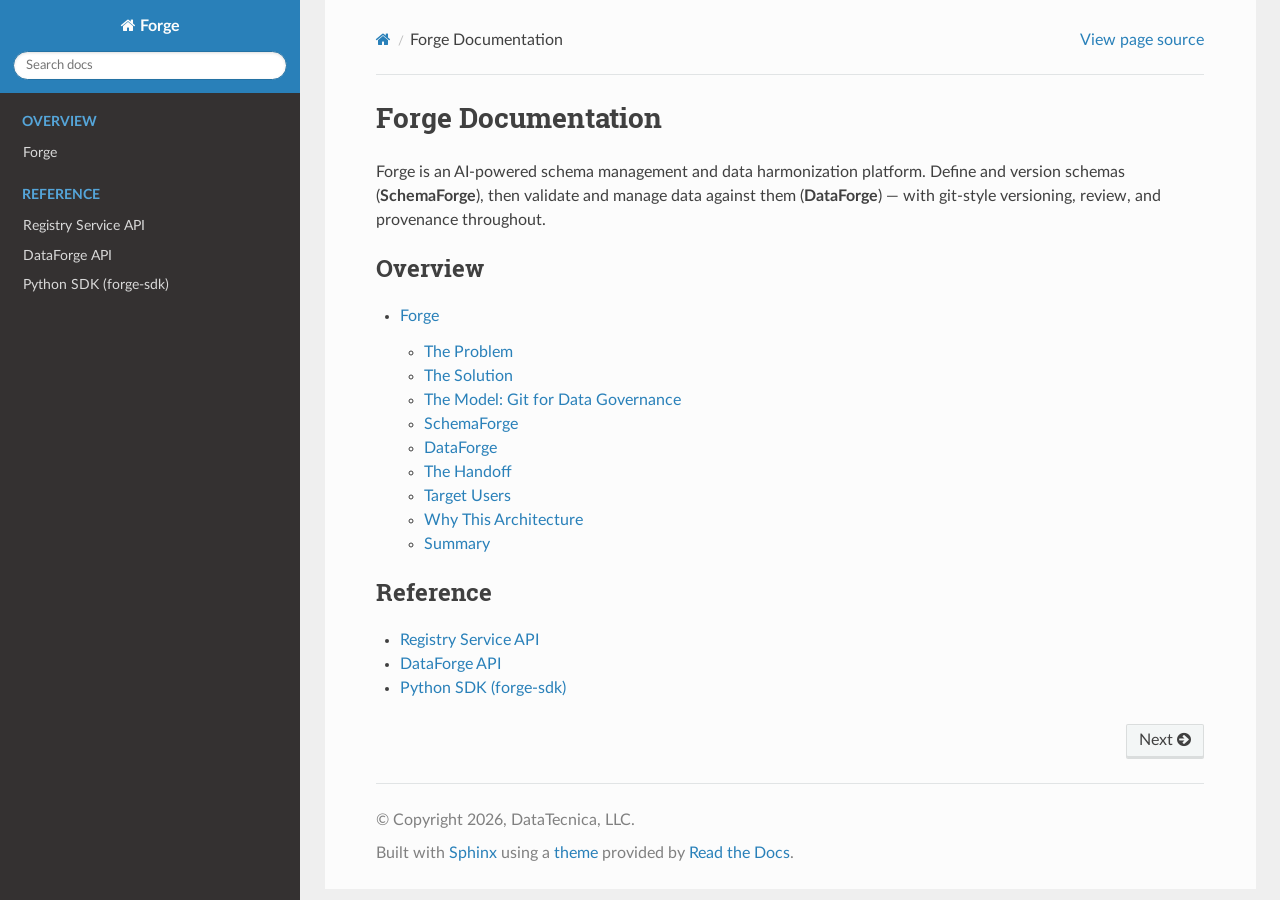
<file: index.html>
<!DOCTYPE html>
<html class="writer-html5" lang="en" data-content_root="./">
<head>
  <meta charset="utf-8" /><meta name="generator" content="Docutils 0.18.1: http://docutils.sourceforge.net/" />

  <meta name="viewport" content="width=device-width, initial-scale=1.0" />
  <title>Forge Documentation &mdash; Forge  documentation</title>
      <link rel="stylesheet" type="text/css" href="_static/pygments.css?v=b86133f3" />
      <link rel="stylesheet" type="text/css" href="_static/css/theme.css?v=9edc463e" />
      <link rel="stylesheet" type="text/css" href="_static/custom.css?v=1e2d013c" />

  
      <script src="_static/jquery.js?v=5d32c60e"></script>
      <script src="_static/_sphinx_javascript_frameworks_compat.js?v=2cd50e6c"></script>
      <script src="_static/documentation_options.js?v=5929fcd5"></script>
      <script src="_static/doctools.js?v=9a2dae69"></script>
      <script src="_static/sphinx_highlight.js?v=dc90522c"></script>
    <script src="_static/js/theme.js"></script>
    <link rel="index" title="Index" href="genindex.html" />
    <link rel="search" title="Search" href="search.html" />
    <link rel="next" title="Forge" href="platform/forge-executive-summary.html" /> 
</head>

<body class="wy-body-for-nav"> 
  <div class="wy-grid-for-nav">
    <nav data-toggle="wy-nav-shift" class="wy-nav-side">
      <div class="wy-side-scroll">
        <div class="wy-side-nav-search"  style="background: #2980B9" >

          
          
          <a href="#" class="icon icon-home">
            Forge
          </a>
<div role="search">
  <form id="rtd-search-form" class="wy-form" action="search.html" method="get">
    <input type="text" name="q" placeholder="Search docs" aria-label="Search docs" />
    <input type="hidden" name="check_keywords" value="yes" />
    <input type="hidden" name="area" value="default" />
  </form>
</div>
        </div><div class="wy-menu wy-menu-vertical" data-spy="affix" role="navigation" aria-label="Navigation menu">
              <p class="caption" role="heading"><span class="caption-text">Overview</span></p>
<ul>
<li class="toctree-l1"><a class="reference internal" href="platform/forge-executive-summary.html">Forge</a></li>
</ul>
<p class="caption" role="heading"><span class="caption-text">Reference</span></p>
<ul>
<li class="toctree-l1"><a class="reference internal" href="reference/registry-api.html">Registry Service API</a></li>
<li class="toctree-l1"><a class="reference internal" href="reference/dataforge-api.html">DataForge API</a></li>
<li class="toctree-l1"><a class="reference internal" href="reference/sdk.html">Python SDK (forge-sdk)</a></li>
</ul>

        </div>
      </div>
    </nav>

    <section data-toggle="wy-nav-shift" class="wy-nav-content-wrap"><nav class="wy-nav-top" aria-label="Mobile navigation menu"  style="background: #2980B9" >
          <i data-toggle="wy-nav-top" class="fa fa-bars"></i>
          <a href="#">Forge</a>
      </nav>

      <div class="wy-nav-content">
        <div class="rst-content">
          <div role="navigation" aria-label="Page navigation">
  <ul class="wy-breadcrumbs">
      <li><a href="#" class="icon icon-home" aria-label="Home"></a></li>
      <li class="breadcrumb-item active">Forge Documentation</li>
      <li class="wy-breadcrumbs-aside">
            <a href="_sources/index.rst.txt" rel="nofollow"> View page source</a>
      </li>
  </ul>
  <hr/>
</div>
          <div role="main" class="document" itemscope="itemscope" itemtype="http://schema.org/Article">
           <div itemprop="articleBody">
             
  <section id="forge-documentation">
<h1>Forge Documentation<a class="headerlink" href="#forge-documentation" title="Link to this heading"></a></h1>
<p>Forge is an AI-powered schema management and data harmonization platform.
Define and version schemas (<strong>SchemaForge</strong>), then validate and manage data
against them (<strong>DataForge</strong>) — with git-style versioning, review, and
provenance throughout.</p>
<div class="toctree-wrapper compound">
<p class="caption" role="heading"><span class="caption-text">Overview</span></p>
<ul>
<li class="toctree-l1"><a class="reference internal" href="platform/forge-executive-summary.html">Forge</a><ul>
<li class="toctree-l2"><a class="reference internal" href="platform/forge-executive-summary.html#the-problem">The Problem</a></li>
<li class="toctree-l2"><a class="reference internal" href="platform/forge-executive-summary.html#the-solution">The Solution</a></li>
<li class="toctree-l2"><a class="reference internal" href="platform/forge-executive-summary.html#the-model-git-for-data-governance">The Model: Git for Data Governance</a></li>
<li class="toctree-l2"><a class="reference internal" href="platform/forge-executive-summary.html#schemaforge">SchemaForge</a></li>
<li class="toctree-l2"><a class="reference internal" href="platform/forge-executive-summary.html#dataforge">DataForge</a></li>
<li class="toctree-l2"><a class="reference internal" href="platform/forge-executive-summary.html#the-handoff">The Handoff</a></li>
<li class="toctree-l2"><a class="reference internal" href="platform/forge-executive-summary.html#target-users">Target Users</a></li>
<li class="toctree-l2"><a class="reference internal" href="platform/forge-executive-summary.html#why-this-architecture">Why This Architecture</a></li>
<li class="toctree-l2"><a class="reference internal" href="platform/forge-executive-summary.html#summary">Summary</a></li>
</ul>
</li>
</ul>
</div>
<div class="toctree-wrapper compound">
<p class="caption" role="heading"><span class="caption-text">Reference</span></p>
<ul>
<li class="toctree-l1"><a class="reference internal" href="reference/registry-api.html">Registry Service API</a></li>
<li class="toctree-l1"><a class="reference internal" href="reference/dataforge-api.html">DataForge API</a></li>
<li class="toctree-l1"><a class="reference internal" href="reference/sdk.html">Python SDK (forge-sdk)</a></li>
</ul>
</div>
</section>


           </div>
          </div>
          <footer><div class="rst-footer-buttons" role="navigation" aria-label="Footer">
        <a href="platform/forge-executive-summary.html" class="btn btn-neutral float-right" title="Forge" accesskey="n" rel="next">Next <span class="fa fa-arrow-circle-right" aria-hidden="true"></span></a>
    </div>

  <hr/>

  <div role="contentinfo">
    <p>&#169; Copyright 2026, DataTecnica, LLC.</p>
  </div>

  Built with <a href="https://www.sphinx-doc.org/">Sphinx</a> using a
    <a href="https://github.com/readthedocs/sphinx_rtd_theme">theme</a>
    provided by <a href="https://readthedocs.org">Read the Docs</a>.
   

</footer>
        </div>
      </div>
    </section>
  </div>
  <script>
      jQuery(function () {
          SphinxRtdTheme.Navigation.enable(true);
      });
  </script> 

</body>
</html>
</file>
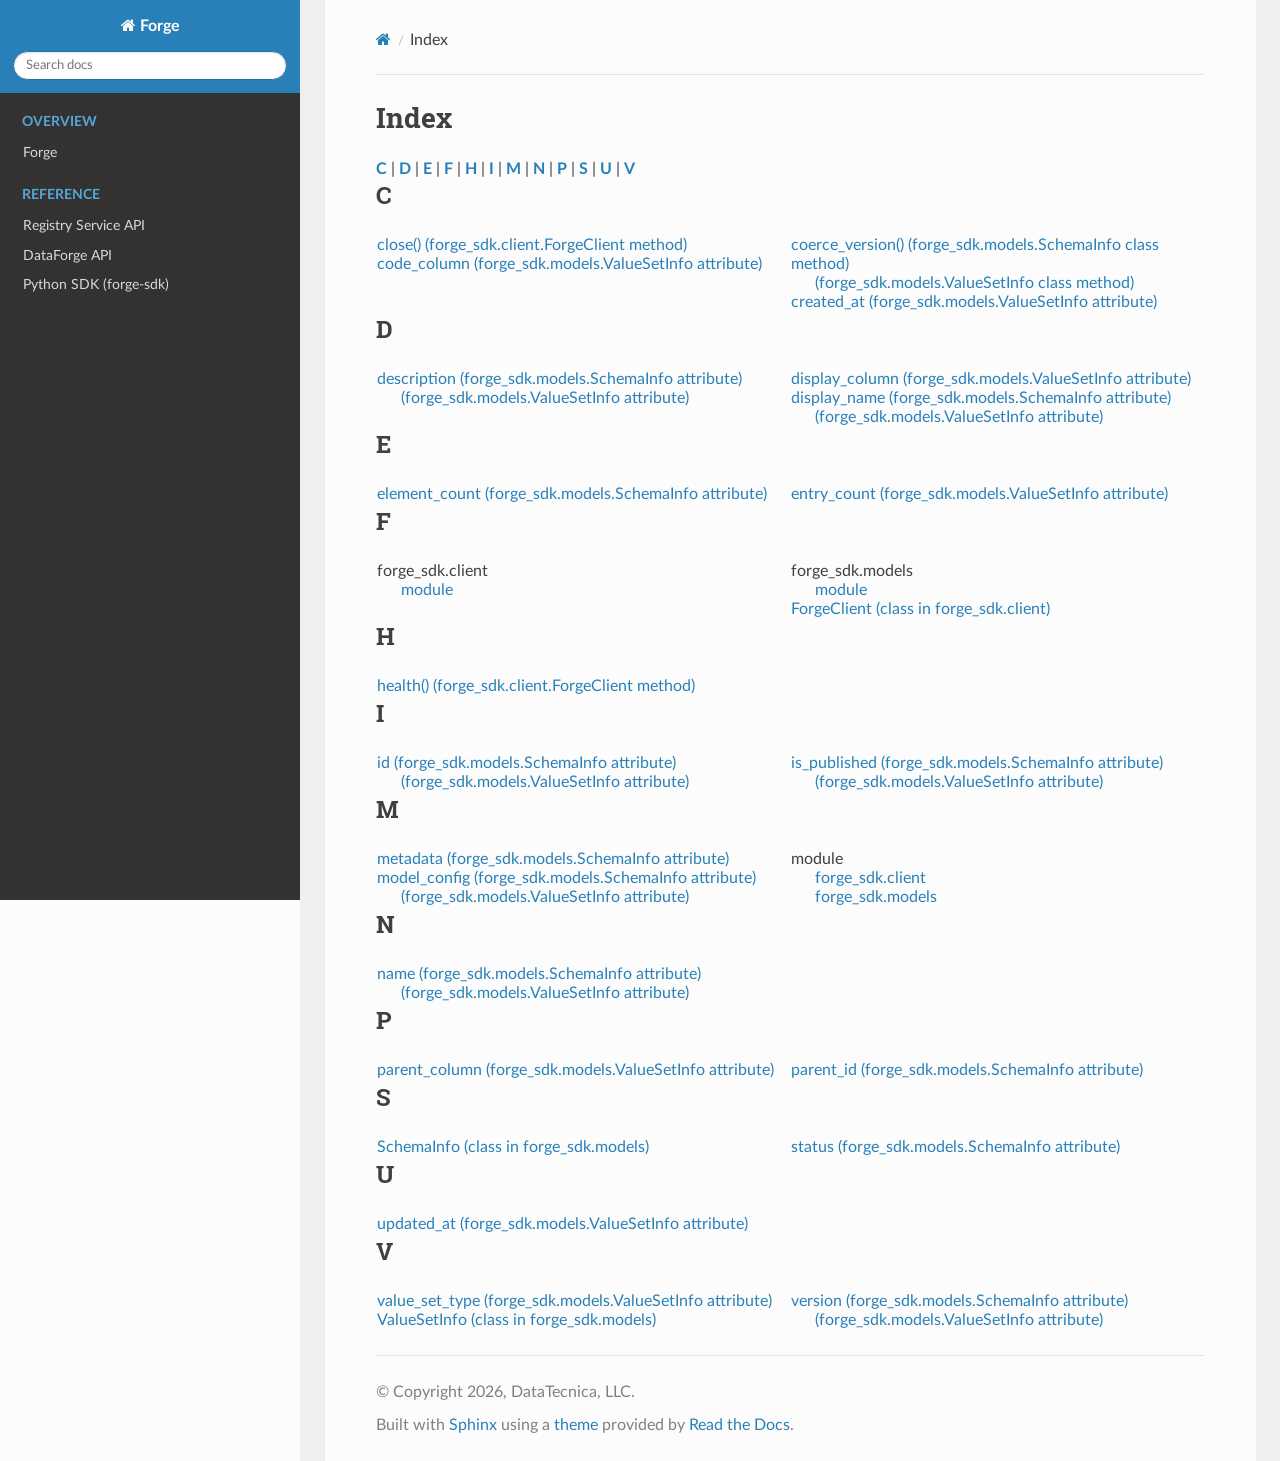
<file: genindex.html>
<!DOCTYPE html>
<html class="writer-html5" lang="en" data-content_root="./">
<head>
  <meta charset="utf-8" />
  <meta name="viewport" content="width=device-width, initial-scale=1.0" />
  <title>Index &mdash; Forge  documentation</title>
      <link rel="stylesheet" type="text/css" href="_static/pygments.css?v=b86133f3" />
      <link rel="stylesheet" type="text/css" href="_static/css/theme.css?v=9edc463e" />
      <link rel="stylesheet" type="text/css" href="_static/custom.css?v=1e2d013c" />

  
      <script src="_static/jquery.js?v=5d32c60e"></script>
      <script src="_static/_sphinx_javascript_frameworks_compat.js?v=2cd50e6c"></script>
      <script src="_static/documentation_options.js?v=5929fcd5"></script>
      <script src="_static/doctools.js?v=9a2dae69"></script>
      <script src="_static/sphinx_highlight.js?v=dc90522c"></script>
    <script src="_static/js/theme.js"></script>
    <link rel="index" title="Index" href="#" />
    <link rel="search" title="Search" href="search.html" /> 
</head>

<body class="wy-body-for-nav"> 
  <div class="wy-grid-for-nav">
    <nav data-toggle="wy-nav-shift" class="wy-nav-side">
      <div class="wy-side-scroll">
        <div class="wy-side-nav-search"  style="background: #2980B9" >

          
          
          <a href="index.html" class="icon icon-home">
            Forge
          </a>
<div role="search">
  <form id="rtd-search-form" class="wy-form" action="search.html" method="get">
    <input type="text" name="q" placeholder="Search docs" aria-label="Search docs" />
    <input type="hidden" name="check_keywords" value="yes" />
    <input type="hidden" name="area" value="default" />
  </form>
</div>
        </div><div class="wy-menu wy-menu-vertical" data-spy="affix" role="navigation" aria-label="Navigation menu">
              <p class="caption" role="heading"><span class="caption-text">Overview</span></p>
<ul>
<li class="toctree-l1"><a class="reference internal" href="platform/forge-executive-summary.html">Forge</a></li>
</ul>
<p class="caption" role="heading"><span class="caption-text">Reference</span></p>
<ul>
<li class="toctree-l1"><a class="reference internal" href="reference/registry-api.html">Registry Service API</a></li>
<li class="toctree-l1"><a class="reference internal" href="reference/dataforge-api.html">DataForge API</a></li>
<li class="toctree-l1"><a class="reference internal" href="reference/sdk.html">Python SDK (forge-sdk)</a></li>
</ul>

        </div>
      </div>
    </nav>

    <section data-toggle="wy-nav-shift" class="wy-nav-content-wrap"><nav class="wy-nav-top" aria-label="Mobile navigation menu"  style="background: #2980B9" >
          <i data-toggle="wy-nav-top" class="fa fa-bars"></i>
          <a href="index.html">Forge</a>
      </nav>

      <div class="wy-nav-content">
        <div class="rst-content">
          <div role="navigation" aria-label="Page navigation">
  <ul class="wy-breadcrumbs">
      <li><a href="index.html" class="icon icon-home" aria-label="Home"></a></li>
      <li class="breadcrumb-item active">Index</li>
      <li class="wy-breadcrumbs-aside">
      </li>
  </ul>
  <hr/>
</div>
          <div role="main" class="document" itemscope="itemscope" itemtype="http://schema.org/Article">
           <div itemprop="articleBody">
             

<h1 id="index">Index</h1>

<div class="genindex-jumpbox">
 <a href="#C"><strong>C</strong></a>
 | <a href="#D"><strong>D</strong></a>
 | <a href="#E"><strong>E</strong></a>
 | <a href="#F"><strong>F</strong></a>
 | <a href="#H"><strong>H</strong></a>
 | <a href="#I"><strong>I</strong></a>
 | <a href="#M"><strong>M</strong></a>
 | <a href="#N"><strong>N</strong></a>
 | <a href="#P"><strong>P</strong></a>
 | <a href="#S"><strong>S</strong></a>
 | <a href="#U"><strong>U</strong></a>
 | <a href="#V"><strong>V</strong></a>
 
</div>
<h2 id="C">C</h2>
<table style="width: 100%" class="indextable genindextable"><tr>
  <td style="width: 33%; vertical-align: top;"><ul>
      <li><a href="reference/sdk.html#forge_sdk.client.ForgeClient.close">close() (forge_sdk.client.ForgeClient method)</a>
</li>
      <li><a href="reference/sdk.html#forge_sdk.models.ValueSetInfo.code_column">code_column (forge_sdk.models.ValueSetInfo attribute)</a>
</li>
  </ul></td>
  <td style="width: 33%; vertical-align: top;"><ul>
      <li><a href="reference/sdk.html#forge_sdk.models.SchemaInfo.coerce_version">coerce_version() (forge_sdk.models.SchemaInfo class method)</a>

      <ul>
        <li><a href="reference/sdk.html#forge_sdk.models.ValueSetInfo.coerce_version">(forge_sdk.models.ValueSetInfo class method)</a>
</li>
      </ul></li>
      <li><a href="reference/sdk.html#forge_sdk.models.ValueSetInfo.created_at">created_at (forge_sdk.models.ValueSetInfo attribute)</a>
</li>
  </ul></td>
</tr></table>

<h2 id="D">D</h2>
<table style="width: 100%" class="indextable genindextable"><tr>
  <td style="width: 33%; vertical-align: top;"><ul>
      <li><a href="reference/sdk.html#forge_sdk.models.SchemaInfo.description">description (forge_sdk.models.SchemaInfo attribute)</a>

      <ul>
        <li><a href="reference/sdk.html#forge_sdk.models.ValueSetInfo.description">(forge_sdk.models.ValueSetInfo attribute)</a>
</li>
      </ul></li>
  </ul></td>
  <td style="width: 33%; vertical-align: top;"><ul>
      <li><a href="reference/sdk.html#forge_sdk.models.ValueSetInfo.display_column">display_column (forge_sdk.models.ValueSetInfo attribute)</a>
</li>
      <li><a href="reference/sdk.html#forge_sdk.models.SchemaInfo.display_name">display_name (forge_sdk.models.SchemaInfo attribute)</a>

      <ul>
        <li><a href="reference/sdk.html#forge_sdk.models.ValueSetInfo.display_name">(forge_sdk.models.ValueSetInfo attribute)</a>
</li>
      </ul></li>
  </ul></td>
</tr></table>

<h2 id="E">E</h2>
<table style="width: 100%" class="indextable genindextable"><tr>
  <td style="width: 33%; vertical-align: top;"><ul>
      <li><a href="reference/sdk.html#forge_sdk.models.SchemaInfo.element_count">element_count (forge_sdk.models.SchemaInfo attribute)</a>
</li>
  </ul></td>
  <td style="width: 33%; vertical-align: top;"><ul>
      <li><a href="reference/sdk.html#forge_sdk.models.ValueSetInfo.entry_count">entry_count (forge_sdk.models.ValueSetInfo attribute)</a>
</li>
  </ul></td>
</tr></table>

<h2 id="F">F</h2>
<table style="width: 100%" class="indextable genindextable"><tr>
  <td style="width: 33%; vertical-align: top;"><ul>
      <li>
    forge_sdk.client

      <ul>
        <li><a href="reference/sdk.html#module-forge_sdk.client">module</a>
</li>
      </ul></li>
  </ul></td>
  <td style="width: 33%; vertical-align: top;"><ul>
      <li>
    forge_sdk.models

      <ul>
        <li><a href="reference/sdk.html#module-forge_sdk.models">module</a>
</li>
      </ul></li>
      <li><a href="reference/sdk.html#forge_sdk.client.ForgeClient">ForgeClient (class in forge_sdk.client)</a>
</li>
  </ul></td>
</tr></table>

<h2 id="H">H</h2>
<table style="width: 100%" class="indextable genindextable"><tr>
  <td style="width: 33%; vertical-align: top;"><ul>
      <li><a href="reference/sdk.html#forge_sdk.client.ForgeClient.health">health() (forge_sdk.client.ForgeClient method)</a>
</li>
  </ul></td>
</tr></table>

<h2 id="I">I</h2>
<table style="width: 100%" class="indextable genindextable"><tr>
  <td style="width: 33%; vertical-align: top;"><ul>
      <li><a href="reference/sdk.html#forge_sdk.models.SchemaInfo.id">id (forge_sdk.models.SchemaInfo attribute)</a>

      <ul>
        <li><a href="reference/sdk.html#forge_sdk.models.ValueSetInfo.id">(forge_sdk.models.ValueSetInfo attribute)</a>
</li>
      </ul></li>
  </ul></td>
  <td style="width: 33%; vertical-align: top;"><ul>
      <li><a href="reference/sdk.html#forge_sdk.models.SchemaInfo.is_published">is_published (forge_sdk.models.SchemaInfo attribute)</a>

      <ul>
        <li><a href="reference/sdk.html#forge_sdk.models.ValueSetInfo.is_published">(forge_sdk.models.ValueSetInfo attribute)</a>
</li>
      </ul></li>
  </ul></td>
</tr></table>

<h2 id="M">M</h2>
<table style="width: 100%" class="indextable genindextable"><tr>
  <td style="width: 33%; vertical-align: top;"><ul>
      <li><a href="reference/sdk.html#forge_sdk.models.SchemaInfo.metadata">metadata (forge_sdk.models.SchemaInfo attribute)</a>
</li>
      <li><a href="reference/sdk.html#forge_sdk.models.SchemaInfo.model_config">model_config (forge_sdk.models.SchemaInfo attribute)</a>

      <ul>
        <li><a href="reference/sdk.html#forge_sdk.models.ValueSetInfo.model_config">(forge_sdk.models.ValueSetInfo attribute)</a>
</li>
      </ul></li>
  </ul></td>
  <td style="width: 33%; vertical-align: top;"><ul>
      <li>
    module

      <ul>
        <li><a href="reference/sdk.html#module-forge_sdk.client">forge_sdk.client</a>
</li>
        <li><a href="reference/sdk.html#module-forge_sdk.models">forge_sdk.models</a>
</li>
      </ul></li>
  </ul></td>
</tr></table>

<h2 id="N">N</h2>
<table style="width: 100%" class="indextable genindextable"><tr>
  <td style="width: 33%; vertical-align: top;"><ul>
      <li><a href="reference/sdk.html#forge_sdk.models.SchemaInfo.name">name (forge_sdk.models.SchemaInfo attribute)</a>

      <ul>
        <li><a href="reference/sdk.html#forge_sdk.models.ValueSetInfo.name">(forge_sdk.models.ValueSetInfo attribute)</a>
</li>
      </ul></li>
  </ul></td>
</tr></table>

<h2 id="P">P</h2>
<table style="width: 100%" class="indextable genindextable"><tr>
  <td style="width: 33%; vertical-align: top;"><ul>
      <li><a href="reference/sdk.html#forge_sdk.models.ValueSetInfo.parent_column">parent_column (forge_sdk.models.ValueSetInfo attribute)</a>
</li>
  </ul></td>
  <td style="width: 33%; vertical-align: top;"><ul>
      <li><a href="reference/sdk.html#forge_sdk.models.SchemaInfo.parent_id">parent_id (forge_sdk.models.SchemaInfo attribute)</a>
</li>
  </ul></td>
</tr></table>

<h2 id="S">S</h2>
<table style="width: 100%" class="indextable genindextable"><tr>
  <td style="width: 33%; vertical-align: top;"><ul>
      <li><a href="reference/sdk.html#forge_sdk.models.SchemaInfo">SchemaInfo (class in forge_sdk.models)</a>
</li>
  </ul></td>
  <td style="width: 33%; vertical-align: top;"><ul>
      <li><a href="reference/sdk.html#forge_sdk.models.SchemaInfo.status">status (forge_sdk.models.SchemaInfo attribute)</a>
</li>
  </ul></td>
</tr></table>

<h2 id="U">U</h2>
<table style="width: 100%" class="indextable genindextable"><tr>
  <td style="width: 33%; vertical-align: top;"><ul>
      <li><a href="reference/sdk.html#forge_sdk.models.ValueSetInfo.updated_at">updated_at (forge_sdk.models.ValueSetInfo attribute)</a>
</li>
  </ul></td>
</tr></table>

<h2 id="V">V</h2>
<table style="width: 100%" class="indextable genindextable"><tr>
  <td style="width: 33%; vertical-align: top;"><ul>
      <li><a href="reference/sdk.html#forge_sdk.models.ValueSetInfo.value_set_type">value_set_type (forge_sdk.models.ValueSetInfo attribute)</a>
</li>
      <li><a href="reference/sdk.html#forge_sdk.models.ValueSetInfo">ValueSetInfo (class in forge_sdk.models)</a>
</li>
  </ul></td>
  <td style="width: 33%; vertical-align: top;"><ul>
      <li><a href="reference/sdk.html#forge_sdk.models.SchemaInfo.version">version (forge_sdk.models.SchemaInfo attribute)</a>

      <ul>
        <li><a href="reference/sdk.html#forge_sdk.models.ValueSetInfo.version">(forge_sdk.models.ValueSetInfo attribute)</a>
</li>
      </ul></li>
  </ul></td>
</tr></table>



           </div>
          </div>
          <footer>

  <hr/>

  <div role="contentinfo">
    <p>&#169; Copyright 2026, DataTecnica, LLC.</p>
  </div>

  Built with <a href="https://www.sphinx-doc.org/">Sphinx</a> using a
    <a href="https://github.com/readthedocs/sphinx_rtd_theme">theme</a>
    provided by <a href="https://readthedocs.org">Read the Docs</a>.
   

</footer>
        </div>
      </div>
    </section>
  </div>
  <script>
      jQuery(function () {
          SphinxRtdTheme.Navigation.enable(true);
      });
  </script> 

</body>
</html>
</file>
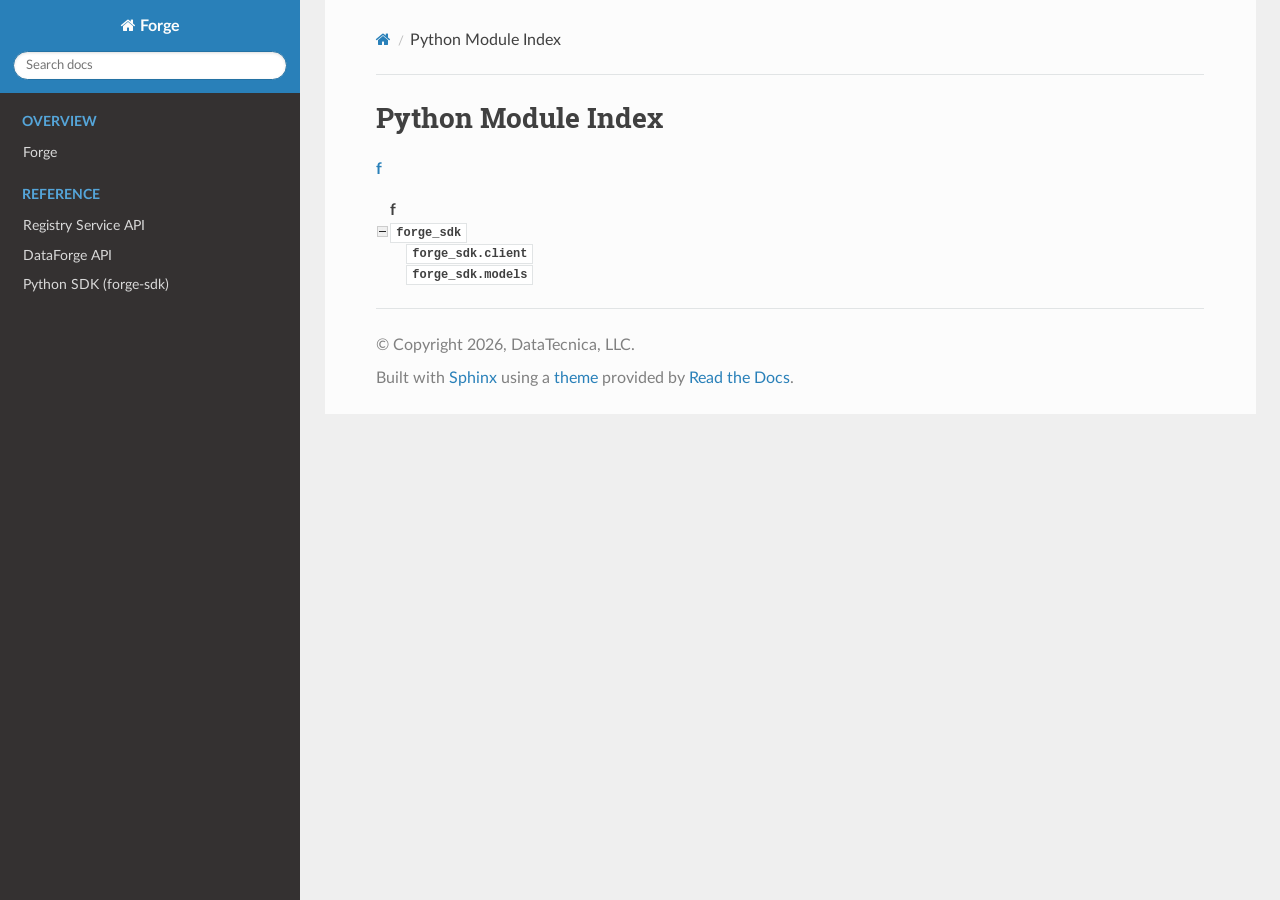
<file: py-modindex.html>
<!DOCTYPE html>
<html class="writer-html5" lang="en" data-content_root="./">
<head>
  <meta charset="utf-8" />
  <meta name="viewport" content="width=device-width, initial-scale=1.0" />
  <title>Python Module Index &mdash; Forge  documentation</title>
      <link rel="stylesheet" type="text/css" href="_static/pygments.css?v=b86133f3" />
      <link rel="stylesheet" type="text/css" href="_static/css/theme.css?v=9edc463e" />
      <link rel="stylesheet" type="text/css" href="_static/custom.css?v=1e2d013c" />

  
      <script src="_static/jquery.js?v=5d32c60e"></script>
      <script src="_static/_sphinx_javascript_frameworks_compat.js?v=2cd50e6c"></script>
      <script src="_static/documentation_options.js?v=5929fcd5"></script>
      <script src="_static/doctools.js?v=9a2dae69"></script>
      <script src="_static/sphinx_highlight.js?v=dc90522c"></script>
    <script src="_static/js/theme.js"></script>
    <link rel="index" title="Index" href="genindex.html" />
    <link rel="search" title="Search" href="search.html" />
 


</head>

<body class="wy-body-for-nav"> 
  <div class="wy-grid-for-nav">
    <nav data-toggle="wy-nav-shift" class="wy-nav-side">
      <div class="wy-side-scroll">
        <div class="wy-side-nav-search"  style="background: #2980B9" >

          
          
          <a href="index.html" class="icon icon-home">
            Forge
          </a>
<div role="search">
  <form id="rtd-search-form" class="wy-form" action="search.html" method="get">
    <input type="text" name="q" placeholder="Search docs" aria-label="Search docs" />
    <input type="hidden" name="check_keywords" value="yes" />
    <input type="hidden" name="area" value="default" />
  </form>
</div>
        </div><div class="wy-menu wy-menu-vertical" data-spy="affix" role="navigation" aria-label="Navigation menu">
              <p class="caption" role="heading"><span class="caption-text">Overview</span></p>
<ul>
<li class="toctree-l1"><a class="reference internal" href="platform/forge-executive-summary.html">Forge</a></li>
</ul>
<p class="caption" role="heading"><span class="caption-text">Reference</span></p>
<ul>
<li class="toctree-l1"><a class="reference internal" href="reference/registry-api.html">Registry Service API</a></li>
<li class="toctree-l1"><a class="reference internal" href="reference/dataforge-api.html">DataForge API</a></li>
<li class="toctree-l1"><a class="reference internal" href="reference/sdk.html">Python SDK (forge-sdk)</a></li>
</ul>

        </div>
      </div>
    </nav>

    <section data-toggle="wy-nav-shift" class="wy-nav-content-wrap"><nav class="wy-nav-top" aria-label="Mobile navigation menu"  style="background: #2980B9" >
          <i data-toggle="wy-nav-top" class="fa fa-bars"></i>
          <a href="index.html">Forge</a>
      </nav>

      <div class="wy-nav-content">
        <div class="rst-content">
          <div role="navigation" aria-label="Page navigation">
  <ul class="wy-breadcrumbs">
      <li><a href="index.html" class="icon icon-home" aria-label="Home"></a></li>
      <li class="breadcrumb-item active">Python Module Index</li>
      <li class="wy-breadcrumbs-aside">
      </li>
  </ul>
  <hr/>
</div>
          <div role="main" class="document" itemscope="itemscope" itemtype="http://schema.org/Article">
           <div itemprop="articleBody">
             

   <h1>Python Module Index</h1>

   <div class="modindex-jumpbox">
   <a href="#cap-f"><strong>f</strong></a>
   </div>

   <table class="indextable modindextable">
     <tr class="pcap"><td></td><td>&#160;</td><td></td></tr>
     <tr class="cap" id="cap-f"><td></td><td>
       <strong>f</strong></td><td></td></tr>
     <tr>
       <td><img src="_static/minus.png" class="toggler"
              id="toggle-1" style="display: none" alt="-" /></td>
       <td>
       <code class="xref">forge_sdk</code></td><td>
       <em></em></td></tr>
     <tr class="cg-1">
       <td></td>
       <td>&#160;&#160;&#160;
       <a href="reference/sdk.html#module-forge_sdk.client"><code class="xref">forge_sdk.client</code></a></td><td>
       <em></em></td></tr>
     <tr class="cg-1">
       <td></td>
       <td>&#160;&#160;&#160;
       <a href="reference/sdk.html#module-forge_sdk.models"><code class="xref">forge_sdk.models</code></a></td><td>
       <em></em></td></tr>
   </table>


           </div>
          </div>
          <footer>

  <hr/>

  <div role="contentinfo">
    <p>&#169; Copyright 2026, DataTecnica, LLC.</p>
  </div>

  Built with <a href="https://www.sphinx-doc.org/">Sphinx</a> using a
    <a href="https://github.com/readthedocs/sphinx_rtd_theme">theme</a>
    provided by <a href="https://readthedocs.org">Read the Docs</a>.
   

</footer>
        </div>
      </div>
    </section>
  </div>
  <script>
      jQuery(function () {
          SphinxRtdTheme.Navigation.enable(true);
      });
  </script> 

</body>
</html>
</file>
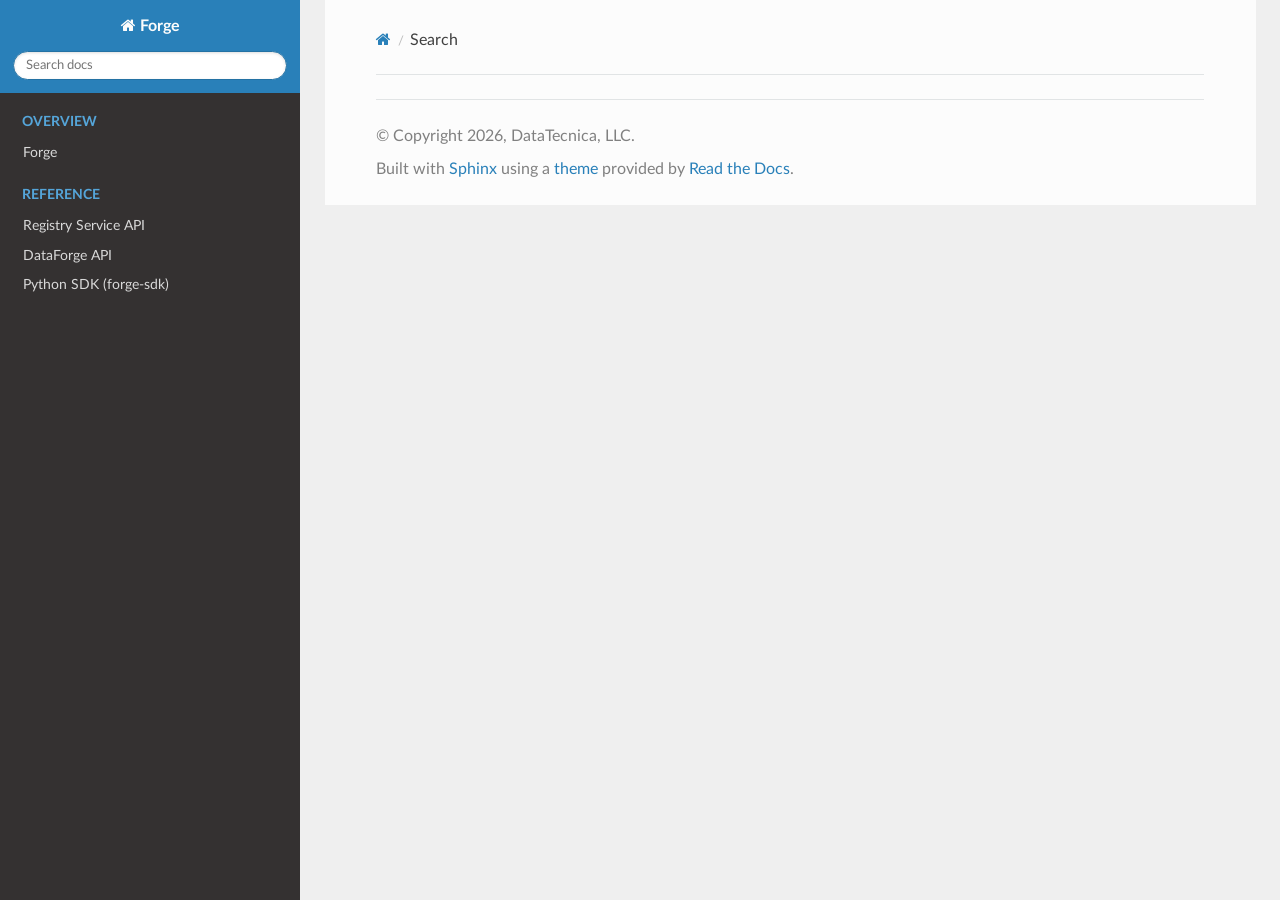
<file: search.html>
<!DOCTYPE html>
<html class="writer-html5" lang="en" data-content_root="./">
<head>
  <meta charset="utf-8" />
  <meta name="viewport" content="width=device-width, initial-scale=1.0" />
  <title>Search &mdash; Forge  documentation</title>
      <link rel="stylesheet" type="text/css" href="_static/pygments.css?v=b86133f3" />
      <link rel="stylesheet" type="text/css" href="_static/css/theme.css?v=9edc463e" />
      <link rel="stylesheet" type="text/css" href="_static/custom.css?v=1e2d013c" />

  
    
      <script src="_static/jquery.js?v=5d32c60e"></script>
      <script src="_static/_sphinx_javascript_frameworks_compat.js?v=2cd50e6c"></script>
      <script src="_static/documentation_options.js?v=5929fcd5"></script>
      <script src="_static/doctools.js?v=9a2dae69"></script>
      <script src="_static/sphinx_highlight.js?v=dc90522c"></script>
    <script src="_static/js/theme.js"></script>
    <script src="_static/searchtools.js"></script>
    <script src="_static/language_data.js"></script>
    <link rel="index" title="Index" href="genindex.html" />
    <link rel="search" title="Search" href="#" /> 
</head>

<body class="wy-body-for-nav"> 
  <div class="wy-grid-for-nav">
    <nav data-toggle="wy-nav-shift" class="wy-nav-side">
      <div class="wy-side-scroll">
        <div class="wy-side-nav-search"  style="background: #2980B9" >

          
          
          <a href="index.html" class="icon icon-home">
            Forge
          </a>
<div role="search">
  <form id="rtd-search-form" class="wy-form" action="#" method="get">
    <input type="text" name="q" placeholder="Search docs" aria-label="Search docs" />
    <input type="hidden" name="check_keywords" value="yes" />
    <input type="hidden" name="area" value="default" />
  </form>
</div>
        </div><div class="wy-menu wy-menu-vertical" data-spy="affix" role="navigation" aria-label="Navigation menu">
              <p class="caption" role="heading"><span class="caption-text">Overview</span></p>
<ul>
<li class="toctree-l1"><a class="reference internal" href="platform/forge-executive-summary.html">Forge</a></li>
</ul>
<p class="caption" role="heading"><span class="caption-text">Reference</span></p>
<ul>
<li class="toctree-l1"><a class="reference internal" href="reference/registry-api.html">Registry Service API</a></li>
<li class="toctree-l1"><a class="reference internal" href="reference/dataforge-api.html">DataForge API</a></li>
<li class="toctree-l1"><a class="reference internal" href="reference/sdk.html">Python SDK (forge-sdk)</a></li>
</ul>

        </div>
      </div>
    </nav>

    <section data-toggle="wy-nav-shift" class="wy-nav-content-wrap"><nav class="wy-nav-top" aria-label="Mobile navigation menu"  style="background: #2980B9" >
          <i data-toggle="wy-nav-top" class="fa fa-bars"></i>
          <a href="index.html">Forge</a>
      </nav>

      <div class="wy-nav-content">
        <div class="rst-content">
          <div role="navigation" aria-label="Page navigation">
  <ul class="wy-breadcrumbs">
      <li><a href="index.html" class="icon icon-home" aria-label="Home"></a></li>
      <li class="breadcrumb-item active">Search</li>
      <li class="wy-breadcrumbs-aside">
      </li>
  </ul>
  <hr/>
</div>
          <div role="main" class="document" itemscope="itemscope" itemtype="http://schema.org/Article">
           <div itemprop="articleBody">
             
  <noscript>
  <div id="fallback" class="admonition warning">
    <p class="last">
      Please activate JavaScript to enable the search functionality.
    </p>
  </div>
  </noscript>

  
  <div id="search-results">
  
  </div>

           </div>
          </div>
          <footer>

  <hr/>

  <div role="contentinfo">
    <p>&#169; Copyright 2026, DataTecnica, LLC.</p>
  </div>

  Built with <a href="https://www.sphinx-doc.org/">Sphinx</a> using a
    <a href="https://github.com/readthedocs/sphinx_rtd_theme">theme</a>
    provided by <a href="https://readthedocs.org">Read the Docs</a>.
   

</footer>
        </div>
      </div>
    </section>
  </div>
  <script>
      jQuery(function () {
          SphinxRtdTheme.Navigation.enable(true);
      });
  </script>
  <script>
    jQuery(function() { Search.loadIndex("searchindex.js"); });
  </script>
  
  <script id="searchindexloader"></script>
   


</body>
</html>
</file>
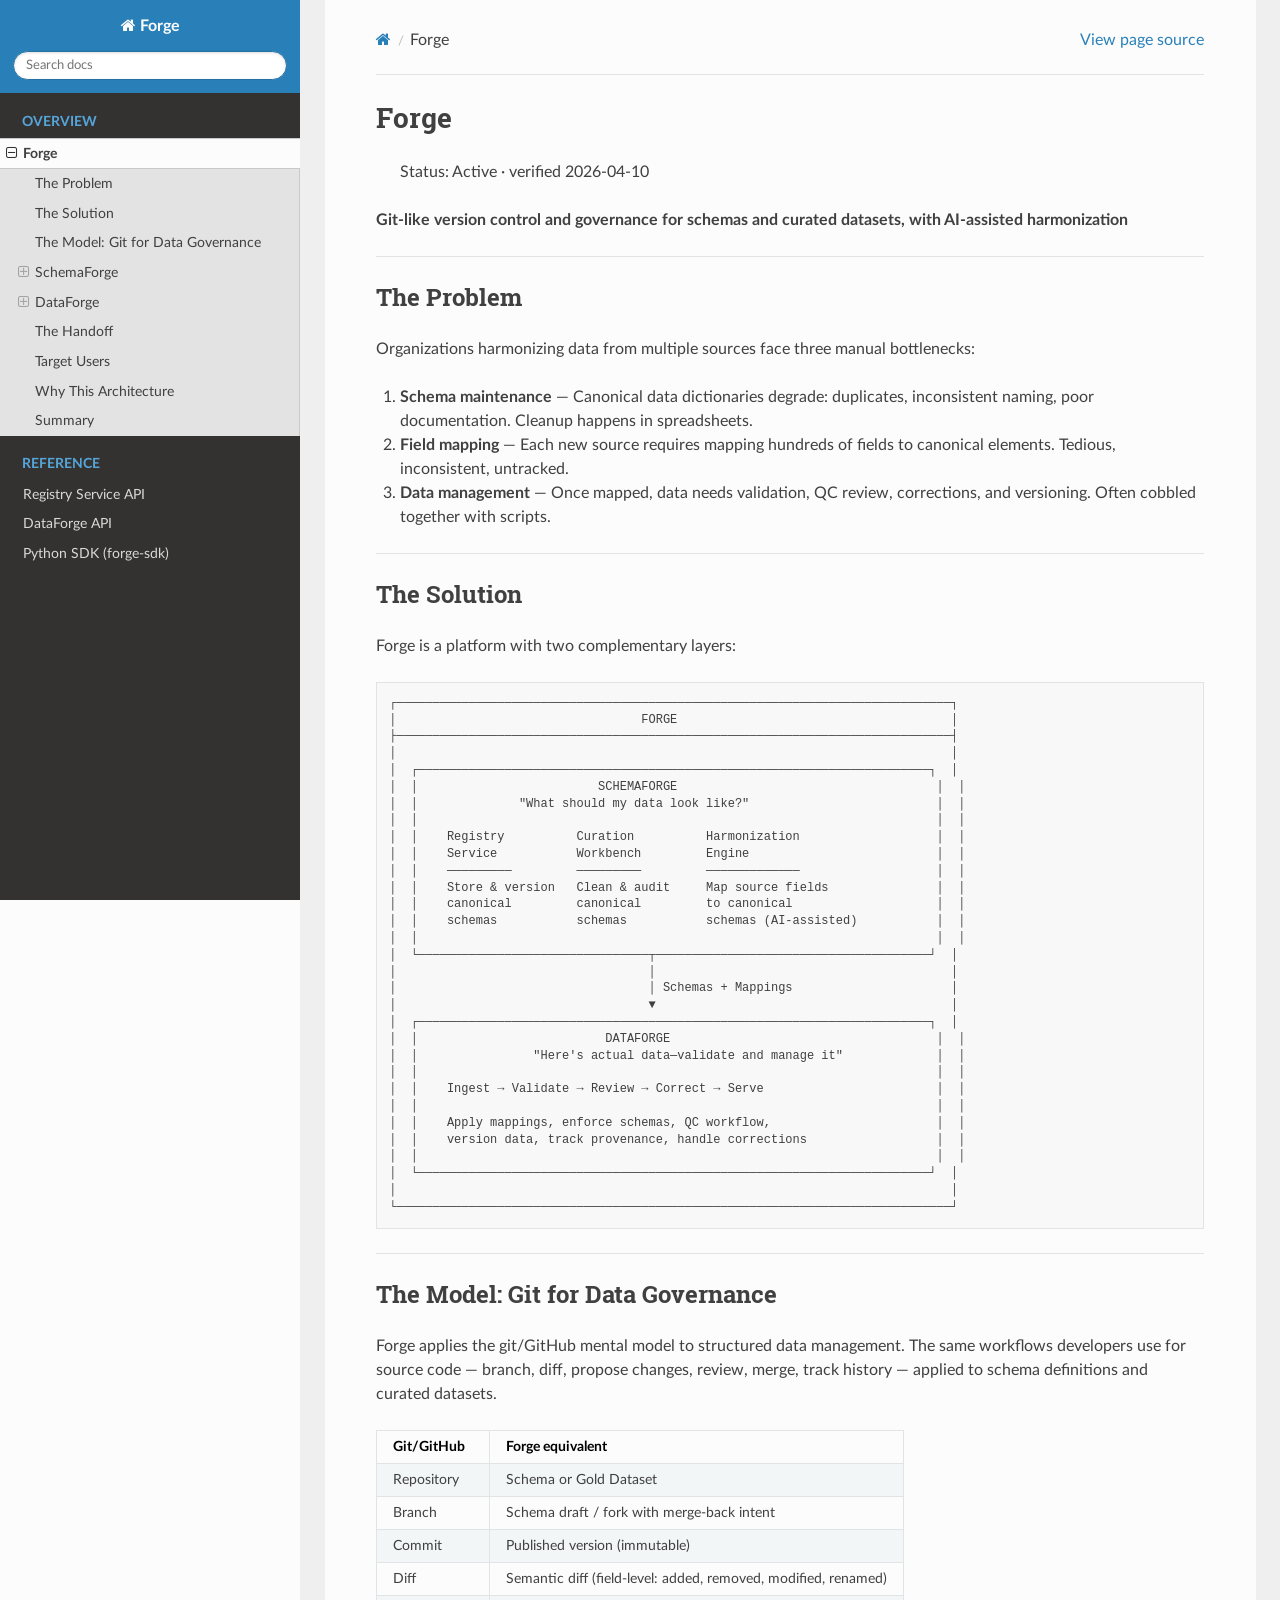
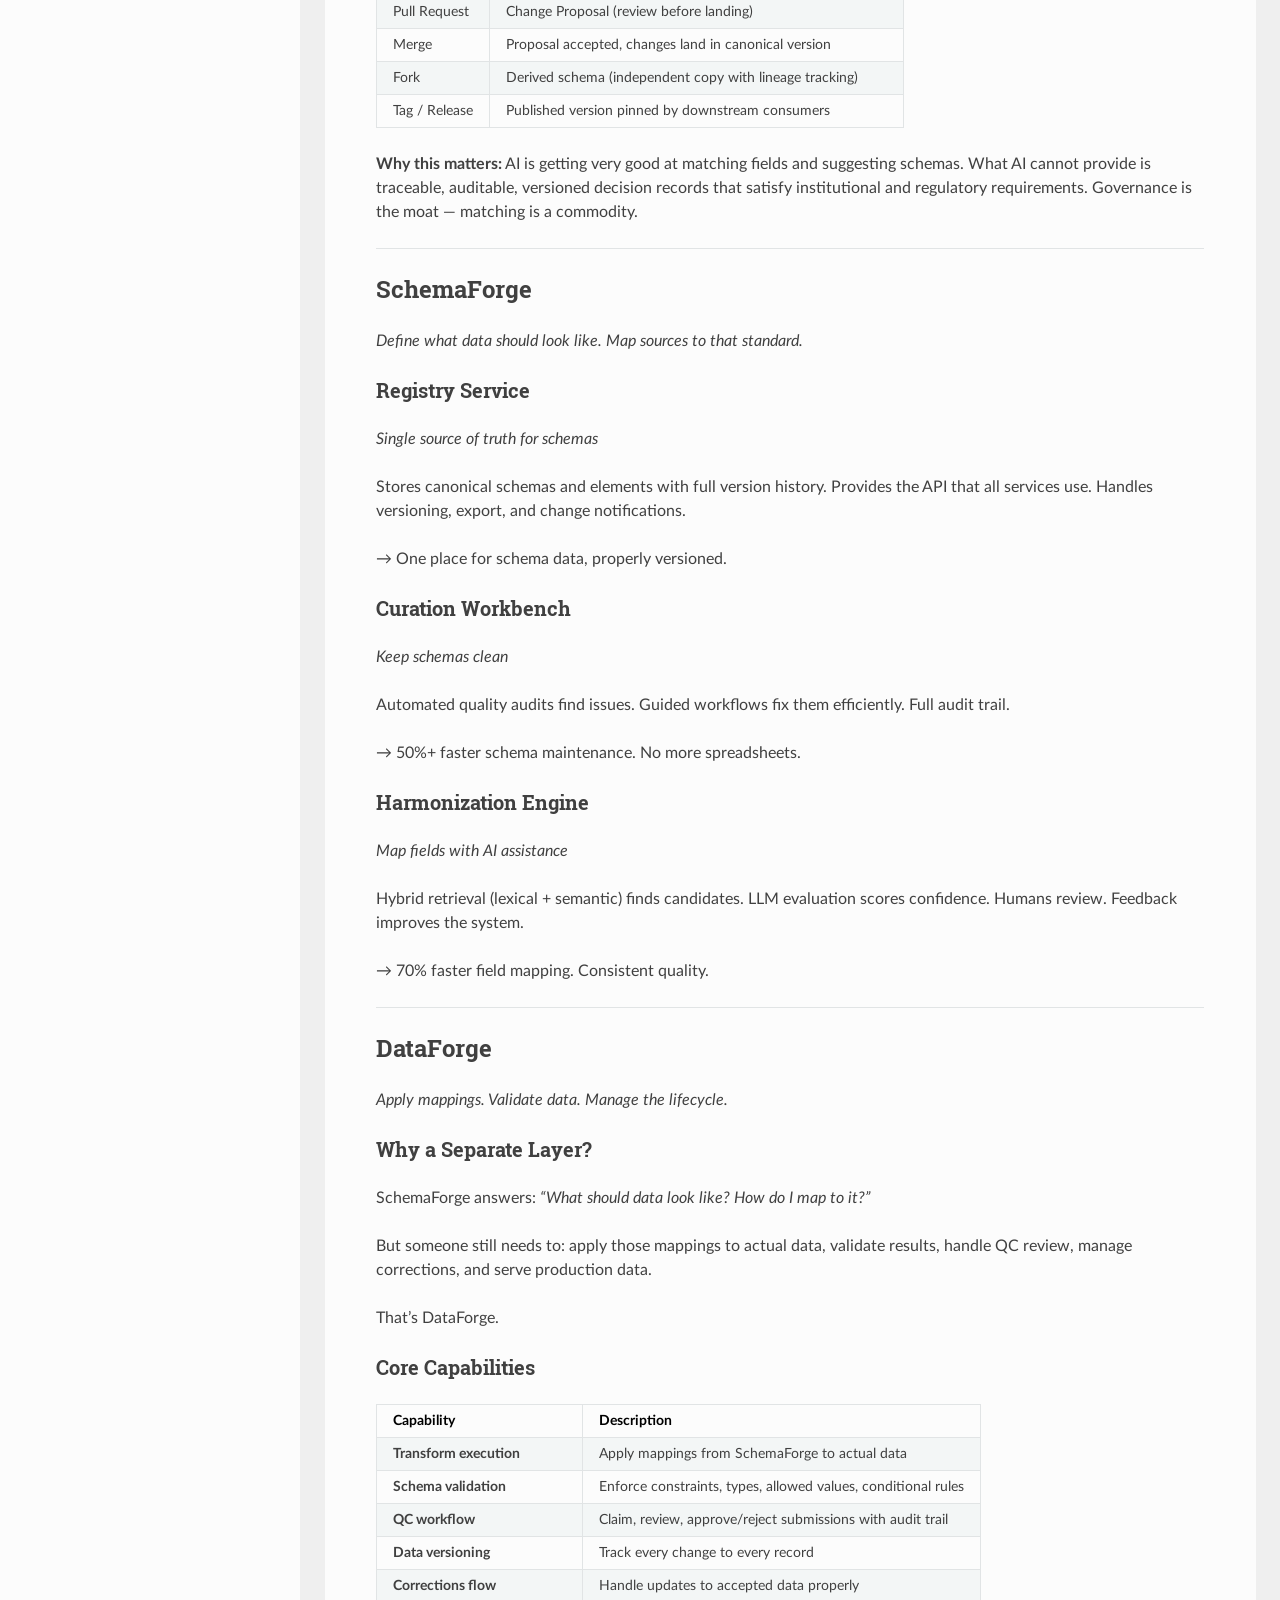
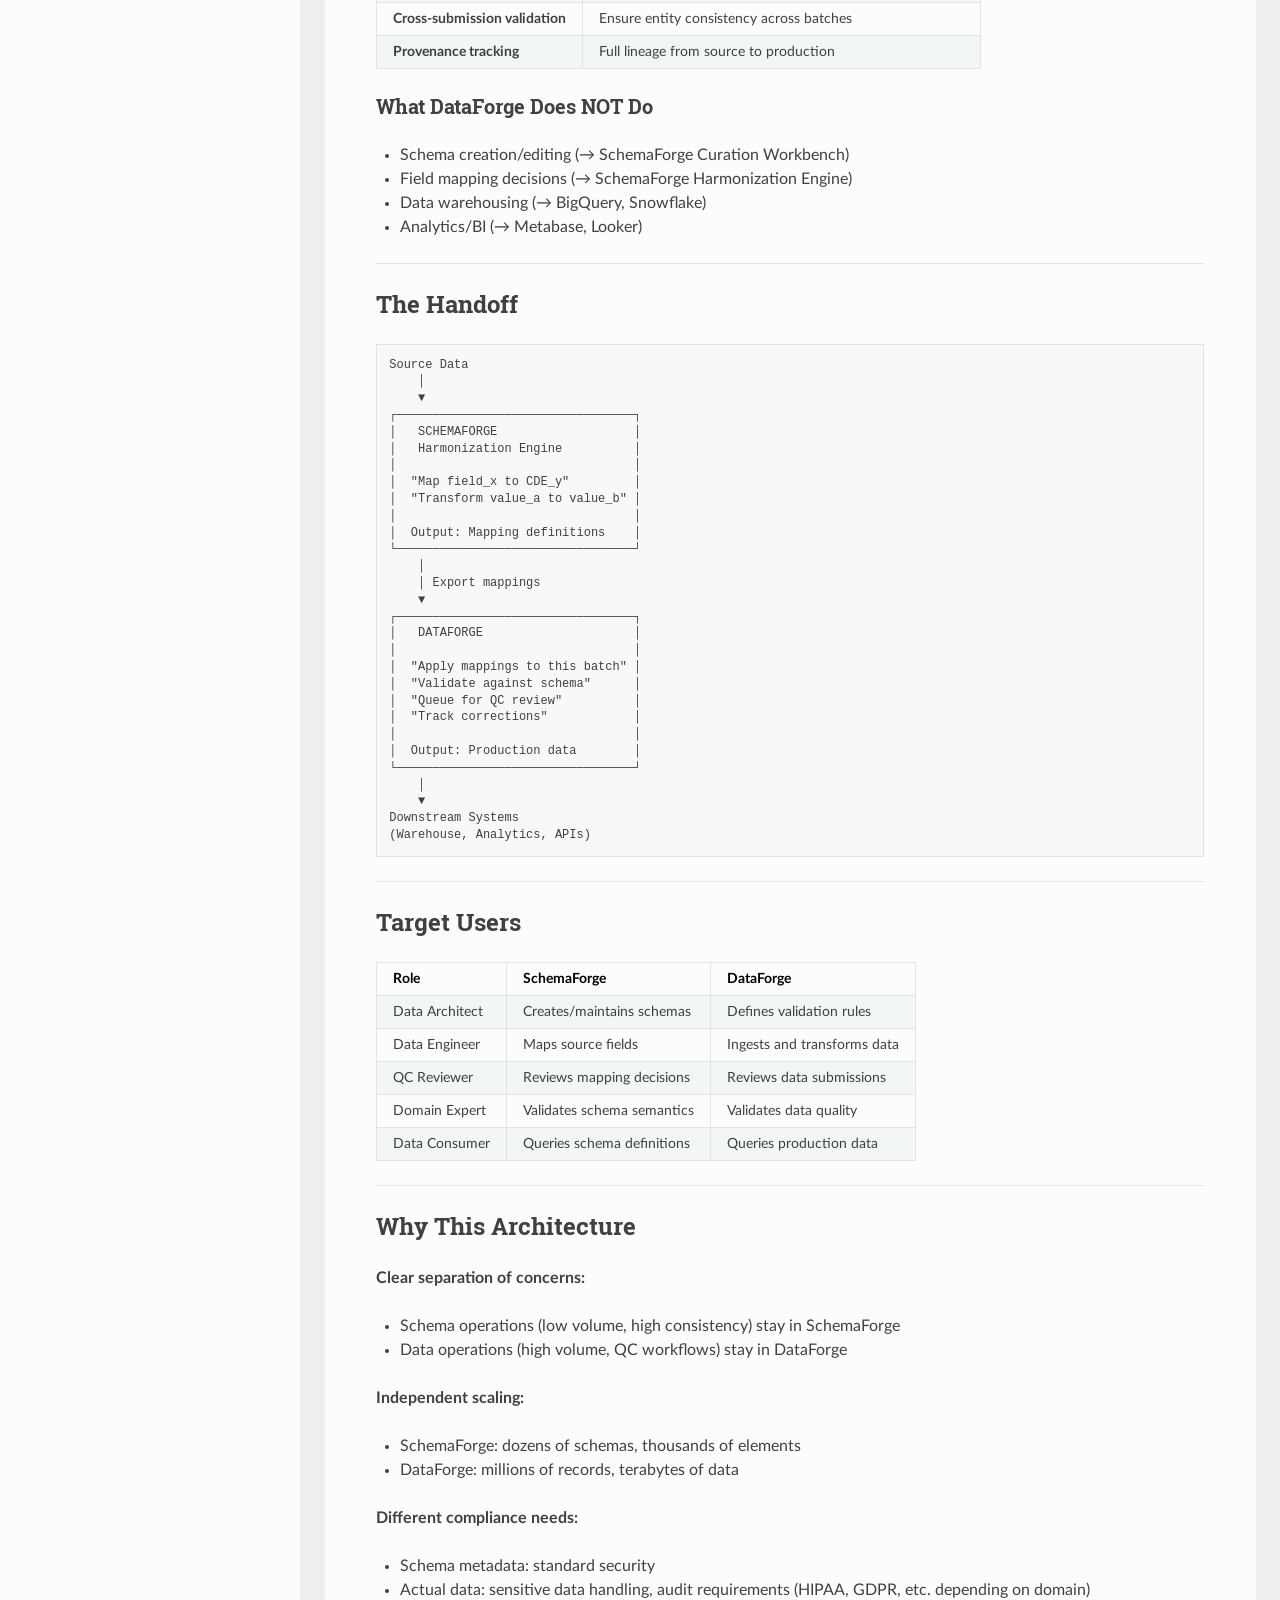
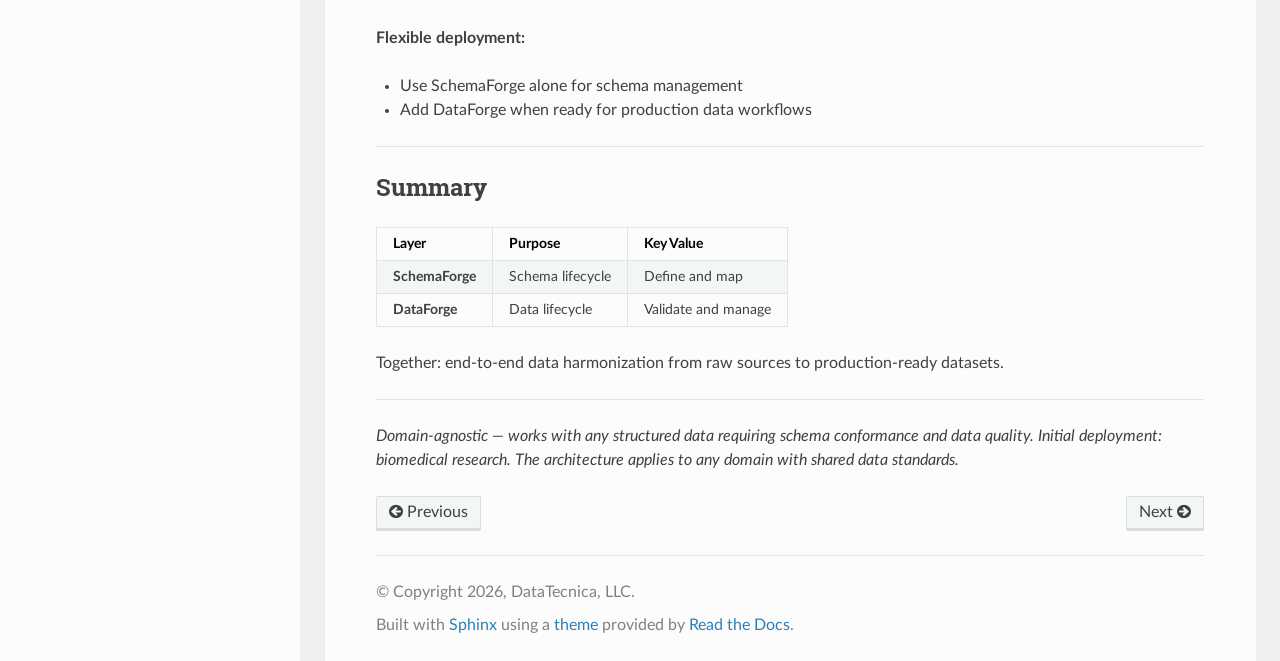
<file: platform/forge-executive-summary.html>
<!DOCTYPE html>
<html class="writer-html5" lang="en" data-content_root="../">
<head>
  <meta charset="utf-8" /><meta name="generator" content="Docutils 0.18.1: http://docutils.sourceforge.net/" />

  <meta name="viewport" content="width=device-width, initial-scale=1.0" />
  <title>Forge &mdash; Forge  documentation</title>
      <link rel="stylesheet" type="text/css" href="../_static/pygments.css?v=b86133f3" />
      <link rel="stylesheet" type="text/css" href="../_static/css/theme.css?v=9edc463e" />
      <link rel="stylesheet" type="text/css" href="../_static/custom.css?v=1e2d013c" />

  
      <script src="../_static/jquery.js?v=5d32c60e"></script>
      <script src="../_static/_sphinx_javascript_frameworks_compat.js?v=2cd50e6c"></script>
      <script src="../_static/documentation_options.js?v=5929fcd5"></script>
      <script src="../_static/doctools.js?v=9a2dae69"></script>
      <script src="../_static/sphinx_highlight.js?v=dc90522c"></script>
    <script src="../_static/js/theme.js"></script>
    <link rel="index" title="Index" href="../genindex.html" />
    <link rel="search" title="Search" href="../search.html" />
    <link rel="next" title="Registry Service API" href="../reference/registry-api.html" />
    <link rel="prev" title="Forge Documentation" href="../index.html" /> 
</head>

<body class="wy-body-for-nav"> 
  <div class="wy-grid-for-nav">
    <nav data-toggle="wy-nav-shift" class="wy-nav-side">
      <div class="wy-side-scroll">
        <div class="wy-side-nav-search"  style="background: #2980B9" >

          
          
          <a href="../index.html" class="icon icon-home">
            Forge
          </a>
<div role="search">
  <form id="rtd-search-form" class="wy-form" action="../search.html" method="get">
    <input type="text" name="q" placeholder="Search docs" aria-label="Search docs" />
    <input type="hidden" name="check_keywords" value="yes" />
    <input type="hidden" name="area" value="default" />
  </form>
</div>
        </div><div class="wy-menu wy-menu-vertical" data-spy="affix" role="navigation" aria-label="Navigation menu">
              <p class="caption" role="heading"><span class="caption-text">Overview</span></p>
<ul class="current">
<li class="toctree-l1 current"><a class="current reference internal" href="#">Forge</a><ul>
<li class="toctree-l2"><a class="reference internal" href="#the-problem">The Problem</a></li>
<li class="toctree-l2"><a class="reference internal" href="#the-solution">The Solution</a></li>
<li class="toctree-l2"><a class="reference internal" href="#the-model-git-for-data-governance">The Model: Git for Data Governance</a></li>
<li class="toctree-l2"><a class="reference internal" href="#schemaforge">SchemaForge</a><ul>
<li class="toctree-l3"><a class="reference internal" href="#registry-service">Registry Service</a></li>
<li class="toctree-l3"><a class="reference internal" href="#curation-workbench">Curation Workbench</a></li>
<li class="toctree-l3"><a class="reference internal" href="#harmonization-engine">Harmonization Engine</a></li>
</ul>
</li>
<li class="toctree-l2"><a class="reference internal" href="#dataforge">DataForge</a><ul>
<li class="toctree-l3"><a class="reference internal" href="#why-a-separate-layer">Why a Separate Layer?</a></li>
<li class="toctree-l3"><a class="reference internal" href="#core-capabilities">Core Capabilities</a></li>
<li class="toctree-l3"><a class="reference internal" href="#what-dataforge-does-not-do">What DataForge Does NOT Do</a></li>
</ul>
</li>
<li class="toctree-l2"><a class="reference internal" href="#the-handoff">The Handoff</a></li>
<li class="toctree-l2"><a class="reference internal" href="#target-users">Target Users</a></li>
<li class="toctree-l2"><a class="reference internal" href="#why-this-architecture">Why This Architecture</a></li>
<li class="toctree-l2"><a class="reference internal" href="#summary">Summary</a></li>
</ul>
</li>
</ul>
<p class="caption" role="heading"><span class="caption-text">Reference</span></p>
<ul>
<li class="toctree-l1"><a class="reference internal" href="../reference/registry-api.html">Registry Service API</a></li>
<li class="toctree-l1"><a class="reference internal" href="../reference/dataforge-api.html">DataForge API</a></li>
<li class="toctree-l1"><a class="reference internal" href="../reference/sdk.html">Python SDK (forge-sdk)</a></li>
</ul>

        </div>
      </div>
    </nav>

    <section data-toggle="wy-nav-shift" class="wy-nav-content-wrap"><nav class="wy-nav-top" aria-label="Mobile navigation menu"  style="background: #2980B9" >
          <i data-toggle="wy-nav-top" class="fa fa-bars"></i>
          <a href="../index.html">Forge</a>
      </nav>

      <div class="wy-nav-content">
        <div class="rst-content">
          <div role="navigation" aria-label="Page navigation">
  <ul class="wy-breadcrumbs">
      <li><a href="../index.html" class="icon icon-home" aria-label="Home"></a></li>
      <li class="breadcrumb-item active">Forge</li>
      <li class="wy-breadcrumbs-aside">
            <a href="../_sources/platform/forge-executive-summary.md.txt" rel="nofollow"> View page source</a>
      </li>
  </ul>
  <hr/>
</div>
          <div role="main" class="document" itemscope="itemscope" itemtype="http://schema.org/Article">
           <div itemprop="articleBody">
             
  <section id="forge">
<h1>Forge<a class="headerlink" href="#forge" title="Link to this heading"></a></h1>
<blockquote>
<div><p>Status: Active · verified 2026-04-10</p>
</div></blockquote>
<p><strong>Git-like version control and governance for schemas and curated datasets, with AI-assisted harmonization</strong></p>
<hr class="docutils" />
<section id="the-problem">
<h2>The Problem<a class="headerlink" href="#the-problem" title="Link to this heading"></a></h2>
<p>Organizations harmonizing data from multiple sources face three manual bottlenecks:</p>
<ol class="arabic simple">
<li><p><strong>Schema maintenance</strong> — Canonical data dictionaries degrade: duplicates, inconsistent naming, poor documentation. Cleanup happens in spreadsheets.</p></li>
<li><p><strong>Field mapping</strong> — Each new source requires mapping hundreds of fields to canonical elements. Tedious, inconsistent, untracked.</p></li>
<li><p><strong>Data management</strong> — Once mapped, data needs validation, QC review, corrections, and versioning. Often cobbled together with scripts.</p></li>
</ol>
</section>
<hr class="docutils" />
<section id="the-solution">
<h2>The Solution<a class="headerlink" href="#the-solution" title="Link to this heading"></a></h2>
<p>Forge is a platform with two complementary layers:</p>
<div class="highlight-default notranslate"><div class="highlight"><pre><span></span>┌─────────────────────────────────────────────────────────────────────────────┐
│                                  FORGE                                      │
├─────────────────────────────────────────────────────────────────────────────┤
│                                                                             │
│  ┌───────────────────────────────────────────────────────────────────────┐  │
│  │                         SCHEMAFORGE                                    │  │
│  │              "What should my data look like?"                          │  │
│  │                                                                        │  │
│  │    Registry          Curation          Harmonization                   │  │
│  │    Service           Workbench         Engine                          │  │
│  │    ─────────         ─────────         ─────────────                   │  │
│  │    Store &amp; version   Clean &amp; audit     Map source fields               │  │
│  │    canonical         canonical         to canonical                    │  │
│  │    schemas           schemas           schemas (AI-assisted)           │  │
│  │                                                                        │  │
│  └────────────────────────────────┬──────────────────────────────────────┘  │
│                                   │                                         │
│                                   │ Schemas + Mappings                      │
│                                   ▼                                         │
│  ┌───────────────────────────────────────────────────────────────────────┐  │
│  │                          DATAFORGE                                     │  │
│  │                "Here's actual data—validate and manage it"             │  │
│  │                                                                        │  │
│  │    Ingest → Validate → Review → Correct → Serve                        │  │
│  │                                                                        │  │
│  │    Apply mappings, enforce schemas, QC workflow,                       │  │
│  │    version data, track provenance, handle corrections                  │  │
│  │                                                                        │  │
│  └───────────────────────────────────────────────────────────────────────┘  │
│                                                                             │
└─────────────────────────────────────────────────────────────────────────────┘
</pre></div>
</div>
</section>
<hr class="docutils" />
<section id="the-model-git-for-data-governance">
<h2>The Model: Git for Data Governance<a class="headerlink" href="#the-model-git-for-data-governance" title="Link to this heading"></a></h2>
<p>Forge applies the git/GitHub mental model to structured data management. The same workflows developers use for source code — branch, diff, propose changes, review, merge, track history — applied to schema definitions and curated datasets.</p>
<table class="docutils align-default">
<thead>
<tr class="row-odd"><th class="head"><p>Git/GitHub</p></th>
<th class="head"><p>Forge equivalent</p></th>
</tr>
</thead>
<tbody>
<tr class="row-even"><td><p>Repository</p></td>
<td><p>Schema or Gold Dataset</p></td>
</tr>
<tr class="row-odd"><td><p>Branch</p></td>
<td><p>Schema draft / fork with merge-back intent</p></td>
</tr>
<tr class="row-even"><td><p>Commit</p></td>
<td><p>Published version (immutable)</p></td>
</tr>
<tr class="row-odd"><td><p>Diff</p></td>
<td><p>Semantic diff (field-level: added, removed, modified, renamed)</p></td>
</tr>
<tr class="row-even"><td><p>Pull Request</p></td>
<td><p>Change Proposal (review before landing)</p></td>
</tr>
<tr class="row-odd"><td><p>Merge</p></td>
<td><p>Proposal accepted, changes land in canonical version</p></td>
</tr>
<tr class="row-even"><td><p>Fork</p></td>
<td><p>Derived schema (independent copy with lineage tracking)</p></td>
</tr>
<tr class="row-odd"><td><p>Tag / Release</p></td>
<td><p>Published version pinned by downstream consumers</p></td>
</tr>
</tbody>
</table>
<p><strong>Why this matters:</strong> AI is getting very good at matching fields and suggesting schemas. What AI cannot provide is traceable, auditable, versioned decision records that satisfy institutional and regulatory requirements. Governance is the moat — matching is a commodity.</p>
</section>
<hr class="docutils" />
<section id="schemaforge">
<h2>SchemaForge<a class="headerlink" href="#schemaforge" title="Link to this heading"></a></h2>
<p><em>Define what data should look like. Map sources to that standard.</em></p>
<section id="registry-service">
<h3>Registry Service<a class="headerlink" href="#registry-service" title="Link to this heading"></a></h3>
<p><em>Single source of truth for schemas</em></p>
<p>Stores canonical schemas and elements with full version history. Provides the API that all services use. Handles versioning, export, and change notifications.</p>
<p>→ One place for schema data, properly versioned.</p>
</section>
<section id="curation-workbench">
<h3>Curation Workbench<a class="headerlink" href="#curation-workbench" title="Link to this heading"></a></h3>
<p><em>Keep schemas clean</em></p>
<p>Automated quality audits find issues. Guided workflows fix them efficiently. Full audit trail.</p>
<p>→ 50%+ faster schema maintenance. No more spreadsheets.</p>
</section>
<section id="harmonization-engine">
<h3>Harmonization Engine<a class="headerlink" href="#harmonization-engine" title="Link to this heading"></a></h3>
<p><em>Map fields with AI assistance</em></p>
<p>Hybrid retrieval (lexical + semantic) finds candidates. LLM evaluation scores confidence. Humans review. Feedback improves the system.</p>
<p>→ 70% faster field mapping. Consistent quality.</p>
</section>
</section>
<hr class="docutils" />
<section id="dataforge">
<h2>DataForge<a class="headerlink" href="#dataforge" title="Link to this heading"></a></h2>
<p><em>Apply mappings. Validate data. Manage the lifecycle.</em></p>
<section id="why-a-separate-layer">
<h3>Why a Separate Layer?<a class="headerlink" href="#why-a-separate-layer" title="Link to this heading"></a></h3>
<p>SchemaForge answers: <em>“What should data look like? How do I map to it?”</em></p>
<p>But someone still needs to: apply those mappings to actual data, validate results, handle QC review, manage corrections, and serve production data.</p>
<p>That’s DataForge.</p>
</section>
<section id="core-capabilities">
<h3>Core Capabilities<a class="headerlink" href="#core-capabilities" title="Link to this heading"></a></h3>
<table class="docutils align-default">
<thead>
<tr class="row-odd"><th class="head"><p>Capability</p></th>
<th class="head"><p>Description</p></th>
</tr>
</thead>
<tbody>
<tr class="row-even"><td><p><strong>Transform execution</strong></p></td>
<td><p>Apply mappings from SchemaForge to actual data</p></td>
</tr>
<tr class="row-odd"><td><p><strong>Schema validation</strong></p></td>
<td><p>Enforce constraints, types, allowed values, conditional rules</p></td>
</tr>
<tr class="row-even"><td><p><strong>QC workflow</strong></p></td>
<td><p>Claim, review, approve/reject submissions with audit trail</p></td>
</tr>
<tr class="row-odd"><td><p><strong>Data versioning</strong></p></td>
<td><p>Track every change to every record</p></td>
</tr>
<tr class="row-even"><td><p><strong>Corrections flow</strong></p></td>
<td><p>Handle updates to accepted data properly</p></td>
</tr>
<tr class="row-odd"><td><p><strong>Cross-submission validation</strong></p></td>
<td><p>Ensure entity consistency across batches</p></td>
</tr>
<tr class="row-even"><td><p><strong>Provenance tracking</strong></p></td>
<td><p>Full lineage from source to production</p></td>
</tr>
</tbody>
</table>
</section>
<section id="what-dataforge-does-not-do">
<h3>What DataForge Does NOT Do<a class="headerlink" href="#what-dataforge-does-not-do" title="Link to this heading"></a></h3>
<ul class="simple">
<li><p>Schema creation/editing (→ SchemaForge Curation Workbench)</p></li>
<li><p>Field mapping decisions (→ SchemaForge Harmonization Engine)</p></li>
<li><p>Data warehousing (→ BigQuery, Snowflake)</p></li>
<li><p>Analytics/BI (→ Metabase, Looker)</p></li>
</ul>
</section>
</section>
<hr class="docutils" />
<section id="the-handoff">
<h2>The Handoff<a class="headerlink" href="#the-handoff" title="Link to this heading"></a></h2>
<div class="highlight-default notranslate"><div class="highlight"><pre><span></span>Source Data
    │
    ▼
┌─────────────────────────────────┐
│   SCHEMAFORGE                   │
│   Harmonization Engine          │
│                                 │
│  "Map field_x to CDE_y"         │
│  "Transform value_a to value_b" │
│                                 │
│  Output: Mapping definitions    │
└─────────────────────────────────┘
    │
    │ Export mappings
    ▼
┌─────────────────────────────────┐
│   DATAFORGE                     │
│                                 │
│  "Apply mappings to this batch" │
│  "Validate against schema"      │
│  "Queue for QC review"          │
│  "Track corrections"            │
│                                 │
│  Output: Production data        │
└─────────────────────────────────┘
    │
    ▼
Downstream Systems
(Warehouse, Analytics, APIs)
</pre></div>
</div>
</section>
<hr class="docutils" />
<section id="target-users">
<h2>Target Users<a class="headerlink" href="#target-users" title="Link to this heading"></a></h2>
<table class="docutils align-default">
<thead>
<tr class="row-odd"><th class="head"><p>Role</p></th>
<th class="head"><p>SchemaForge</p></th>
<th class="head"><p>DataForge</p></th>
</tr>
</thead>
<tbody>
<tr class="row-even"><td><p>Data Architect</p></td>
<td><p>Creates/maintains schemas</p></td>
<td><p>Defines validation rules</p></td>
</tr>
<tr class="row-odd"><td><p>Data Engineer</p></td>
<td><p>Maps source fields</p></td>
<td><p>Ingests and transforms data</p></td>
</tr>
<tr class="row-even"><td><p>QC Reviewer</p></td>
<td><p>Reviews mapping decisions</p></td>
<td><p>Reviews data submissions</p></td>
</tr>
<tr class="row-odd"><td><p>Domain Expert</p></td>
<td><p>Validates schema semantics</p></td>
<td><p>Validates data quality</p></td>
</tr>
<tr class="row-even"><td><p>Data Consumer</p></td>
<td><p>Queries schema definitions</p></td>
<td><p>Queries production data</p></td>
</tr>
</tbody>
</table>
</section>
<hr class="docutils" />
<section id="why-this-architecture">
<h2>Why This Architecture<a class="headerlink" href="#why-this-architecture" title="Link to this heading"></a></h2>
<p><strong>Clear separation of concerns:</strong></p>
<ul class="simple">
<li><p>Schema operations (low volume, high consistency) stay in SchemaForge</p></li>
<li><p>Data operations (high volume, QC workflows) stay in DataForge</p></li>
</ul>
<p><strong>Independent scaling:</strong></p>
<ul class="simple">
<li><p>SchemaForge: dozens of schemas, thousands of elements</p></li>
<li><p>DataForge: millions of records, terabytes of data</p></li>
</ul>
<p><strong>Different compliance needs:</strong></p>
<ul class="simple">
<li><p>Schema metadata: standard security</p></li>
<li><p>Actual data: sensitive data handling, audit requirements (HIPAA, GDPR, etc. depending on domain)</p></li>
</ul>
<p><strong>Flexible deployment:</strong></p>
<ul class="simple">
<li><p>Use SchemaForge alone for schema management</p></li>
<li><p>Add DataForge when ready for production data workflows</p></li>
</ul>
</section>
<hr class="docutils" />
<section id="summary">
<h2>Summary<a class="headerlink" href="#summary" title="Link to this heading"></a></h2>
<table class="docutils align-default">
<thead>
<tr class="row-odd"><th class="head"><p>Layer</p></th>
<th class="head"><p>Purpose</p></th>
<th class="head"><p>Key Value</p></th>
</tr>
</thead>
<tbody>
<tr class="row-even"><td><p><strong>SchemaForge</strong></p></td>
<td><p>Schema lifecycle</p></td>
<td><p>Define and map</p></td>
</tr>
<tr class="row-odd"><td><p><strong>DataForge</strong></p></td>
<td><p>Data lifecycle</p></td>
<td><p>Validate and manage</p></td>
</tr>
</tbody>
</table>
<p>Together: end-to-end data harmonization from raw sources to production-ready datasets.</p>
<hr class="docutils" />
<p><em>Domain-agnostic — works with any structured data requiring schema conformance and data quality.</em>
<em>Initial deployment: biomedical research. The architecture applies to any domain with shared data standards.</em></p>
</section>
</section>


           </div>
          </div>
          <footer><div class="rst-footer-buttons" role="navigation" aria-label="Footer">
        <a href="../index.html" class="btn btn-neutral float-left" title="Forge Documentation" accesskey="p" rel="prev"><span class="fa fa-arrow-circle-left" aria-hidden="true"></span> Previous</a>
        <a href="../reference/registry-api.html" class="btn btn-neutral float-right" title="Registry Service API" accesskey="n" rel="next">Next <span class="fa fa-arrow-circle-right" aria-hidden="true"></span></a>
    </div>

  <hr/>

  <div role="contentinfo">
    <p>&#169; Copyright 2026, DataTecnica, LLC.</p>
  </div>

  Built with <a href="https://www.sphinx-doc.org/">Sphinx</a> using a
    <a href="https://github.com/readthedocs/sphinx_rtd_theme">theme</a>
    provided by <a href="https://readthedocs.org">Read the Docs</a>.
   

</footer>
        </div>
      </div>
    </section>
  </div>
  <script>
      jQuery(function () {
          SphinxRtdTheme.Navigation.enable(true);
      });
  </script> 

</body>
</html>
</file>
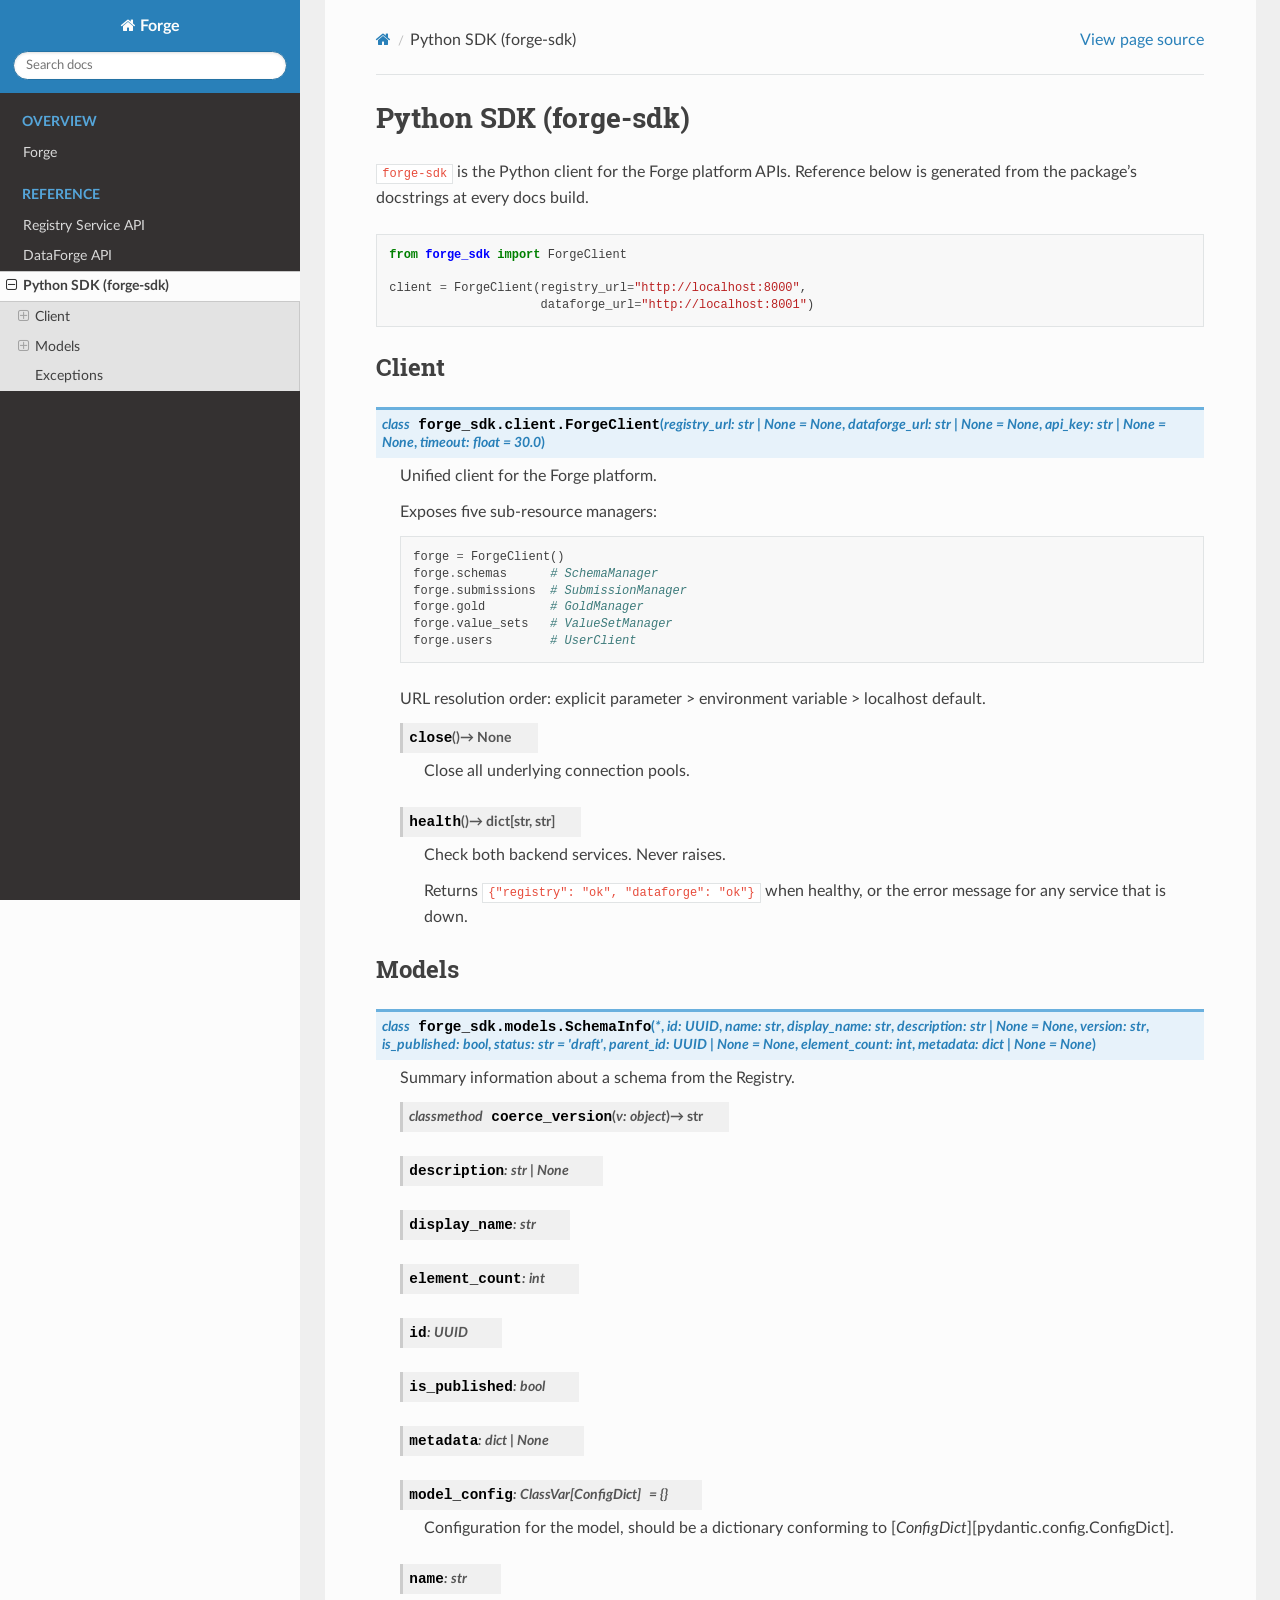
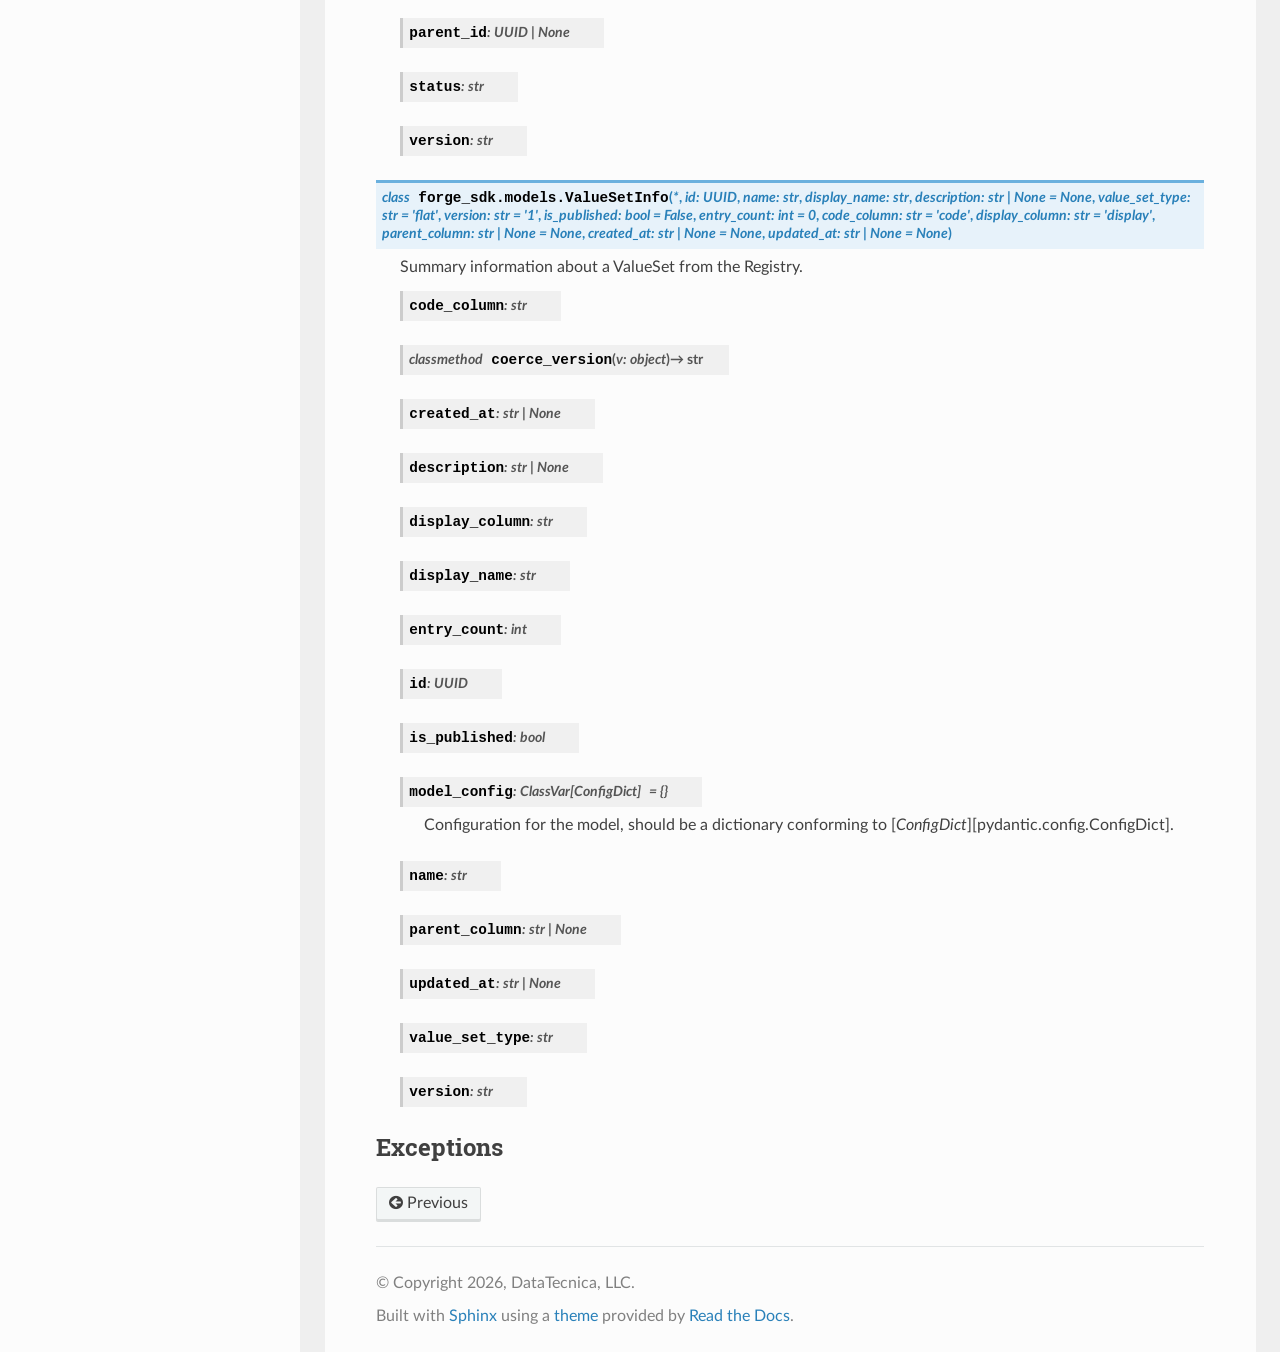
<file: reference/sdk.html>
<!DOCTYPE html>
<html class="writer-html5" lang="en" data-content_root="../">
<head>
  <meta charset="utf-8" /><meta name="generator" content="Docutils 0.18.1: http://docutils.sourceforge.net/" />

  <meta name="viewport" content="width=device-width, initial-scale=1.0" />
  <title>Python SDK (forge-sdk) &mdash; Forge  documentation</title>
      <link rel="stylesheet" type="text/css" href="../_static/pygments.css?v=b86133f3" />
      <link rel="stylesheet" type="text/css" href="../_static/css/theme.css?v=9edc463e" />
      <link rel="stylesheet" type="text/css" href="../_static/custom.css?v=1e2d013c" />

  
      <script src="../_static/jquery.js?v=5d32c60e"></script>
      <script src="../_static/_sphinx_javascript_frameworks_compat.js?v=2cd50e6c"></script>
      <script src="../_static/documentation_options.js?v=5929fcd5"></script>
      <script src="../_static/doctools.js?v=9a2dae69"></script>
      <script src="../_static/sphinx_highlight.js?v=dc90522c"></script>
    <script src="../_static/js/theme.js"></script>
    <link rel="index" title="Index" href="../genindex.html" />
    <link rel="search" title="Search" href="../search.html" />
    <link rel="prev" title="DataForge API" href="dataforge-api.html" /> 
</head>

<body class="wy-body-for-nav"> 
  <div class="wy-grid-for-nav">
    <nav data-toggle="wy-nav-shift" class="wy-nav-side">
      <div class="wy-side-scroll">
        <div class="wy-side-nav-search"  style="background: #2980B9" >

          
          
          <a href="../index.html" class="icon icon-home">
            Forge
          </a>
<div role="search">
  <form id="rtd-search-form" class="wy-form" action="../search.html" method="get">
    <input type="text" name="q" placeholder="Search docs" aria-label="Search docs" />
    <input type="hidden" name="check_keywords" value="yes" />
    <input type="hidden" name="area" value="default" />
  </form>
</div>
        </div><div class="wy-menu wy-menu-vertical" data-spy="affix" role="navigation" aria-label="Navigation menu">
              <p class="caption" role="heading"><span class="caption-text">Overview</span></p>
<ul>
<li class="toctree-l1"><a class="reference internal" href="../platform/forge-executive-summary.html">Forge</a></li>
</ul>
<p class="caption" role="heading"><span class="caption-text">Reference</span></p>
<ul class="current">
<li class="toctree-l1"><a class="reference internal" href="registry-api.html">Registry Service API</a></li>
<li class="toctree-l1"><a class="reference internal" href="dataforge-api.html">DataForge API</a></li>
<li class="toctree-l1 current"><a class="current reference internal" href="#">Python SDK (forge-sdk)</a><ul>
<li class="toctree-l2"><a class="reference internal" href="#module-forge_sdk.client">Client</a><ul>
<li class="toctree-l3"><a class="reference internal" href="#forge_sdk.client.ForgeClient"><code class="docutils literal notranslate"><span class="pre">ForgeClient</span></code></a><ul>
<li class="toctree-l4"><a class="reference internal" href="#forge_sdk.client.ForgeClient.close"><code class="docutils literal notranslate"><span class="pre">ForgeClient.close()</span></code></a></li>
<li class="toctree-l4"><a class="reference internal" href="#forge_sdk.client.ForgeClient.health"><code class="docutils literal notranslate"><span class="pre">ForgeClient.health()</span></code></a></li>
</ul>
</li>
</ul>
</li>
<li class="toctree-l2"><a class="reference internal" href="#module-forge_sdk.models">Models</a><ul>
<li class="toctree-l3"><a class="reference internal" href="#forge_sdk.models.SchemaInfo"><code class="docutils literal notranslate"><span class="pre">SchemaInfo</span></code></a><ul>
<li class="toctree-l4"><a class="reference internal" href="#forge_sdk.models.SchemaInfo.coerce_version"><code class="docutils literal notranslate"><span class="pre">SchemaInfo.coerce_version()</span></code></a></li>
<li class="toctree-l4"><a class="reference internal" href="#forge_sdk.models.SchemaInfo.description"><code class="docutils literal notranslate"><span class="pre">SchemaInfo.description</span></code></a></li>
<li class="toctree-l4"><a class="reference internal" href="#forge_sdk.models.SchemaInfo.display_name"><code class="docutils literal notranslate"><span class="pre">SchemaInfo.display_name</span></code></a></li>
<li class="toctree-l4"><a class="reference internal" href="#forge_sdk.models.SchemaInfo.element_count"><code class="docutils literal notranslate"><span class="pre">SchemaInfo.element_count</span></code></a></li>
<li class="toctree-l4"><a class="reference internal" href="#forge_sdk.models.SchemaInfo.id"><code class="docutils literal notranslate"><span class="pre">SchemaInfo.id</span></code></a></li>
<li class="toctree-l4"><a class="reference internal" href="#forge_sdk.models.SchemaInfo.is_published"><code class="docutils literal notranslate"><span class="pre">SchemaInfo.is_published</span></code></a></li>
<li class="toctree-l4"><a class="reference internal" href="#forge_sdk.models.SchemaInfo.metadata"><code class="docutils literal notranslate"><span class="pre">SchemaInfo.metadata</span></code></a></li>
<li class="toctree-l4"><a class="reference internal" href="#forge_sdk.models.SchemaInfo.model_config"><code class="docutils literal notranslate"><span class="pre">SchemaInfo.model_config</span></code></a></li>
<li class="toctree-l4"><a class="reference internal" href="#forge_sdk.models.SchemaInfo.name"><code class="docutils literal notranslate"><span class="pre">SchemaInfo.name</span></code></a></li>
<li class="toctree-l4"><a class="reference internal" href="#forge_sdk.models.SchemaInfo.parent_id"><code class="docutils literal notranslate"><span class="pre">SchemaInfo.parent_id</span></code></a></li>
<li class="toctree-l4"><a class="reference internal" href="#forge_sdk.models.SchemaInfo.status"><code class="docutils literal notranslate"><span class="pre">SchemaInfo.status</span></code></a></li>
<li class="toctree-l4"><a class="reference internal" href="#forge_sdk.models.SchemaInfo.version"><code class="docutils literal notranslate"><span class="pre">SchemaInfo.version</span></code></a></li>
</ul>
</li>
<li class="toctree-l3"><a class="reference internal" href="#forge_sdk.models.ValueSetInfo"><code class="docutils literal notranslate"><span class="pre">ValueSetInfo</span></code></a><ul>
<li class="toctree-l4"><a class="reference internal" href="#forge_sdk.models.ValueSetInfo.code_column"><code class="docutils literal notranslate"><span class="pre">ValueSetInfo.code_column</span></code></a></li>
<li class="toctree-l4"><a class="reference internal" href="#forge_sdk.models.ValueSetInfo.coerce_version"><code class="docutils literal notranslate"><span class="pre">ValueSetInfo.coerce_version()</span></code></a></li>
<li class="toctree-l4"><a class="reference internal" href="#forge_sdk.models.ValueSetInfo.created_at"><code class="docutils literal notranslate"><span class="pre">ValueSetInfo.created_at</span></code></a></li>
<li class="toctree-l4"><a class="reference internal" href="#forge_sdk.models.ValueSetInfo.description"><code class="docutils literal notranslate"><span class="pre">ValueSetInfo.description</span></code></a></li>
<li class="toctree-l4"><a class="reference internal" href="#forge_sdk.models.ValueSetInfo.display_column"><code class="docutils literal notranslate"><span class="pre">ValueSetInfo.display_column</span></code></a></li>
<li class="toctree-l4"><a class="reference internal" href="#forge_sdk.models.ValueSetInfo.display_name"><code class="docutils literal notranslate"><span class="pre">ValueSetInfo.display_name</span></code></a></li>
<li class="toctree-l4"><a class="reference internal" href="#forge_sdk.models.ValueSetInfo.entry_count"><code class="docutils literal notranslate"><span class="pre">ValueSetInfo.entry_count</span></code></a></li>
<li class="toctree-l4"><a class="reference internal" href="#forge_sdk.models.ValueSetInfo.id"><code class="docutils literal notranslate"><span class="pre">ValueSetInfo.id</span></code></a></li>
<li class="toctree-l4"><a class="reference internal" href="#forge_sdk.models.ValueSetInfo.is_published"><code class="docutils literal notranslate"><span class="pre">ValueSetInfo.is_published</span></code></a></li>
<li class="toctree-l4"><a class="reference internal" href="#forge_sdk.models.ValueSetInfo.model_config"><code class="docutils literal notranslate"><span class="pre">ValueSetInfo.model_config</span></code></a></li>
<li class="toctree-l4"><a class="reference internal" href="#forge_sdk.models.ValueSetInfo.name"><code class="docutils literal notranslate"><span class="pre">ValueSetInfo.name</span></code></a></li>
<li class="toctree-l4"><a class="reference internal" href="#forge_sdk.models.ValueSetInfo.parent_column"><code class="docutils literal notranslate"><span class="pre">ValueSetInfo.parent_column</span></code></a></li>
<li class="toctree-l4"><a class="reference internal" href="#forge_sdk.models.ValueSetInfo.updated_at"><code class="docutils literal notranslate"><span class="pre">ValueSetInfo.updated_at</span></code></a></li>
<li class="toctree-l4"><a class="reference internal" href="#forge_sdk.models.ValueSetInfo.value_set_type"><code class="docutils literal notranslate"><span class="pre">ValueSetInfo.value_set_type</span></code></a></li>
<li class="toctree-l4"><a class="reference internal" href="#forge_sdk.models.ValueSetInfo.version"><code class="docutils literal notranslate"><span class="pre">ValueSetInfo.version</span></code></a></li>
</ul>
</li>
</ul>
</li>
<li class="toctree-l2"><a class="reference internal" href="#exceptions">Exceptions</a></li>
</ul>
</li>
</ul>

        </div>
      </div>
    </nav>

    <section data-toggle="wy-nav-shift" class="wy-nav-content-wrap"><nav class="wy-nav-top" aria-label="Mobile navigation menu"  style="background: #2980B9" >
          <i data-toggle="wy-nav-top" class="fa fa-bars"></i>
          <a href="../index.html">Forge</a>
      </nav>

      <div class="wy-nav-content">
        <div class="rst-content">
          <div role="navigation" aria-label="Page navigation">
  <ul class="wy-breadcrumbs">
      <li><a href="../index.html" class="icon icon-home" aria-label="Home"></a></li>
      <li class="breadcrumb-item active">Python SDK (forge-sdk)</li>
      <li class="wy-breadcrumbs-aside">
            <a href="../_sources/reference/sdk.rst.txt" rel="nofollow"> View page source</a>
      </li>
  </ul>
  <hr/>
</div>
          <div role="main" class="document" itemscope="itemscope" itemtype="http://schema.org/Article">
           <div itemprop="articleBody">
             
  <section id="python-sdk-forge-sdk">
<h1>Python SDK (forge-sdk)<a class="headerlink" href="#python-sdk-forge-sdk" title="Link to this heading"></a></h1>
<p><code class="docutils literal notranslate"><span class="pre">forge-sdk</span></code> is the Python client for the Forge platform APIs. Reference
below is generated from the package’s docstrings at every docs build.</p>
<div class="highlight-python notranslate"><div class="highlight"><pre><span></span><span class="kn">from</span><span class="w"> </span><span class="nn">forge_sdk</span><span class="w"> </span><span class="kn">import</span> <span class="n">ForgeClient</span>

<span class="n">client</span> <span class="o">=</span> <span class="n">ForgeClient</span><span class="p">(</span><span class="n">registry_url</span><span class="o">=</span><span class="s2">"http://localhost:8000"</span><span class="p">,</span>
                     <span class="n">dataforge_url</span><span class="o">=</span><span class="s2">"http://localhost:8001"</span><span class="p">)</span>
</pre></div>
</div>
<section id="module-forge_sdk.client">
<span id="client"></span><h2>Client<a class="headerlink" href="#module-forge_sdk.client" title="Link to this heading"></a></h2>
<dl class="py class">
<dt class="sig sig-object py" id="forge_sdk.client.ForgeClient">
<em class="property"><span class="pre">class</span><span class="w"> </span></em><span class="sig-prename descclassname"><span class="pre">forge_sdk.client.</span></span><span class="sig-name descname"><span class="pre">ForgeClient</span></span><span class="sig-paren">(</span><em class="sig-param"><span class="n"><span class="pre">registry_url</span></span><span class="p"><span class="pre">:</span></span><span class="w"> </span><span class="n"><span class="pre">str</span><span class="w"> </span><span class="p"><span class="pre">|</span></span><span class="w"> </span><span class="pre">None</span></span><span class="w"> </span><span class="o"><span class="pre">=</span></span><span class="w"> </span><span class="default_value"><span class="pre">None</span></span></em>, <em class="sig-param"><span class="n"><span class="pre">dataforge_url</span></span><span class="p"><span class="pre">:</span></span><span class="w"> </span><span class="n"><span class="pre">str</span><span class="w"> </span><span class="p"><span class="pre">|</span></span><span class="w"> </span><span class="pre">None</span></span><span class="w"> </span><span class="o"><span class="pre">=</span></span><span class="w"> </span><span class="default_value"><span class="pre">None</span></span></em>, <em class="sig-param"><span class="n"><span class="pre">api_key</span></span><span class="p"><span class="pre">:</span></span><span class="w"> </span><span class="n"><span class="pre">str</span><span class="w"> </span><span class="p"><span class="pre">|</span></span><span class="w"> </span><span class="pre">None</span></span><span class="w"> </span><span class="o"><span class="pre">=</span></span><span class="w"> </span><span class="default_value"><span class="pre">None</span></span></em>, <em class="sig-param"><span class="n"><span class="pre">timeout</span></span><span class="p"><span class="pre">:</span></span><span class="w"> </span><span class="n"><span class="pre">float</span></span><span class="w"> </span><span class="o"><span class="pre">=</span></span><span class="w"> </span><span class="default_value"><span class="pre">30.0</span></span></em><span class="sig-paren">)</span><a class="headerlink" href="#forge_sdk.client.ForgeClient" title="Link to this definition"></a></dt>
<dd><p>Unified client for the Forge platform.</p>
<p>Exposes five sub-resource managers:</p>
<div class="highlight-default notranslate"><div class="highlight"><pre><span></span><span class="n">forge</span> <span class="o">=</span> <span class="n">ForgeClient</span><span class="p">()</span>
<span class="n">forge</span><span class="o">.</span><span class="n">schemas</span>      <span class="c1"># SchemaManager</span>
<span class="n">forge</span><span class="o">.</span><span class="n">submissions</span>  <span class="c1"># SubmissionManager</span>
<span class="n">forge</span><span class="o">.</span><span class="n">gold</span>         <span class="c1"># GoldManager</span>
<span class="n">forge</span><span class="o">.</span><span class="n">value_sets</span>   <span class="c1"># ValueSetManager</span>
<span class="n">forge</span><span class="o">.</span><span class="n">users</span>        <span class="c1"># UserClient</span>
</pre></div>
</div>
<p>URL resolution order: explicit parameter &gt; environment variable &gt; localhost default.</p>
<dl class="py method">
<dt class="sig sig-object py" id="forge_sdk.client.ForgeClient.close">
<span class="sig-name descname"><span class="pre">close</span></span><span class="sig-paren">(</span><span class="sig-paren">)</span> <span class="sig-return"><span class="sig-return-icon">&#x2192;</span> <span class="sig-return-typehint"><span class="pre">None</span></span></span><a class="headerlink" href="#forge_sdk.client.ForgeClient.close" title="Link to this definition"></a></dt>
<dd><p>Close all underlying connection pools.</p>
</dd></dl>

<dl class="py method">
<dt class="sig sig-object py" id="forge_sdk.client.ForgeClient.health">
<span class="sig-name descname"><span class="pre">health</span></span><span class="sig-paren">(</span><span class="sig-paren">)</span> <span class="sig-return"><span class="sig-return-icon">&#x2192;</span> <span class="sig-return-typehint"><span class="pre">dict</span><span class="p"><span class="pre">[</span></span><span class="pre">str</span><span class="p"><span class="pre">,</span></span><span class="w"> </span><span class="pre">str</span><span class="p"><span class="pre">]</span></span></span></span><a class="headerlink" href="#forge_sdk.client.ForgeClient.health" title="Link to this definition"></a></dt>
<dd><p>Check both backend services. Never raises.</p>
<p>Returns <code class="docutils literal notranslate"><span class="pre">{&quot;registry&quot;:</span> <span class="pre">&quot;ok&quot;,</span> <span class="pre">&quot;dataforge&quot;:</span> <span class="pre">&quot;ok&quot;}</span></code> when healthy,
or the error message for any service that is down.</p>
</dd></dl>

</dd></dl>

</section>
<section id="module-forge_sdk.models">
<span id="models"></span><h2>Models<a class="headerlink" href="#module-forge_sdk.models" title="Link to this heading"></a></h2>
<dl class="py class">
<dt class="sig sig-object py" id="forge_sdk.models.SchemaInfo">
<em class="property"><span class="pre">class</span><span class="w"> </span></em><span class="sig-prename descclassname"><span class="pre">forge_sdk.models.</span></span><span class="sig-name descname"><span class="pre">SchemaInfo</span></span><span class="sig-paren">(</span><em class="sig-param"><span class="o"><span class="pre">*</span></span></em>, <em class="sig-param"><span class="n"><span class="pre">id</span></span><span class="p"><span class="pre">:</span></span><span class="w"> </span><span class="n"><span class="pre">UUID</span></span></em>, <em class="sig-param"><span class="n"><span class="pre">name</span></span><span class="p"><span class="pre">:</span></span><span class="w"> </span><span class="n"><span class="pre">str</span></span></em>, <em class="sig-param"><span class="n"><span class="pre">display_name</span></span><span class="p"><span class="pre">:</span></span><span class="w"> </span><span class="n"><span class="pre">str</span></span></em>, <em class="sig-param"><span class="n"><span class="pre">description</span></span><span class="p"><span class="pre">:</span></span><span class="w"> </span><span class="n"><span class="pre">str</span><span class="w"> </span><span class="p"><span class="pre">|</span></span><span class="w"> </span><span class="pre">None</span></span><span class="w"> </span><span class="o"><span class="pre">=</span></span><span class="w"> </span><span class="default_value"><span class="pre">None</span></span></em>, <em class="sig-param"><span class="n"><span class="pre">version</span></span><span class="p"><span class="pre">:</span></span><span class="w"> </span><span class="n"><span class="pre">str</span></span></em>, <em class="sig-param"><span class="n"><span class="pre">is_published</span></span><span class="p"><span class="pre">:</span></span><span class="w"> </span><span class="n"><span class="pre">bool</span></span></em>, <em class="sig-param"><span class="n"><span class="pre">status</span></span><span class="p"><span class="pre">:</span></span><span class="w"> </span><span class="n"><span class="pre">str</span></span><span class="w"> </span><span class="o"><span class="pre">=</span></span><span class="w"> </span><span class="default_value"><span class="pre">'draft'</span></span></em>, <em class="sig-param"><span class="n"><span class="pre">parent_id</span></span><span class="p"><span class="pre">:</span></span><span class="w"> </span><span class="n"><span class="pre">UUID</span><span class="w"> </span><span class="p"><span class="pre">|</span></span><span class="w"> </span><span class="pre">None</span></span><span class="w"> </span><span class="o"><span class="pre">=</span></span><span class="w"> </span><span class="default_value"><span class="pre">None</span></span></em>, <em class="sig-param"><span class="n"><span class="pre">element_count</span></span><span class="p"><span class="pre">:</span></span><span class="w"> </span><span class="n"><span class="pre">int</span></span></em>, <em class="sig-param"><span class="n"><span class="pre">metadata</span></span><span class="p"><span class="pre">:</span></span><span class="w"> </span><span class="n"><span class="pre">dict</span><span class="w"> </span><span class="p"><span class="pre">|</span></span><span class="w"> </span><span class="pre">None</span></span><span class="w"> </span><span class="o"><span class="pre">=</span></span><span class="w"> </span><span class="default_value"><span class="pre">None</span></span></em><span class="sig-paren">)</span><a class="headerlink" href="#forge_sdk.models.SchemaInfo" title="Link to this definition"></a></dt>
<dd><p>Summary information about a schema from the Registry.</p>
<dl class="py method">
<dt class="sig sig-object py" id="forge_sdk.models.SchemaInfo.coerce_version">
<em class="property"><span class="pre">classmethod</span><span class="w"> </span></em><span class="sig-name descname"><span class="pre">coerce_version</span></span><span class="sig-paren">(</span><em class="sig-param"><span class="n"><span class="pre">v</span></span><span class="p"><span class="pre">:</span></span><span class="w"> </span><span class="n"><span class="pre">object</span></span></em><span class="sig-paren">)</span> <span class="sig-return"><span class="sig-return-icon">&#x2192;</span> <span class="sig-return-typehint"><span class="pre">str</span></span></span><a class="headerlink" href="#forge_sdk.models.SchemaInfo.coerce_version" title="Link to this definition"></a></dt>
<dd></dd></dl>

<dl class="py attribute">
<dt class="sig sig-object py" id="forge_sdk.models.SchemaInfo.description">
<span class="sig-name descname"><span class="pre">description</span></span><em class="property"><span class="p"><span class="pre">:</span></span><span class="w"> </span><span class="pre">str</span><span class="w"> </span><span class="p"><span class="pre">|</span></span><span class="w"> </span><span class="pre">None</span></em><a class="headerlink" href="#forge_sdk.models.SchemaInfo.description" title="Link to this definition"></a></dt>
<dd></dd></dl>

<dl class="py attribute">
<dt class="sig sig-object py" id="forge_sdk.models.SchemaInfo.display_name">
<span class="sig-name descname"><span class="pre">display_name</span></span><em class="property"><span class="p"><span class="pre">:</span></span><span class="w"> </span><span class="pre">str</span></em><a class="headerlink" href="#forge_sdk.models.SchemaInfo.display_name" title="Link to this definition"></a></dt>
<dd></dd></dl>

<dl class="py attribute">
<dt class="sig sig-object py" id="forge_sdk.models.SchemaInfo.element_count">
<span class="sig-name descname"><span class="pre">element_count</span></span><em class="property"><span class="p"><span class="pre">:</span></span><span class="w"> </span><span class="pre">int</span></em><a class="headerlink" href="#forge_sdk.models.SchemaInfo.element_count" title="Link to this definition"></a></dt>
<dd></dd></dl>

<dl class="py attribute">
<dt class="sig sig-object py" id="forge_sdk.models.SchemaInfo.id">
<span class="sig-name descname"><span class="pre">id</span></span><em class="property"><span class="p"><span class="pre">:</span></span><span class="w"> </span><span class="pre">UUID</span></em><a class="headerlink" href="#forge_sdk.models.SchemaInfo.id" title="Link to this definition"></a></dt>
<dd></dd></dl>

<dl class="py attribute">
<dt class="sig sig-object py" id="forge_sdk.models.SchemaInfo.is_published">
<span class="sig-name descname"><span class="pre">is_published</span></span><em class="property"><span class="p"><span class="pre">:</span></span><span class="w"> </span><span class="pre">bool</span></em><a class="headerlink" href="#forge_sdk.models.SchemaInfo.is_published" title="Link to this definition"></a></dt>
<dd></dd></dl>

<dl class="py attribute">
<dt class="sig sig-object py" id="forge_sdk.models.SchemaInfo.metadata">
<span class="sig-name descname"><span class="pre">metadata</span></span><em class="property"><span class="p"><span class="pre">:</span></span><span class="w"> </span><span class="pre">dict</span><span class="w"> </span><span class="p"><span class="pre">|</span></span><span class="w"> </span><span class="pre">None</span></em><a class="headerlink" href="#forge_sdk.models.SchemaInfo.metadata" title="Link to this definition"></a></dt>
<dd></dd></dl>

<dl class="py attribute">
<dt class="sig sig-object py" id="forge_sdk.models.SchemaInfo.model_config">
<span class="sig-name descname"><span class="pre">model_config</span></span><em class="property"><span class="p"><span class="pre">:</span></span><span class="w"> </span><span class="pre">ClassVar</span><span class="p"><span class="pre">[</span></span><span class="pre">ConfigDict</span><span class="p"><span class="pre">]</span></span></em><em class="property"><span class="w"> </span><span class="p"><span class="pre">=</span></span><span class="w"> </span><span class="pre">{}</span></em><a class="headerlink" href="#forge_sdk.models.SchemaInfo.model_config" title="Link to this definition"></a></dt>
<dd><p>Configuration for the model, should be a dictionary conforming to [<cite>ConfigDict</cite>][pydantic.config.ConfigDict].</p>
</dd></dl>

<dl class="py attribute">
<dt class="sig sig-object py" id="forge_sdk.models.SchemaInfo.name">
<span class="sig-name descname"><span class="pre">name</span></span><em class="property"><span class="p"><span class="pre">:</span></span><span class="w"> </span><span class="pre">str</span></em><a class="headerlink" href="#forge_sdk.models.SchemaInfo.name" title="Link to this definition"></a></dt>
<dd></dd></dl>

<dl class="py attribute">
<dt class="sig sig-object py" id="forge_sdk.models.SchemaInfo.parent_id">
<span class="sig-name descname"><span class="pre">parent_id</span></span><em class="property"><span class="p"><span class="pre">:</span></span><span class="w"> </span><span class="pre">UUID</span><span class="w"> </span><span class="p"><span class="pre">|</span></span><span class="w"> </span><span class="pre">None</span></em><a class="headerlink" href="#forge_sdk.models.SchemaInfo.parent_id" title="Link to this definition"></a></dt>
<dd></dd></dl>

<dl class="py attribute">
<dt class="sig sig-object py" id="forge_sdk.models.SchemaInfo.status">
<span class="sig-name descname"><span class="pre">status</span></span><em class="property"><span class="p"><span class="pre">:</span></span><span class="w"> </span><span class="pre">str</span></em><a class="headerlink" href="#forge_sdk.models.SchemaInfo.status" title="Link to this definition"></a></dt>
<dd></dd></dl>

<dl class="py attribute">
<dt class="sig sig-object py" id="forge_sdk.models.SchemaInfo.version">
<span class="sig-name descname"><span class="pre">version</span></span><em class="property"><span class="p"><span class="pre">:</span></span><span class="w"> </span><span class="pre">str</span></em><a class="headerlink" href="#forge_sdk.models.SchemaInfo.version" title="Link to this definition"></a></dt>
<dd></dd></dl>

</dd></dl>

<dl class="py class">
<dt class="sig sig-object py" id="forge_sdk.models.ValueSetInfo">
<em class="property"><span class="pre">class</span><span class="w"> </span></em><span class="sig-prename descclassname"><span class="pre">forge_sdk.models.</span></span><span class="sig-name descname"><span class="pre">ValueSetInfo</span></span><span class="sig-paren">(</span><em class="sig-param"><span class="o"><span class="pre">*</span></span></em>, <em class="sig-param"><span class="n"><span class="pre">id</span></span><span class="p"><span class="pre">:</span></span><span class="w"> </span><span class="n"><span class="pre">UUID</span></span></em>, <em class="sig-param"><span class="n"><span class="pre">name</span></span><span class="p"><span class="pre">:</span></span><span class="w"> </span><span class="n"><span class="pre">str</span></span></em>, <em class="sig-param"><span class="n"><span class="pre">display_name</span></span><span class="p"><span class="pre">:</span></span><span class="w"> </span><span class="n"><span class="pre">str</span></span></em>, <em class="sig-param"><span class="n"><span class="pre">description</span></span><span class="p"><span class="pre">:</span></span><span class="w"> </span><span class="n"><span class="pre">str</span><span class="w"> </span><span class="p"><span class="pre">|</span></span><span class="w"> </span><span class="pre">None</span></span><span class="w"> </span><span class="o"><span class="pre">=</span></span><span class="w"> </span><span class="default_value"><span class="pre">None</span></span></em>, <em class="sig-param"><span class="n"><span class="pre">value_set_type</span></span><span class="p"><span class="pre">:</span></span><span class="w"> </span><span class="n"><span class="pre">str</span></span><span class="w"> </span><span class="o"><span class="pre">=</span></span><span class="w"> </span><span class="default_value"><span class="pre">'flat'</span></span></em>, <em class="sig-param"><span class="n"><span class="pre">version</span></span><span class="p"><span class="pre">:</span></span><span class="w"> </span><span class="n"><span class="pre">str</span></span><span class="w"> </span><span class="o"><span class="pre">=</span></span><span class="w"> </span><span class="default_value"><span class="pre">'1'</span></span></em>, <em class="sig-param"><span class="n"><span class="pre">is_published</span></span><span class="p"><span class="pre">:</span></span><span class="w"> </span><span class="n"><span class="pre">bool</span></span><span class="w"> </span><span class="o"><span class="pre">=</span></span><span class="w"> </span><span class="default_value"><span class="pre">False</span></span></em>, <em class="sig-param"><span class="n"><span class="pre">entry_count</span></span><span class="p"><span class="pre">:</span></span><span class="w"> </span><span class="n"><span class="pre">int</span></span><span class="w"> </span><span class="o"><span class="pre">=</span></span><span class="w"> </span><span class="default_value"><span class="pre">0</span></span></em>, <em class="sig-param"><span class="n"><span class="pre">code_column</span></span><span class="p"><span class="pre">:</span></span><span class="w"> </span><span class="n"><span class="pre">str</span></span><span class="w"> </span><span class="o"><span class="pre">=</span></span><span class="w"> </span><span class="default_value"><span class="pre">'code'</span></span></em>, <em class="sig-param"><span class="n"><span class="pre">display_column</span></span><span class="p"><span class="pre">:</span></span><span class="w"> </span><span class="n"><span class="pre">str</span></span><span class="w"> </span><span class="o"><span class="pre">=</span></span><span class="w"> </span><span class="default_value"><span class="pre">'display'</span></span></em>, <em class="sig-param"><span class="n"><span class="pre">parent_column</span></span><span class="p"><span class="pre">:</span></span><span class="w"> </span><span class="n"><span class="pre">str</span><span class="w"> </span><span class="p"><span class="pre">|</span></span><span class="w"> </span><span class="pre">None</span></span><span class="w"> </span><span class="o"><span class="pre">=</span></span><span class="w"> </span><span class="default_value"><span class="pre">None</span></span></em>, <em class="sig-param"><span class="n"><span class="pre">created_at</span></span><span class="p"><span class="pre">:</span></span><span class="w"> </span><span class="n"><span class="pre">str</span><span class="w"> </span><span class="p"><span class="pre">|</span></span><span class="w"> </span><span class="pre">None</span></span><span class="w"> </span><span class="o"><span class="pre">=</span></span><span class="w"> </span><span class="default_value"><span class="pre">None</span></span></em>, <em class="sig-param"><span class="n"><span class="pre">updated_at</span></span><span class="p"><span class="pre">:</span></span><span class="w"> </span><span class="n"><span class="pre">str</span><span class="w"> </span><span class="p"><span class="pre">|</span></span><span class="w"> </span><span class="pre">None</span></span><span class="w"> </span><span class="o"><span class="pre">=</span></span><span class="w"> </span><span class="default_value"><span class="pre">None</span></span></em><span class="sig-paren">)</span><a class="headerlink" href="#forge_sdk.models.ValueSetInfo" title="Link to this definition"></a></dt>
<dd><p>Summary information about a ValueSet from the Registry.</p>
<dl class="py attribute">
<dt class="sig sig-object py" id="forge_sdk.models.ValueSetInfo.code_column">
<span class="sig-name descname"><span class="pre">code_column</span></span><em class="property"><span class="p"><span class="pre">:</span></span><span class="w"> </span><span class="pre">str</span></em><a class="headerlink" href="#forge_sdk.models.ValueSetInfo.code_column" title="Link to this definition"></a></dt>
<dd></dd></dl>

<dl class="py method">
<dt class="sig sig-object py" id="forge_sdk.models.ValueSetInfo.coerce_version">
<em class="property"><span class="pre">classmethod</span><span class="w"> </span></em><span class="sig-name descname"><span class="pre">coerce_version</span></span><span class="sig-paren">(</span><em class="sig-param"><span class="n"><span class="pre">v</span></span><span class="p"><span class="pre">:</span></span><span class="w"> </span><span class="n"><span class="pre">object</span></span></em><span class="sig-paren">)</span> <span class="sig-return"><span class="sig-return-icon">&#x2192;</span> <span class="sig-return-typehint"><span class="pre">str</span></span></span><a class="headerlink" href="#forge_sdk.models.ValueSetInfo.coerce_version" title="Link to this definition"></a></dt>
<dd></dd></dl>

<dl class="py attribute">
<dt class="sig sig-object py" id="forge_sdk.models.ValueSetInfo.created_at">
<span class="sig-name descname"><span class="pre">created_at</span></span><em class="property"><span class="p"><span class="pre">:</span></span><span class="w"> </span><span class="pre">str</span><span class="w"> </span><span class="p"><span class="pre">|</span></span><span class="w"> </span><span class="pre">None</span></em><a class="headerlink" href="#forge_sdk.models.ValueSetInfo.created_at" title="Link to this definition"></a></dt>
<dd></dd></dl>

<dl class="py attribute">
<dt class="sig sig-object py" id="forge_sdk.models.ValueSetInfo.description">
<span class="sig-name descname"><span class="pre">description</span></span><em class="property"><span class="p"><span class="pre">:</span></span><span class="w"> </span><span class="pre">str</span><span class="w"> </span><span class="p"><span class="pre">|</span></span><span class="w"> </span><span class="pre">None</span></em><a class="headerlink" href="#forge_sdk.models.ValueSetInfo.description" title="Link to this definition"></a></dt>
<dd></dd></dl>

<dl class="py attribute">
<dt class="sig sig-object py" id="forge_sdk.models.ValueSetInfo.display_column">
<span class="sig-name descname"><span class="pre">display_column</span></span><em class="property"><span class="p"><span class="pre">:</span></span><span class="w"> </span><span class="pre">str</span></em><a class="headerlink" href="#forge_sdk.models.ValueSetInfo.display_column" title="Link to this definition"></a></dt>
<dd></dd></dl>

<dl class="py attribute">
<dt class="sig sig-object py" id="forge_sdk.models.ValueSetInfo.display_name">
<span class="sig-name descname"><span class="pre">display_name</span></span><em class="property"><span class="p"><span class="pre">:</span></span><span class="w"> </span><span class="pre">str</span></em><a class="headerlink" href="#forge_sdk.models.ValueSetInfo.display_name" title="Link to this definition"></a></dt>
<dd></dd></dl>

<dl class="py attribute">
<dt class="sig sig-object py" id="forge_sdk.models.ValueSetInfo.entry_count">
<span class="sig-name descname"><span class="pre">entry_count</span></span><em class="property"><span class="p"><span class="pre">:</span></span><span class="w"> </span><span class="pre">int</span></em><a class="headerlink" href="#forge_sdk.models.ValueSetInfo.entry_count" title="Link to this definition"></a></dt>
<dd></dd></dl>

<dl class="py attribute">
<dt class="sig sig-object py" id="forge_sdk.models.ValueSetInfo.id">
<span class="sig-name descname"><span class="pre">id</span></span><em class="property"><span class="p"><span class="pre">:</span></span><span class="w"> </span><span class="pre">UUID</span></em><a class="headerlink" href="#forge_sdk.models.ValueSetInfo.id" title="Link to this definition"></a></dt>
<dd></dd></dl>

<dl class="py attribute">
<dt class="sig sig-object py" id="forge_sdk.models.ValueSetInfo.is_published">
<span class="sig-name descname"><span class="pre">is_published</span></span><em class="property"><span class="p"><span class="pre">:</span></span><span class="w"> </span><span class="pre">bool</span></em><a class="headerlink" href="#forge_sdk.models.ValueSetInfo.is_published" title="Link to this definition"></a></dt>
<dd></dd></dl>

<dl class="py attribute">
<dt class="sig sig-object py" id="forge_sdk.models.ValueSetInfo.model_config">
<span class="sig-name descname"><span class="pre">model_config</span></span><em class="property"><span class="p"><span class="pre">:</span></span><span class="w"> </span><span class="pre">ClassVar</span><span class="p"><span class="pre">[</span></span><span class="pre">ConfigDict</span><span class="p"><span class="pre">]</span></span></em><em class="property"><span class="w"> </span><span class="p"><span class="pre">=</span></span><span class="w"> </span><span class="pre">{}</span></em><a class="headerlink" href="#forge_sdk.models.ValueSetInfo.model_config" title="Link to this definition"></a></dt>
<dd><p>Configuration for the model, should be a dictionary conforming to [<cite>ConfigDict</cite>][pydantic.config.ConfigDict].</p>
</dd></dl>

<dl class="py attribute">
<dt class="sig sig-object py" id="forge_sdk.models.ValueSetInfo.name">
<span class="sig-name descname"><span class="pre">name</span></span><em class="property"><span class="p"><span class="pre">:</span></span><span class="w"> </span><span class="pre">str</span></em><a class="headerlink" href="#forge_sdk.models.ValueSetInfo.name" title="Link to this definition"></a></dt>
<dd></dd></dl>

<dl class="py attribute">
<dt class="sig sig-object py" id="forge_sdk.models.ValueSetInfo.parent_column">
<span class="sig-name descname"><span class="pre">parent_column</span></span><em class="property"><span class="p"><span class="pre">:</span></span><span class="w"> </span><span class="pre">str</span><span class="w"> </span><span class="p"><span class="pre">|</span></span><span class="w"> </span><span class="pre">None</span></em><a class="headerlink" href="#forge_sdk.models.ValueSetInfo.parent_column" title="Link to this definition"></a></dt>
<dd></dd></dl>

<dl class="py attribute">
<dt class="sig sig-object py" id="forge_sdk.models.ValueSetInfo.updated_at">
<span class="sig-name descname"><span class="pre">updated_at</span></span><em class="property"><span class="p"><span class="pre">:</span></span><span class="w"> </span><span class="pre">str</span><span class="w"> </span><span class="p"><span class="pre">|</span></span><span class="w"> </span><span class="pre">None</span></em><a class="headerlink" href="#forge_sdk.models.ValueSetInfo.updated_at" title="Link to this definition"></a></dt>
<dd></dd></dl>

<dl class="py attribute">
<dt class="sig sig-object py" id="forge_sdk.models.ValueSetInfo.value_set_type">
<span class="sig-name descname"><span class="pre">value_set_type</span></span><em class="property"><span class="p"><span class="pre">:</span></span><span class="w"> </span><span class="pre">str</span></em><a class="headerlink" href="#forge_sdk.models.ValueSetInfo.value_set_type" title="Link to this definition"></a></dt>
<dd></dd></dl>

<dl class="py attribute">
<dt class="sig sig-object py" id="forge_sdk.models.ValueSetInfo.version">
<span class="sig-name descname"><span class="pre">version</span></span><em class="property"><span class="p"><span class="pre">:</span></span><span class="w"> </span><span class="pre">str</span></em><a class="headerlink" href="#forge_sdk.models.ValueSetInfo.version" title="Link to this definition"></a></dt>
<dd></dd></dl>

</dd></dl>

</section>
<section id="exceptions">
<h2>Exceptions<a class="headerlink" href="#exceptions" title="Link to this heading"></a></h2>
</section>
</section>


           </div>
          </div>
          <footer><div class="rst-footer-buttons" role="navigation" aria-label="Footer">
        <a href="dataforge-api.html" class="btn btn-neutral float-left" title="DataForge API" accesskey="p" rel="prev"><span class="fa fa-arrow-circle-left" aria-hidden="true"></span> Previous</a>
    </div>

  <hr/>

  <div role="contentinfo">
    <p>&#169; Copyright 2026, DataTecnica, LLC.</p>
  </div>

  Built with <a href="https://www.sphinx-doc.org/">Sphinx</a> using a
    <a href="https://github.com/readthedocs/sphinx_rtd_theme">theme</a>
    provided by <a href="https://readthedocs.org">Read the Docs</a>.
   

</footer>
        </div>
      </div>
    </section>
  </div>
  <script>
      jQuery(function () {
          SphinxRtdTheme.Navigation.enable(true);
      });
  </script> 

</body>
</html>
</file>
<file: _static/pygments.css>
pre { line-height: 125%; }
td.linenos .normal { color: inherit; background-color: transparent; padding-left: 5px; padding-right: 5px; }
span.linenos { color: inherit; background-color: transparent; padding-left: 5px; padding-right: 5px; }
td.linenos .special { color: #000000; background-color: #ffffc0; padding-left: 5px; padding-right: 5px; }
span.linenos.special { color: #000000; background-color: #ffffc0; padding-left: 5px; padding-right: 5px; }
.highlight .hll { background-color: #ffffcc }
.highlight { background: #f8f8f8; }
.highlight .c { color: #3D7B7B; font-style: italic } /* Comment */
.highlight .err { border: 1px solid #F00 } /* Error */
.highlight .k { color: #008000; font-weight: bold } /* Keyword */
.highlight .o { color: #666 } /* Operator */
.highlight .ch { color: #3D7B7B; font-style: italic } /* Comment.Hashbang */
.highlight .cm { color: #3D7B7B; font-style: italic } /* Comment.Multiline */
.highlight .cp { color: #9C6500 } /* Comment.Preproc */
.highlight .cpf { color: #3D7B7B; font-style: italic } /* Comment.PreprocFile */
.highlight .c1 { color: #3D7B7B; font-style: italic } /* Comment.Single */
.highlight .cs { color: #3D7B7B; font-style: italic } /* Comment.Special */
.highlight .gd { color: #A00000 } /* Generic.Deleted */
.highlight .ge { font-style: italic } /* Generic.Emph */
.highlight .ges { font-weight: bold; font-style: italic } /* Generic.EmphStrong */
.highlight .gr { color: #E40000 } /* Generic.Error */
.highlight .gh { color: #000080; font-weight: bold } /* Generic.Heading */
.highlight .gi { color: #008400 } /* Generic.Inserted */
.highlight .go { color: #717171 } /* Generic.Output */
.highlight .gp { color: #000080; font-weight: bold } /* Generic.Prompt */
.highlight .gs { font-weight: bold } /* Generic.Strong */
.highlight .gu { color: #800080; font-weight: bold } /* Generic.Subheading */
.highlight .gt { color: #04D } /* Generic.Traceback */
.highlight .kc { color: #008000; font-weight: bold } /* Keyword.Constant */
.highlight .kd { color: #008000; font-weight: bold } /* Keyword.Declaration */
.highlight .kn { color: #008000; font-weight: bold } /* Keyword.Namespace */
.highlight .kp { color: #008000 } /* Keyword.Pseudo */
.highlight .kr { color: #008000; font-weight: bold } /* Keyword.Reserved */
.highlight .kt { color: #B00040 } /* Keyword.Type */
.highlight .m { color: #666 } /* Literal.Number */
.highlight .s { color: #BA2121 } /* Literal.String */
.highlight .na { color: #687822 } /* Name.Attribute */
.highlight .nb { color: #008000 } /* Name.Builtin */
.highlight .nc { color: #00F; font-weight: bold } /* Name.Class */
.highlight .no { color: #800 } /* Name.Constant */
.highlight .nd { color: #A2F } /* Name.Decorator */
.highlight .ni { color: #717171; font-weight: bold } /* Name.Entity */
.highlight .ne { color: #CB3F38; font-weight: bold } /* Name.Exception */
.highlight .nf { color: #00F } /* Name.Function */
.highlight .nl { color: #767600 } /* Name.Label */
.highlight .nn { color: #00F; font-weight: bold } /* Name.Namespace */
.highlight .nt { color: #008000; font-weight: bold } /* Name.Tag */
.highlight .nv { color: #19177C } /* Name.Variable */
.highlight .ow { color: #A2F; font-weight: bold } /* Operator.Word */
.highlight .w { color: #BBB } /* Text.Whitespace */
.highlight .mb { color: #666 } /* Literal.Number.Bin */
.highlight .mf { color: #666 } /* Literal.Number.Float */
.highlight .mh { color: #666 } /* Literal.Number.Hex */
.highlight .mi { color: #666 } /* Literal.Number.Integer */
.highlight .mo { color: #666 } /* Literal.Number.Oct */
.highlight .sa { color: #BA2121 } /* Literal.String.Affix */
.highlight .sb { color: #BA2121 } /* Literal.String.Backtick */
.highlight .sc { color: #BA2121 } /* Literal.String.Char */
.highlight .dl { color: #BA2121 } /* Literal.String.Delimiter */
.highlight .sd { color: #BA2121; font-style: italic } /* Literal.String.Doc */
.highlight .s2 { color: #BA2121 } /* Literal.String.Double */
.highlight .se { color: #AA5D1F; font-weight: bold } /* Literal.String.Escape */
.highlight .sh { color: #BA2121 } /* Literal.String.Heredoc */
.highlight .si { color: #A45A77; font-weight: bold } /* Literal.String.Interpol */
.highlight .sx { color: #008000 } /* Literal.String.Other */
.highlight .sr { color: #A45A77 } /* Literal.String.Regex */
.highlight .s1 { color: #BA2121 } /* Literal.String.Single */
.highlight .ss { color: #19177C } /* Literal.String.Symbol */
.highlight .bp { color: #008000 } /* Name.Builtin.Pseudo */
.highlight .fm { color: #00F } /* Name.Function.Magic */
.highlight .vc { color: #19177C } /* Name.Variable.Class */
.highlight .vg { color: #19177C } /* Name.Variable.Global */
.highlight .vi { color: #19177C } /* Name.Variable.Instance */
.highlight .vm { color: #19177C } /* Name.Variable.Magic */
.highlight .il { color: #666 } /* Literal.Number.Integer.Long */
</file>
<file: _static/css/theme.css>
html{box-sizing:border-box}*,:after,:before{box-sizing:inherit}article,aside,details,figcaption,figure,footer,header,hgroup,nav,section{display:block}audio,canvas,video{display:inline-block;*display:inline;*zoom:1}[hidden],audio:not([controls]){display:none}*{-webkit-box-sizing:border-box;-moz-box-sizing:border-box;box-sizing:border-box}html{font-size:100%;-webkit-text-size-adjust:100%;-ms-text-size-adjust:100%}body{margin:0}a:active,a:hover{outline:0}abbr[title]{border-bottom:1px dotted}b,strong{font-weight:700}blockquote{margin:0}dfn{font-style:italic}ins{background:#ff9;text-decoration:none}ins,mark{color:#000}mark{background:#ff0;font-style:italic;font-weight:700}.rst-content code,.rst-content tt,code,kbd,pre,samp{font-family:monospace,serif;_font-family:courier new,monospace;font-size:1em}pre{white-space:pre}q{quotes:none}q:after,q:before{content:"";content:none}small{font-size:85%}sub,sup{font-size:75%;line-height:0;position:relative;vertical-align:baseline}sup{top:-.5em}sub{bottom:-.25em}dl,ol,ul{margin:0;padding:0;list-style:none;list-style-image:none}li{list-style:none}dd{margin:0}img{border:0;-ms-interpolation-mode:bicubic;vertical-align:middle;max-width:100%}svg:not(:root){overflow:hidden}figure,form{margin:0}label{cursor:pointer}button,input,select,textarea{font-size:100%;margin:0;vertical-align:baseline;*vertical-align:middle}button,input{line-height:normal}button,input[type=button],input[type=reset],input[type=submit]{cursor:pointer;-webkit-appearance:button;*overflow:visible}button[disabled],input[disabled]{cursor:default}input[type=search]{-webkit-appearance:textfield;-moz-box-sizing:content-box;-webkit-box-sizing:content-box;box-sizing:content-box}textarea{resize:vertical}table{border-collapse:collapse;border-spacing:0}td{vertical-align:top}.chromeframe{margin:.2em 0;background:#ccc;color:#000;padding:.2em 0}.ir{display:block;border:0;text-indent:-999em;overflow:hidden;background-color:transparent;background-repeat:no-repeat;text-align:left;direction:ltr;*line-height:0}.ir br{display:none}.hidden{display:none!important;visibility:hidden}.visuallyhidden{border:0;clip:rect(0 0 0 0);height:1px;margin:-1px;overflow:hidden;padding:0;position:absolute;width:1px}.visuallyhidden.focusable:active,.visuallyhidden.focusable:focus{clip:auto;height:auto;margin:0;overflow:visible;position:static;width:auto}.invisible{visibility:hidden}.relative{position:relative}big,small{font-size:100%}@media print{body,html,section{background:none!important}*{box-shadow:none!important;text-shadow:none!important;filter:none!important;-ms-filter:none!important}a,a:visited{text-decoration:underline}.ir a:after,a[href^="#"]:after,a[href^="javascript:"]:after{content:""}blockquote,pre{page-break-inside:avoid}thead{display:table-header-group}img,tr{page-break-inside:avoid}img{max-width:100%!important}@page{margin:.5cm}.rst-content .toctree-wrapper>p.caption,h2,h3,p{orphans:3;widows:3}.rst-content .toctree-wrapper>p.caption,h2,h3{page-break-after:avoid}}.btn,.fa:before,.icon:before,.rst-content .admonition,.rst-content .admonition-title:before,.rst-content .admonition-todo,.rst-content .attention,.rst-content .caution,.rst-content .code-block-caption .headerlink:before,.rst-content .danger,.rst-content .eqno .headerlink:before,.rst-content .error,.rst-content .hint,.rst-content .important,.rst-content .note,.rst-content .seealso,.rst-content .tip,.rst-content .warning,.rst-content code.download span:first-child:before,.rst-content dl dt .headerlink:before,.rst-content h1 .headerlink:before,.rst-content h2 .headerlink:before,.rst-content h3 .headerlink:before,.rst-content h4 .headerlink:before,.rst-content h5 .headerlink:before,.rst-content h6 .headerlink:before,.rst-content p.caption .headerlink:before,.rst-content p .headerlink:before,.rst-content table>caption .headerlink:before,.rst-content tt.download span:first-child:before,.wy-alert,.wy-dropdown .caret:before,.wy-inline-validate.wy-inline-validate-danger .wy-input-context:before,.wy-inline-validate.wy-inline-validate-info .wy-input-context:before,.wy-inline-validate.wy-inline-validate-success .wy-input-context:before,.wy-inline-validate.wy-inline-validate-warning .wy-input-context:before,.wy-menu-vertical li.current>a button.toctree-expand:before,.wy-menu-vertical li.on a button.toctree-expand:before,.wy-menu-vertical li button.toctree-expand:before,input[type=color],input[type=date],input[type=datetime-local],input[type=datetime],input[type=email],input[type=month],input[type=number],input[type=password],input[type=search],input[type=tel],input[type=text],input[type=time],input[type=url],input[type=week],select,textarea{-webkit-font-smoothing:antialiased}.clearfix{*zoom:1}.clearfix:after,.clearfix:before{display:table;content:""}.clearfix:after{clear:both}/*!
 *  Font Awesome 4.7.0 by @davegandy - http://fontawesome.io - @fontawesome
 *  License - http://fontawesome.io/license (Font: SIL OFL 1.1, CSS: MIT License)
 */@font-face{font-family:FontAwesome;src:url(fonts/fontawesome-webfont.eot?674f50d287a8c48dc19ba404d20fe713);src:url(fonts/fontawesome-webfont.eot?674f50d287a8c48dc19ba404d20fe713?#iefix&v=4.7.0) format("embedded-opentype"),url(fonts/fontawesome-webfont.woff2?af7ae505a9eed503f8b8e6982036873e) format("woff2"),url(fonts/fontawesome-webfont.woff?fee66e712a8a08eef5805a46892932ad) format("woff"),url(fonts/fontawesome-webfont.ttf?b06871f281fee6b241d60582ae9369b9) format("truetype"),url(fonts/fontawesome-webfont.svg?912ec66d7572ff821749319396470bde#fontawesomeregular) format("svg");font-weight:400;font-style:normal}.fa,.icon,.rst-content .admonition-title,.rst-content .code-block-caption .headerlink,.rst-content .eqno .headerlink,.rst-content code.download span:first-child,.rst-content dl dt .headerlink,.rst-content h1 .headerlink,.rst-content h2 .headerlink,.rst-content h3 .headerlink,.rst-content h4 .headerlink,.rst-content h5 .headerlink,.rst-content h6 .headerlink,.rst-content p.caption .headerlink,.rst-content p .headerlink,.rst-content table>caption .headerlink,.rst-content tt.download span:first-child,.wy-menu-vertical li.current>a button.toctree-expand,.wy-menu-vertical li.on a button.toctree-expand,.wy-menu-vertical li button.toctree-expand{display:inline-block;font:normal normal normal 14px/1 FontAwesome;font-size:inherit;text-rendering:auto;-webkit-font-smoothing:antialiased;-moz-osx-font-smoothing:grayscale}.fa-lg{font-size:1.33333em;line-height:.75em;vertical-align:-15%}.fa-2x{font-size:2em}.fa-3x{font-size:3em}.fa-4x{font-size:4em}.fa-5x{font-size:5em}.fa-fw{width:1.28571em;text-align:center}.fa-ul{padding-left:0;margin-left:2.14286em;list-style-type:none}.fa-ul>li{position:relative}.fa-li{position:absolute;left:-2.14286em;width:2.14286em;top:.14286em;text-align:center}.fa-li.fa-lg{left:-1.85714em}.fa-border{padding:.2em .25em .15em;border:.08em solid #eee;border-radius:.1em}.fa-pull-left{float:left}.fa-pull-right{float:right}.fa-pull-left.icon,.fa.fa-pull-left,.rst-content .code-block-caption .fa-pull-left.headerlink,.rst-content .eqno .fa-pull-left.headerlink,.rst-content .fa-pull-left.admonition-title,.rst-content code.download span.fa-pull-left:first-child,.rst-content dl dt .fa-pull-left.headerlink,.rst-content h1 .fa-pull-left.headerlink,.rst-content h2 .fa-pull-left.headerlink,.rst-content h3 .fa-pull-left.headerlink,.rst-content h4 .fa-pull-left.headerlink,.rst-content h5 .fa-pull-left.headerlink,.rst-content h6 .fa-pull-left.headerlink,.rst-content p .fa-pull-left.headerlink,.rst-content table>caption .fa-pull-left.headerlink,.rst-content tt.download span.fa-pull-left:first-child,.wy-menu-vertical li.current>a button.fa-pull-left.toctree-expand,.wy-menu-vertical li.on a button.fa-pull-left.toctree-expand,.wy-menu-vertical li button.fa-pull-left.toctree-expand{margin-right:.3em}.fa-pull-right.icon,.fa.fa-pull-right,.rst-content .code-block-caption .fa-pull-right.headerlink,.rst-content .eqno .fa-pull-right.headerlink,.rst-content .fa-pull-right.admonition-title,.rst-content code.download span.fa-pull-right:first-child,.rst-content dl dt .fa-pull-right.headerlink,.rst-content h1 .fa-pull-right.headerlink,.rst-content h2 .fa-pull-right.headerlink,.rst-content h3 .fa-pull-right.headerlink,.rst-content h4 .fa-pull-right.headerlink,.rst-content h5 .fa-pull-right.headerlink,.rst-content h6 .fa-pull-right.headerlink,.rst-content p .fa-pull-right.headerlink,.rst-content table>caption .fa-pull-right.headerlink,.rst-content tt.download span.fa-pull-right:first-child,.wy-menu-vertical li.current>a button.fa-pull-right.toctree-expand,.wy-menu-vertical li.on a button.fa-pull-right.toctree-expand,.wy-menu-vertical li button.fa-pull-right.toctree-expand{margin-left:.3em}.pull-right{float:right}.pull-left{float:left}.fa.pull-left,.pull-left.icon,.rst-content .code-block-caption .pull-left.headerlink,.rst-content .eqno .pull-left.headerlink,.rst-content .pull-left.admonition-title,.rst-content code.download span.pull-left:first-child,.rst-content dl dt .pull-left.headerlink,.rst-content h1 .pull-left.headerlink,.rst-content h2 .pull-left.headerlink,.rst-content h3 .pull-left.headerlink,.rst-content h4 .pull-left.headerlink,.rst-content h5 .pull-left.headerlink,.rst-content h6 .pull-left.headerlink,.rst-content p .pull-left.headerlink,.rst-content table>caption .pull-left.headerlink,.rst-content tt.download span.pull-left:first-child,.wy-menu-vertical li.current>a button.pull-left.toctree-expand,.wy-menu-vertical li.on a button.pull-left.toctree-expand,.wy-menu-vertical li button.pull-left.toctree-expand{margin-right:.3em}.fa.pull-right,.pull-right.icon,.rst-content .code-block-caption .pull-right.headerlink,.rst-content .eqno .pull-right.headerlink,.rst-content .pull-right.admonition-title,.rst-content code.download span.pull-right:first-child,.rst-content dl dt .pull-right.headerlink,.rst-content h1 .pull-right.headerlink,.rst-content h2 .pull-right.headerlink,.rst-content h3 .pull-right.headerlink,.rst-content h4 .pull-right.headerlink,.rst-content h5 .pull-right.headerlink,.rst-content h6 .pull-right.headerlink,.rst-content p .pull-right.headerlink,.rst-content table>caption .pull-right.headerlink,.rst-content tt.download span.pull-right:first-child,.wy-menu-vertical li.current>a button.pull-right.toctree-expand,.wy-menu-vertical li.on a button.pull-right.toctree-expand,.wy-menu-vertical li button.pull-right.toctree-expand{margin-left:.3em}.fa-spin{-webkit-animation:fa-spin 2s linear infinite;animation:fa-spin 2s linear infinite}.fa-pulse{-webkit-animation:fa-spin 1s steps(8) infinite;animation:fa-spin 1s steps(8) infinite}@-webkit-keyframes fa-spin{0%{-webkit-transform:rotate(0deg);transform:rotate(0deg)}to{-webkit-transform:rotate(359deg);transform:rotate(359deg)}}@keyframes fa-spin{0%{-webkit-transform:rotate(0deg);transform:rotate(0deg)}to{-webkit-transform:rotate(359deg);transform:rotate(359deg)}}.fa-rotate-90{-ms-filter:"progid:DXImageTransform.Microsoft.BasicImage(rotation=1)";-webkit-transform:rotate(90deg);-ms-transform:rotate(90deg);transform:rotate(90deg)}.fa-rotate-180{-ms-filter:"progid:DXImageTransform.Microsoft.BasicImage(rotation=2)";-webkit-transform:rotate(180deg);-ms-transform:rotate(180deg);transform:rotate(180deg)}.fa-rotate-270{-ms-filter:"progid:DXImageTransform.Microsoft.BasicImage(rotation=3)";-webkit-transform:rotate(270deg);-ms-transform:rotate(270deg);transform:rotate(270deg)}.fa-flip-horizontal{-ms-filter:"progid:DXImageTransform.Microsoft.BasicImage(rotation=0, mirror=1)";-webkit-transform:scaleX(-1);-ms-transform:scaleX(-1);transform:scaleX(-1)}.fa-flip-vertical{-ms-filter:"progid:DXImageTransform.Microsoft.BasicImage(rotation=2, mirror=1)";-webkit-transform:scaleY(-1);-ms-transform:scaleY(-1);transform:scaleY(-1)}:root .fa-flip-horizontal,:root .fa-flip-vertical,:root .fa-rotate-90,:root .fa-rotate-180,:root .fa-rotate-270{filter:none}.fa-stack{position:relative;display:inline-block;width:2em;height:2em;line-height:2em;vertical-align:middle}.fa-stack-1x,.fa-stack-2x{position:absolute;left:0;width:100%;text-align:center}.fa-stack-1x{line-height:inherit}.fa-stack-2x{font-size:2em}.fa-inverse{color:#fff}.fa-glass:before{content:""}.fa-music:before{content:""}.fa-search:before,.icon-search:before{content:""}.fa-envelope-o:before{content:""}.fa-heart:before{content:""}.fa-star:before{content:""}.fa-star-o:before{content:""}.fa-user:before{content:""}.fa-film:before{content:""}.fa-th-large:before{content:""}.fa-th:before{content:""}.fa-th-list:before{content:""}.fa-check:before{content:""}.fa-close:before,.fa-remove:before,.fa-times:before{content:""}.fa-search-plus:before{content:""}.fa-search-minus:before{content:""}.fa-power-off:before{content:""}.fa-signal:before{content:""}.fa-cog:before,.fa-gear:before{content:""}.fa-trash-o:before{content:""}.fa-home:before,.icon-home:before{content:""}.fa-file-o:before{content:""}.fa-clock-o:before{content:""}.fa-road:before{content:""}.fa-download:before,.rst-content code.download span:first-child:before,.rst-content tt.download span:first-child:before{content:""}.fa-arrow-circle-o-down:before{content:""}.fa-arrow-circle-o-up:before{content:""}.fa-inbox:before{content:""}.fa-play-circle-o:before{content:""}.fa-repeat:before,.fa-rotate-right:before{content:""}.fa-refresh:before{content:""}.fa-list-alt:before{content:""}.fa-lock:before{content:""}.fa-flag:before{content:""}.fa-headphones:before{content:""}.fa-volume-off:before{content:""}.fa-volume-down:before{content:""}.fa-volume-up:before{content:""}.fa-qrcode:before{content:""}.fa-barcode:before{content:""}.fa-tag:before{content:""}.fa-tags:before{content:""}.fa-book:before,.icon-book:before{content:""}.fa-bookmark:before{content:""}.fa-print:before{content:""}.fa-camera:before{content:""}.fa-font:before{content:""}.fa-bold:before{content:""}.fa-italic:before{content:""}.fa-text-height:before{content:""}.fa-text-width:before{content:""}.fa-align-left:before{content:""}.fa-align-center:before{content:""}.fa-align-right:before{content:""}.fa-align-justify:before{content:""}.fa-list:before{content:""}.fa-dedent:before,.fa-outdent:before{content:""}.fa-indent:before{content:""}.fa-video-camera:before{content:""}.fa-image:before,.fa-photo:before,.fa-picture-o:before{content:""}.fa-pencil:before{content:""}.fa-map-marker:before{content:""}.fa-adjust:before{content:""}.fa-tint:before{content:""}.fa-edit:before,.fa-pencil-square-o:before{content:""}.fa-share-square-o:before{content:""}.fa-check-square-o:before{content:""}.fa-arrows:before{content:""}.fa-step-backward:before{content:""}.fa-fast-backward:before{content:""}.fa-backward:before{content:""}.fa-play:before{content:""}.fa-pause:before{content:""}.fa-stop:before{content:""}.fa-forward:before{content:""}.fa-fast-forward:before{content:""}.fa-step-forward:before{content:""}.fa-eject:before{content:""}.fa-chevron-left:before{content:""}.fa-chevron-right:before{content:""}.fa-plus-circle:before{content:""}.fa-minus-circle:before{content:""}.fa-times-circle:before,.wy-inline-validate.wy-inline-validate-danger .wy-input-context:before{content:""}.fa-check-circle:before,.wy-inline-validate.wy-inline-validate-success .wy-input-context:before{content:""}.fa-question-circle:before{content:""}.fa-info-circle:before{content:""}.fa-crosshairs:before{content:""}.fa-times-circle-o:before{content:""}.fa-check-circle-o:before{content:""}.fa-ban:before{content:""}.fa-arrow-left:before{content:""}.fa-arrow-right:before{content:""}.fa-arrow-up:before{content:""}.fa-arrow-down:before{content:""}.fa-mail-forward:before,.fa-share:before{content:""}.fa-expand:before{content:""}.fa-compress:before{content:""}.fa-plus:before{content:""}.fa-minus:before{content:""}.fa-asterisk:before{content:""}.fa-exclamation-circle:before,.rst-content .admonition-title:before,.wy-inline-validate.wy-inline-validate-info .wy-input-context:before,.wy-inline-validate.wy-inline-validate-warning .wy-input-context:before{content:""}.fa-gift:before{content:""}.fa-leaf:before{content:""}.fa-fire:before,.icon-fire:before{content:""}.fa-eye:before{content:""}.fa-eye-slash:before{content:""}.fa-exclamation-triangle:before,.fa-warning:before{content:""}.fa-plane:before{content:""}.fa-calendar:before{content:""}.fa-random:before{content:""}.fa-comment:before{content:""}.fa-magnet:before{content:""}.fa-chevron-up:before{content:""}.fa-chevron-down:before{content:""}.fa-retweet:before{content:""}.fa-shopping-cart:before{content:""}.fa-folder:before{content:""}.fa-folder-open:before{content:""}.fa-arrows-v:before{content:""}.fa-arrows-h:before{content:""}.fa-bar-chart-o:before,.fa-bar-chart:before{content:""}.fa-twitter-square:before{content:""}.fa-facebook-square:before{content:""}.fa-camera-retro:before{content:""}.fa-key:before{content:""}.fa-cogs:before,.fa-gears:before{content:""}.fa-comments:before{content:""}.fa-thumbs-o-up:before{content:""}.fa-thumbs-o-down:before{content:""}.fa-star-half:before{content:""}.fa-heart-o:before{content:""}.fa-sign-out:before{content:""}.fa-linkedin-square:before{content:""}.fa-thumb-tack:before{content:""}.fa-external-link:before{content:""}.fa-sign-in:before{content:""}.fa-trophy:before{content:""}.fa-github-square:before{content:""}.fa-upload:before{content:""}.fa-lemon-o:before{content:""}.fa-phone:before{content:""}.fa-square-o:before{content:""}.fa-bookmark-o:before{content:""}.fa-phone-square:before{content:""}.fa-twitter:before{content:""}.fa-facebook-f:before,.fa-facebook:before{content:""}.fa-github:before,.icon-github:before{content:""}.fa-unlock:before{content:""}.fa-credit-card:before{content:""}.fa-feed:before,.fa-rss:before{content:""}.fa-hdd-o:before{content:""}.fa-bullhorn:before{content:""}.fa-bell:before{content:""}.fa-certificate:before{content:""}.fa-hand-o-right:before{content:""}.fa-hand-o-left:before{content:""}.fa-hand-o-up:before{content:""}.fa-hand-o-down:before{content:""}.fa-arrow-circle-left:before,.icon-circle-arrow-left:before{content:""}.fa-arrow-circle-right:before,.icon-circle-arrow-right:before{content:""}.fa-arrow-circle-up:before{content:""}.fa-arrow-circle-down:before{content:""}.fa-globe:before{content:""}.fa-wrench:before{content:""}.fa-tasks:before{content:""}.fa-filter:before{content:""}.fa-briefcase:before{content:""}.fa-arrows-alt:before{content:""}.fa-group:before,.fa-users:before{content:""}.fa-chain:before,.fa-link:before,.icon-link:before{content:""}.fa-cloud:before{content:""}.fa-flask:before{content:""}.fa-cut:before,.fa-scissors:before{content:""}.fa-copy:before,.fa-files-o:before{content:""}.fa-paperclip:before{content:""}.fa-floppy-o:before,.fa-save:before{content:""}.fa-square:before{content:""}.fa-bars:before,.fa-navicon:before,.fa-reorder:before{content:""}.fa-list-ul:before{content:""}.fa-list-ol:before{content:""}.fa-strikethrough:before{content:""}.fa-underline:before{content:""}.fa-table:before{content:""}.fa-magic:before{content:""}.fa-truck:before{content:""}.fa-pinterest:before{content:""}.fa-pinterest-square:before{content:""}.fa-google-plus-square:before{content:""}.fa-google-plus:before{content:""}.fa-money:before{content:""}.fa-caret-down:before,.icon-caret-down:before,.wy-dropdown .caret:before{content:""}.fa-caret-up:before{content:""}.fa-caret-left:before{content:""}.fa-caret-right:before{content:""}.fa-columns:before{content:""}.fa-sort:before,.fa-unsorted:before{content:""}.fa-sort-desc:before,.fa-sort-down:before{content:""}.fa-sort-asc:before,.fa-sort-up:before{content:""}.fa-envelope:before{content:""}.fa-linkedin:before{content:""}.fa-rotate-left:before,.fa-undo:before{content:""}.fa-gavel:before,.fa-legal:before{content:""}.fa-dashboard:before,.fa-tachometer:before{content:""}.fa-comment-o:before{content:""}.fa-comments-o:before{content:""}.fa-bolt:before,.fa-flash:before{content:""}.fa-sitemap:before{content:""}.fa-umbrella:before{content:""}.fa-clipboard:before,.fa-paste:before{content:""}.fa-lightbulb-o:before{content:""}.fa-exchange:before{content:""}.fa-cloud-download:before{content:""}.fa-cloud-upload:before{content:""}.fa-user-md:before{content:""}.fa-stethoscope:before{content:""}.fa-suitcase:before{content:""}.fa-bell-o:before{content:""}.fa-coffee:before{content:""}.fa-cutlery:before{content:""}.fa-file-text-o:before{content:""}.fa-building-o:before{content:""}.fa-hospital-o:before{content:""}.fa-ambulance:before{content:""}.fa-medkit:before{content:""}.fa-fighter-jet:before{content:""}.fa-beer:before{content:""}.fa-h-square:before{content:""}.fa-plus-square:before{content:""}.fa-angle-double-left:before{content:""}.fa-angle-double-right:before{content:""}.fa-angle-double-up:before{content:""}.fa-angle-double-down:before{content:""}.fa-angle-left:before{content:""}.fa-angle-right:before{content:""}.fa-angle-up:before{content:""}.fa-angle-down:before{content:""}.fa-desktop:before{content:""}.fa-laptop:before{content:""}.fa-tablet:before{content:""}.fa-mobile-phone:before,.fa-mobile:before{content:""}.fa-circle-o:before{content:""}.fa-quote-left:before{content:""}.fa-quote-right:before{content:""}.fa-spinner:before{content:""}.fa-circle:before{content:""}.fa-mail-reply:before,.fa-reply:before{content:""}.fa-github-alt:before{content:""}.fa-folder-o:before{content:""}.fa-folder-open-o:before{content:""}.fa-smile-o:before{content:""}.fa-frown-o:before{content:""}.fa-meh-o:before{content:""}.fa-gamepad:before{content:""}.fa-keyboard-o:before{content:""}.fa-flag-o:before{content:""}.fa-flag-checkered:before{content:""}.fa-terminal:before{content:""}.fa-code:before{content:""}.fa-mail-reply-all:before,.fa-reply-all:before{content:""}.fa-star-half-empty:before,.fa-star-half-full:before,.fa-star-half-o:before{content:""}.fa-location-arrow:before{content:""}.fa-crop:before{content:""}.fa-code-fork:before{content:""}.fa-chain-broken:before,.fa-unlink:before{content:""}.fa-question:before{content:""}.fa-info:before{content:""}.fa-exclamation:before{content:""}.fa-superscript:before{content:""}.fa-subscript:before{content:""}.fa-eraser:before{content:""}.fa-puzzle-piece:before{content:""}.fa-microphone:before{content:""}.fa-microphone-slash:before{content:""}.fa-shield:before{content:""}.fa-calendar-o:before{content:""}.fa-fire-extinguisher:before{content:""}.fa-rocket:before{content:""}.fa-maxcdn:before{content:""}.fa-chevron-circle-left:before{content:""}.fa-chevron-circle-right:before{content:""}.fa-chevron-circle-up:before{content:""}.fa-chevron-circle-down:before{content:""}.fa-html5:before{content:""}.fa-css3:before{content:""}.fa-anchor:before{content:""}.fa-unlock-alt:before{content:""}.fa-bullseye:before{content:""}.fa-ellipsis-h:before{content:""}.fa-ellipsis-v:before{content:""}.fa-rss-square:before{content:""}.fa-play-circle:before{content:""}.fa-ticket:before{content:""}.fa-minus-square:before{content:""}.fa-minus-square-o:before,.wy-menu-vertical li.current>a button.toctree-expand:before,.wy-menu-vertical li.on a button.toctree-expand:before{content:""}.fa-level-up:before{content:""}.fa-level-down:before{content:""}.fa-check-square:before{content:""}.fa-pencil-square:before{content:""}.fa-external-link-square:before{content:""}.fa-share-square:before{content:""}.fa-compass:before{content:""}.fa-caret-square-o-down:before,.fa-toggle-down:before{content:""}.fa-caret-square-o-up:before,.fa-toggle-up:before{content:""}.fa-caret-square-o-right:before,.fa-toggle-right:before{content:""}.fa-eur:before,.fa-euro:before{content:""}.fa-gbp:before{content:""}.fa-dollar:before,.fa-usd:before{content:""}.fa-inr:before,.fa-rupee:before{content:""}.fa-cny:before,.fa-jpy:before,.fa-rmb:before,.fa-yen:before{content:""}.fa-rouble:before,.fa-rub:before,.fa-ruble:before{content:""}.fa-krw:before,.fa-won:before{content:""}.fa-bitcoin:before,.fa-btc:before{content:""}.fa-file:before{content:""}.fa-file-text:before{content:""}.fa-sort-alpha-asc:before{content:""}.fa-sort-alpha-desc:before{content:""}.fa-sort-amount-asc:before{content:""}.fa-sort-amount-desc:before{content:""}.fa-sort-numeric-asc:before{content:""}.fa-sort-numeric-desc:before{content:""}.fa-thumbs-up:before{content:""}.fa-thumbs-down:before{content:""}.fa-youtube-square:before{content:""}.fa-youtube:before{content:""}.fa-xing:before{content:""}.fa-xing-square:before{content:""}.fa-youtube-play:before{content:""}.fa-dropbox:before{content:""}.fa-stack-overflow:before{content:""}.fa-instagram:before{content:""}.fa-flickr:before{content:""}.fa-adn:before{content:""}.fa-bitbucket:before,.icon-bitbucket:before{content:""}.fa-bitbucket-square:before{content:""}.fa-tumblr:before{content:""}.fa-tumblr-square:before{content:""}.fa-long-arrow-down:before{content:""}.fa-long-arrow-up:before{content:""}.fa-long-arrow-left:before{content:""}.fa-long-arrow-right:before{content:""}.fa-apple:before{content:""}.fa-windows:before{content:""}.fa-android:before{content:""}.fa-linux:before{content:""}.fa-dribbble:before{content:""}.fa-skype:before{content:""}.fa-foursquare:before{content:""}.fa-trello:before{content:""}.fa-female:before{content:""}.fa-male:before{content:""}.fa-gittip:before,.fa-gratipay:before{content:""}.fa-sun-o:before{content:""}.fa-moon-o:before{content:""}.fa-archive:before{content:""}.fa-bug:before{content:""}.fa-vk:before{content:""}.fa-weibo:before{content:""}.fa-renren:before{content:""}.fa-pagelines:before{content:""}.fa-stack-exchange:before{content:""}.fa-arrow-circle-o-right:before{content:""}.fa-arrow-circle-o-left:before{content:""}.fa-caret-square-o-left:before,.fa-toggle-left:before{content:""}.fa-dot-circle-o:before{content:""}.fa-wheelchair:before{content:""}.fa-vimeo-square:before{content:""}.fa-try:before,.fa-turkish-lira:before{content:""}.fa-plus-square-o:before,.wy-menu-vertical li button.toctree-expand:before{content:""}.fa-space-shuttle:before{content:""}.fa-slack:before{content:""}.fa-envelope-square:before{content:""}.fa-wordpress:before{content:""}.fa-openid:before{content:""}.fa-bank:before,.fa-institution:before,.fa-university:before{content:""}.fa-graduation-cap:before,.fa-mortar-board:before{content:""}.fa-yahoo:before{content:""}.fa-google:before{content:""}.fa-reddit:before{content:""}.fa-reddit-square:before{content:""}.fa-stumbleupon-circle:before{content:""}.fa-stumbleupon:before{content:""}.fa-delicious:before{content:""}.fa-digg:before{content:""}.fa-pied-piper-pp:before{content:""}.fa-pied-piper-alt:before{content:""}.fa-drupal:before{content:""}.fa-joomla:before{content:""}.fa-language:before{content:""}.fa-fax:before{content:""}.fa-building:before{content:""}.fa-child:before{content:""}.fa-paw:before{content:""}.fa-spoon:before{content:""}.fa-cube:before{content:""}.fa-cubes:before{content:""}.fa-behance:before{content:""}.fa-behance-square:before{content:""}.fa-steam:before{content:""}.fa-steam-square:before{content:""}.fa-recycle:before{content:""}.fa-automobile:before,.fa-car:before{content:""}.fa-cab:before,.fa-taxi:before{content:""}.fa-tree:before{content:""}.fa-spotify:before{content:""}.fa-deviantart:before{content:""}.fa-soundcloud:before{content:""}.fa-database:before{content:""}.fa-file-pdf-o:before{content:""}.fa-file-word-o:before{content:""}.fa-file-excel-o:before{content:""}.fa-file-powerpoint-o:before{content:""}.fa-file-image-o:before,.fa-file-photo-o:before,.fa-file-picture-o:before{content:""}.fa-file-archive-o:before,.fa-file-zip-o:before{content:""}.fa-file-audio-o:before,.fa-file-sound-o:before{content:""}.fa-file-movie-o:before,.fa-file-video-o:before{content:""}.fa-file-code-o:before{content:""}.fa-vine:before{content:""}.fa-codepen:before{content:""}.fa-jsfiddle:before{content:""}.fa-life-bouy:before,.fa-life-buoy:before,.fa-life-ring:before,.fa-life-saver:before,.fa-support:before{content:""}.fa-circle-o-notch:before{content:""}.fa-ra:before,.fa-rebel:before,.fa-resistance:before{content:""}.fa-empire:before,.fa-ge:before{content:""}.fa-git-square:before{content:""}.fa-git:before{content:""}.fa-hacker-news:before,.fa-y-combinator-square:before,.fa-yc-square:before{content:""}.fa-tencent-weibo:before{content:""}.fa-qq:before{content:""}.fa-wechat:before,.fa-weixin:before{content:""}.fa-paper-plane:before,.fa-send:before{content:""}.fa-paper-plane-o:before,.fa-send-o:before{content:""}.fa-history:before{content:""}.fa-circle-thin:before{content:""}.fa-header:before{content:""}.fa-paragraph:before{content:""}.fa-sliders:before{content:""}.fa-share-alt:before{content:""}.fa-share-alt-square:before{content:""}.fa-bomb:before{content:""}.fa-futbol-o:before,.fa-soccer-ball-o:before{content:""}.fa-tty:before{content:""}.fa-binoculars:before{content:""}.fa-plug:before{content:""}.fa-slideshare:before{content:""}.fa-twitch:before{content:""}.fa-yelp:before{content:""}.fa-newspaper-o:before{content:""}.fa-wifi:before{content:""}.fa-calculator:before{content:""}.fa-paypal:before{content:""}.fa-google-wallet:before{content:""}.fa-cc-visa:before{content:""}.fa-cc-mastercard:before{content:""}.fa-cc-discover:before{content:""}.fa-cc-amex:before{content:""}.fa-cc-paypal:before{content:""}.fa-cc-stripe:before{content:""}.fa-bell-slash:before{content:""}.fa-bell-slash-o:before{content:""}.fa-trash:before{content:""}.fa-copyright:before{content:""}.fa-at:before{content:""}.fa-eyedropper:before{content:""}.fa-paint-brush:before{content:""}.fa-birthday-cake:before{content:""}.fa-area-chart:before{content:""}.fa-pie-chart:before{content:""}.fa-line-chart:before{content:""}.fa-lastfm:before{content:""}.fa-lastfm-square:before{content:""}.fa-toggle-off:before{content:""}.fa-toggle-on:before{content:""}.fa-bicycle:before{content:""}.fa-bus:before{content:""}.fa-ioxhost:before{content:""}.fa-angellist:before{content:""}.fa-cc:before{content:""}.fa-ils:before,.fa-shekel:before,.fa-sheqel:before{content:""}.fa-meanpath:before{content:""}.fa-buysellads:before{content:""}.fa-connectdevelop:before{content:""}.fa-dashcube:before{content:""}.fa-forumbee:before{content:""}.fa-leanpub:before{content:""}.fa-sellsy:before{content:""}.fa-shirtsinbulk:before{content:""}.fa-simplybuilt:before{content:""}.fa-skyatlas:before{content:""}.fa-cart-plus:before{content:""}.fa-cart-arrow-down:before{content:""}.fa-diamond:before{content:""}.fa-ship:before{content:""}.fa-user-secret:before{content:""}.fa-motorcycle:before{content:""}.fa-street-view:before{content:""}.fa-heartbeat:before{content:""}.fa-venus:before{content:""}.fa-mars:before{content:""}.fa-mercury:before{content:""}.fa-intersex:before,.fa-transgender:before{content:""}.fa-transgender-alt:before{content:""}.fa-venus-double:before{content:""}.fa-mars-double:before{content:""}.fa-venus-mars:before{content:""}.fa-mars-stroke:before{content:""}.fa-mars-stroke-v:before{content:""}.fa-mars-stroke-h:before{content:""}.fa-neuter:before{content:""}.fa-genderless:before{content:""}.fa-facebook-official:before{content:""}.fa-pinterest-p:before{content:""}.fa-whatsapp:before{content:""}.fa-server:before{content:""}.fa-user-plus:before{content:""}.fa-user-times:before{content:""}.fa-bed:before,.fa-hotel:before{content:""}.fa-viacoin:before{content:""}.fa-train:before{content:""}.fa-subway:before{content:""}.fa-medium:before{content:""}.fa-y-combinator:before,.fa-yc:before{content:""}.fa-optin-monster:before{content:""}.fa-opencart:before{content:""}.fa-expeditedssl:before{content:""}.fa-battery-4:before,.fa-battery-full:before,.fa-battery:before{content:""}.fa-battery-3:before,.fa-battery-three-quarters:before{content:""}.fa-battery-2:before,.fa-battery-half:before{content:""}.fa-battery-1:before,.fa-battery-quarter:before{content:""}.fa-battery-0:before,.fa-battery-empty:before{content:""}.fa-mouse-pointer:before{content:""}.fa-i-cursor:before{content:""}.fa-object-group:before{content:""}.fa-object-ungroup:before{content:""}.fa-sticky-note:before{content:""}.fa-sticky-note-o:before{content:""}.fa-cc-jcb:before{content:""}.fa-cc-diners-club:before{content:""}.fa-clone:before{content:""}.fa-balance-scale:before{content:""}.fa-hourglass-o:before{content:""}.fa-hourglass-1:before,.fa-hourglass-start:before{content:""}.fa-hourglass-2:before,.fa-hourglass-half:before{content:""}.fa-hourglass-3:before,.fa-hourglass-end:before{content:""}.fa-hourglass:before{content:""}.fa-hand-grab-o:before,.fa-hand-rock-o:before{content:""}.fa-hand-paper-o:before,.fa-hand-stop-o:before{content:""}.fa-hand-scissors-o:before{content:""}.fa-hand-lizard-o:before{content:""}.fa-hand-spock-o:before{content:""}.fa-hand-pointer-o:before{content:""}.fa-hand-peace-o:before{content:""}.fa-trademark:before{content:""}.fa-registered:before{content:""}.fa-creative-commons:before{content:""}.fa-gg:before{content:""}.fa-gg-circle:before{content:""}.fa-tripadvisor:before{content:""}.fa-odnoklassniki:before{content:""}.fa-odnoklassniki-square:before{content:""}.fa-get-pocket:before{content:""}.fa-wikipedia-w:before{content:""}.fa-safari:before{content:""}.fa-chrome:before{content:""}.fa-firefox:before{content:""}.fa-opera:before{content:""}.fa-internet-explorer:before{content:""}.fa-television:before,.fa-tv:before{content:""}.fa-contao:before{content:""}.fa-500px:before{content:""}.fa-amazon:before{content:""}.fa-calendar-plus-o:before{content:""}.fa-calendar-minus-o:before{content:""}.fa-calendar-times-o:before{content:""}.fa-calendar-check-o:before{content:""}.fa-industry:before{content:""}.fa-map-pin:before{content:""}.fa-map-signs:before{content:""}.fa-map-o:before{content:""}.fa-map:before{content:""}.fa-commenting:before{content:""}.fa-commenting-o:before{content:""}.fa-houzz:before{content:""}.fa-vimeo:before{content:""}.fa-black-tie:before{content:""}.fa-fonticons:before{content:""}.fa-reddit-alien:before{content:""}.fa-edge:before{content:""}.fa-credit-card-alt:before{content:""}.fa-codiepie:before{content:""}.fa-modx:before{content:""}.fa-fort-awesome:before{content:""}.fa-usb:before{content:""}.fa-product-hunt:before{content:""}.fa-mixcloud:before{content:""}.fa-scribd:before{content:""}.fa-pause-circle:before{content:""}.fa-pause-circle-o:before{content:""}.fa-stop-circle:before{content:""}.fa-stop-circle-o:before{content:""}.fa-shopping-bag:before{content:""}.fa-shopping-basket:before{content:""}.fa-hashtag:before{content:""}.fa-bluetooth:before{content:""}.fa-bluetooth-b:before{content:""}.fa-percent:before{content:""}.fa-gitlab:before,.icon-gitlab:before{content:""}.fa-wpbeginner:before{content:""}.fa-wpforms:before{content:""}.fa-envira:before{content:""}.fa-universal-access:before{content:""}.fa-wheelchair-alt:before{content:""}.fa-question-circle-o:before{content:""}.fa-blind:before{content:""}.fa-audio-description:before{content:""}.fa-volume-control-phone:before{content:""}.fa-braille:before{content:""}.fa-assistive-listening-systems:before{content:""}.fa-american-sign-language-interpreting:before,.fa-asl-interpreting:before{content:""}.fa-deaf:before,.fa-deafness:before,.fa-hard-of-hearing:before{content:""}.fa-glide:before{content:""}.fa-glide-g:before{content:""}.fa-sign-language:before,.fa-signing:before{content:""}.fa-low-vision:before{content:""}.fa-viadeo:before{content:""}.fa-viadeo-square:before{content:""}.fa-snapchat:before{content:""}.fa-snapchat-ghost:before{content:""}.fa-snapchat-square:before{content:""}.fa-pied-piper:before{content:""}.fa-first-order:before{content:""}.fa-yoast:before{content:""}.fa-themeisle:before{content:""}.fa-google-plus-circle:before,.fa-google-plus-official:before{content:""}.fa-fa:before,.fa-font-awesome:before{content:""}.fa-handshake-o:before{content:""}.fa-envelope-open:before{content:""}.fa-envelope-open-o:before{content:""}.fa-linode:before{content:""}.fa-address-book:before{content:""}.fa-address-book-o:before{content:""}.fa-address-card:before,.fa-vcard:before{content:""}.fa-address-card-o:before,.fa-vcard-o:before{content:""}.fa-user-circle:before{content:""}.fa-user-circle-o:before{content:""}.fa-user-o:before{content:""}.fa-id-badge:before{content:""}.fa-drivers-license:before,.fa-id-card:before{content:""}.fa-drivers-license-o:before,.fa-id-card-o:before{content:""}.fa-quora:before{content:""}.fa-free-code-camp:before{content:""}.fa-telegram:before{content:""}.fa-thermometer-4:before,.fa-thermometer-full:before,.fa-thermometer:before{content:""}.fa-thermometer-3:before,.fa-thermometer-three-quarters:before{content:""}.fa-thermometer-2:before,.fa-thermometer-half:before{content:""}.fa-thermometer-1:before,.fa-thermometer-quarter:before{content:""}.fa-thermometer-0:before,.fa-thermometer-empty:before{content:""}.fa-shower:before{content:""}.fa-bath:before,.fa-bathtub:before,.fa-s15:before{content:""}.fa-podcast:before{content:""}.fa-window-maximize:before{content:""}.fa-window-minimize:before{content:""}.fa-window-restore:before{content:""}.fa-times-rectangle:before,.fa-window-close:before{content:""}.fa-times-rectangle-o:before,.fa-window-close-o:before{content:""}.fa-bandcamp:before{content:""}.fa-grav:before{content:""}.fa-etsy:before{content:""}.fa-imdb:before{content:""}.fa-ravelry:before{content:""}.fa-eercast:before{content:""}.fa-microchip:before{content:""}.fa-snowflake-o:before{content:""}.fa-superpowers:before{content:""}.fa-wpexplorer:before{content:""}.fa-meetup:before{content:""}.sr-only{position:absolute;width:1px;height:1px;padding:0;margin:-1px;overflow:hidden;clip:rect(0,0,0,0);border:0}.sr-only-focusable:active,.sr-only-focusable:focus{position:static;width:auto;height:auto;margin:0;overflow:visible;clip:auto}.fa,.icon,.rst-content .admonition-title,.rst-content .code-block-caption .headerlink,.rst-content .eqno .headerlink,.rst-content code.download span:first-child,.rst-content dl dt .headerlink,.rst-content h1 .headerlink,.rst-content h2 .headerlink,.rst-content h3 .headerlink,.rst-content h4 .headerlink,.rst-content h5 .headerlink,.rst-content h6 .headerlink,.rst-content p.caption .headerlink,.rst-content p .headerlink,.rst-content table>caption .headerlink,.rst-content tt.download span:first-child,.wy-dropdown .caret,.wy-inline-validate.wy-inline-validate-danger .wy-input-context,.wy-inline-validate.wy-inline-validate-info .wy-input-context,.wy-inline-validate.wy-inline-validate-success .wy-input-context,.wy-inline-validate.wy-inline-validate-warning .wy-input-context,.wy-menu-vertical li.current>a button.toctree-expand,.wy-menu-vertical li.on a button.toctree-expand,.wy-menu-vertical li button.toctree-expand{font-family:inherit}.fa:before,.icon:before,.rst-content .admonition-title:before,.rst-content .code-block-caption .headerlink:before,.rst-content .eqno .headerlink:before,.rst-content code.download span:first-child:before,.rst-content dl dt .headerlink:before,.rst-content h1 .headerlink:before,.rst-content h2 .headerlink:before,.rst-content h3 .headerlink:before,.rst-content h4 .headerlink:before,.rst-content h5 .headerlink:before,.rst-content h6 .headerlink:before,.rst-content p.caption .headerlink:before,.rst-content p .headerlink:before,.rst-content table>caption .headerlink:before,.rst-content tt.download span:first-child:before,.wy-dropdown .caret:before,.wy-inline-validate.wy-inline-validate-danger .wy-input-context:before,.wy-inline-validate.wy-inline-validate-info .wy-input-context:before,.wy-inline-validate.wy-inline-validate-success .wy-input-context:before,.wy-inline-validate.wy-inline-validate-warning .wy-input-context:before,.wy-menu-vertical li.current>a button.toctree-expand:before,.wy-menu-vertical li.on a button.toctree-expand:before,.wy-menu-vertical li button.toctree-expand:before{font-family:FontAwesome;display:inline-block;font-style:normal;font-weight:400;line-height:1;text-decoration:inherit}.rst-content .code-block-caption a .headerlink,.rst-content .eqno a .headerlink,.rst-content a .admonition-title,.rst-content code.download a span:first-child,.rst-content dl dt a .headerlink,.rst-content h1 a .headerlink,.rst-content h2 a .headerlink,.rst-content h3 a .headerlink,.rst-content h4 a .headerlink,.rst-content h5 a .headerlink,.rst-content h6 a .headerlink,.rst-content p.caption a .headerlink,.rst-content p a .headerlink,.rst-content table>caption a .headerlink,.rst-content tt.download a span:first-child,.wy-menu-vertical li.current>a button.toctree-expand,.wy-menu-vertical li.on a button.toctree-expand,.wy-menu-vertical li a button.toctree-expand,a .fa,a .icon,a .rst-content .admonition-title,a .rst-content .code-block-caption .headerlink,a .rst-content .eqno .headerlink,a .rst-content code.download span:first-child,a .rst-content dl dt .headerlink,a .rst-content h1 .headerlink,a .rst-content h2 .headerlink,a .rst-content h3 .headerlink,a .rst-content h4 .headerlink,a .rst-content h5 .headerlink,a .rst-content h6 .headerlink,a .rst-content p.caption .headerlink,a .rst-content p .headerlink,a .rst-content table>caption .headerlink,a .rst-content tt.download span:first-child,a .wy-menu-vertical li button.toctree-expand{display:inline-block;text-decoration:inherit}.btn .fa,.btn .icon,.btn .rst-content .admonition-title,.btn .rst-content .code-block-caption .headerlink,.btn .rst-content .eqno .headerlink,.btn .rst-content code.download span:first-child,.btn .rst-content dl dt .headerlink,.btn .rst-content h1 .headerlink,.btn .rst-content h2 .headerlink,.btn .rst-content h3 .headerlink,.btn .rst-content h4 .headerlink,.btn .rst-content h5 .headerlink,.btn .rst-content h6 .headerlink,.btn .rst-content p .headerlink,.btn .rst-content table>caption .headerlink,.btn .rst-content tt.download span:first-child,.btn .wy-menu-vertical li.current>a button.toctree-expand,.btn .wy-menu-vertical li.on a button.toctree-expand,.btn .wy-menu-vertical li button.toctree-expand,.nav .fa,.nav .icon,.nav .rst-content .admonition-title,.nav .rst-content .code-block-caption .headerlink,.nav .rst-content .eqno .headerlink,.nav .rst-content code.download span:first-child,.nav .rst-content dl dt .headerlink,.nav .rst-content h1 .headerlink,.nav .rst-content h2 .headerlink,.nav .rst-content h3 .headerlink,.nav .rst-content h4 .headerlink,.nav .rst-content h5 .headerlink,.nav .rst-content h6 .headerlink,.nav .rst-content p .headerlink,.nav .rst-content table>caption .headerlink,.nav .rst-content tt.download span:first-child,.nav .wy-menu-vertical li.current>a button.toctree-expand,.nav .wy-menu-vertical li.on a button.toctree-expand,.nav .wy-menu-vertical li button.toctree-expand,.rst-content .btn .admonition-title,.rst-content .code-block-caption .btn .headerlink,.rst-content .code-block-caption .nav .headerlink,.rst-content .eqno .btn .headerlink,.rst-content .eqno .nav .headerlink,.rst-content .nav .admonition-title,.rst-content code.download .btn span:first-child,.rst-content code.download .nav span:first-child,.rst-content dl dt .btn .headerlink,.rst-content dl dt .nav .headerlink,.rst-content h1 .btn .headerlink,.rst-content h1 .nav .headerlink,.rst-content h2 .btn .headerlink,.rst-content h2 .nav .headerlink,.rst-content h3 .btn .headerlink,.rst-content h3 .nav .headerlink,.rst-content h4 .btn .headerlink,.rst-content h4 .nav .headerlink,.rst-content h5 .btn .headerlink,.rst-content h5 .nav .headerlink,.rst-content h6 .btn .headerlink,.rst-content h6 .nav .headerlink,.rst-content p .btn .headerlink,.rst-content p .nav .headerlink,.rst-content table>caption .btn .headerlink,.rst-content table>caption .nav .headerlink,.rst-content tt.download .btn span:first-child,.rst-content tt.download .nav span:first-child,.wy-menu-vertical li .btn button.toctree-expand,.wy-menu-vertical li.current>a .btn button.toctree-expand,.wy-menu-vertical li.current>a .nav button.toctree-expand,.wy-menu-vertical li .nav button.toctree-expand,.wy-menu-vertical li.on a .btn button.toctree-expand,.wy-menu-vertical li.on a .nav button.toctree-expand{display:inline}.btn .fa-large.icon,.btn .fa.fa-large,.btn .rst-content .code-block-caption .fa-large.headerlink,.btn .rst-content .eqno .fa-large.headerlink,.btn .rst-content .fa-large.admonition-title,.btn .rst-content code.download span.fa-large:first-child,.btn .rst-content dl dt .fa-large.headerlink,.btn .rst-content h1 .fa-large.headerlink,.btn .rst-content h2 .fa-large.headerlink,.btn .rst-content h3 .fa-large.headerlink,.btn .rst-content h4 .fa-large.headerlink,.btn .rst-content h5 .fa-large.headerlink,.btn .rst-content h6 .fa-large.headerlink,.btn .rst-content p .fa-large.headerlink,.btn .rst-content table>caption .fa-large.headerlink,.btn .rst-content tt.download span.fa-large:first-child,.btn .wy-menu-vertical li button.fa-large.toctree-expand,.nav .fa-large.icon,.nav .fa.fa-large,.nav .rst-content .code-block-caption .fa-large.headerlink,.nav .rst-content .eqno .fa-large.headerlink,.nav .rst-content .fa-large.admonition-title,.nav .rst-content code.download span.fa-large:first-child,.nav .rst-content dl dt .fa-large.headerlink,.nav .rst-content h1 .fa-large.headerlink,.nav .rst-content h2 .fa-large.headerlink,.nav .rst-content h3 .fa-large.headerlink,.nav .rst-content h4 .fa-large.headerlink,.nav .rst-content h5 .fa-large.headerlink,.nav .rst-content h6 .fa-large.headerlink,.nav .rst-content p .fa-large.headerlink,.nav .rst-content table>caption .fa-large.headerlink,.nav .rst-content tt.download span.fa-large:first-child,.nav .wy-menu-vertical li button.fa-large.toctree-expand,.rst-content .btn .fa-large.admonition-title,.rst-content .code-block-caption .btn .fa-large.headerlink,.rst-content .code-block-caption .nav .fa-large.headerlink,.rst-content .eqno .btn .fa-large.headerlink,.rst-content .eqno .nav .fa-large.headerlink,.rst-content .nav .fa-large.admonition-title,.rst-content code.download .btn span.fa-large:first-child,.rst-content code.download .nav span.fa-large:first-child,.rst-content dl dt .btn .fa-large.headerlink,.rst-content dl dt .nav .fa-large.headerlink,.rst-content h1 .btn .fa-large.headerlink,.rst-content h1 .nav .fa-large.headerlink,.rst-content h2 .btn .fa-large.headerlink,.rst-content h2 .nav .fa-large.headerlink,.rst-content h3 .btn .fa-large.headerlink,.rst-content h3 .nav .fa-large.headerlink,.rst-content h4 .btn .fa-large.headerlink,.rst-content h4 .nav .fa-large.headerlink,.rst-content h5 .btn .fa-large.headerlink,.rst-content h5 .nav .fa-large.headerlink,.rst-content h6 .btn .fa-large.headerlink,.rst-content h6 .nav .fa-large.headerlink,.rst-content p .btn .fa-large.headerlink,.rst-content p .nav .fa-large.headerlink,.rst-content table>caption .btn .fa-large.headerlink,.rst-content table>caption .nav .fa-large.headerlink,.rst-content tt.download .btn span.fa-large:first-child,.rst-content tt.download .nav span.fa-large:first-child,.wy-menu-vertical li .btn button.fa-large.toctree-expand,.wy-menu-vertical li .nav button.fa-large.toctree-expand{line-height:.9em}.btn .fa-spin.icon,.btn .fa.fa-spin,.btn .rst-content .code-block-caption .fa-spin.headerlink,.btn .rst-content .eqno .fa-spin.headerlink,.btn .rst-content .fa-spin.admonition-title,.btn .rst-content code.download span.fa-spin:first-child,.btn .rst-content dl dt .fa-spin.headerlink,.btn .rst-content h1 .fa-spin.headerlink,.btn .rst-content h2 .fa-spin.headerlink,.btn .rst-content h3 .fa-spin.headerlink,.btn .rst-content h4 .fa-spin.headerlink,.btn .rst-content h5 .fa-spin.headerlink,.btn .rst-content h6 .fa-spin.headerlink,.btn .rst-content p .fa-spin.headerlink,.btn .rst-content table>caption .fa-spin.headerlink,.btn .rst-content tt.download span.fa-spin:first-child,.btn .wy-menu-vertical li button.fa-spin.toctree-expand,.nav .fa-spin.icon,.nav .fa.fa-spin,.nav .rst-content .code-block-caption .fa-spin.headerlink,.nav .rst-content .eqno .fa-spin.headerlink,.nav .rst-content .fa-spin.admonition-title,.nav .rst-content code.download span.fa-spin:first-child,.nav .rst-content dl dt .fa-spin.headerlink,.nav .rst-content h1 .fa-spin.headerlink,.nav .rst-content h2 .fa-spin.headerlink,.nav .rst-content h3 .fa-spin.headerlink,.nav .rst-content h4 .fa-spin.headerlink,.nav .rst-content h5 .fa-spin.headerlink,.nav .rst-content h6 .fa-spin.headerlink,.nav .rst-content p .fa-spin.headerlink,.nav .rst-content table>caption .fa-spin.headerlink,.nav .rst-content tt.download span.fa-spin:first-child,.nav .wy-menu-vertical li button.fa-spin.toctree-expand,.rst-content .btn .fa-spin.admonition-title,.rst-content .code-block-caption .btn .fa-spin.headerlink,.rst-content .code-block-caption .nav .fa-spin.headerlink,.rst-content .eqno .btn .fa-spin.headerlink,.rst-content .eqno .nav .fa-spin.headerlink,.rst-content .nav .fa-spin.admonition-title,.rst-content code.download .btn span.fa-spin:first-child,.rst-content code.download .nav span.fa-spin:first-child,.rst-content dl dt .btn .fa-spin.headerlink,.rst-content dl dt .nav .fa-spin.headerlink,.rst-content h1 .btn .fa-spin.headerlink,.rst-content h1 .nav .fa-spin.headerlink,.rst-content h2 .btn .fa-spin.headerlink,.rst-content h2 .nav .fa-spin.headerlink,.rst-content h3 .btn .fa-spin.headerlink,.rst-content h3 .nav .fa-spin.headerlink,.rst-content h4 .btn .fa-spin.headerlink,.rst-content h4 .nav .fa-spin.headerlink,.rst-content h5 .btn .fa-spin.headerlink,.rst-content h5 .nav .fa-spin.headerlink,.rst-content h6 .btn .fa-spin.headerlink,.rst-content h6 .nav .fa-spin.headerlink,.rst-content p .btn .fa-spin.headerlink,.rst-content p .nav .fa-spin.headerlink,.rst-content table>caption .btn .fa-spin.headerlink,.rst-content table>caption .nav .fa-spin.headerlink,.rst-content tt.download .btn span.fa-spin:first-child,.rst-content tt.download .nav span.fa-spin:first-child,.wy-menu-vertical li .btn button.fa-spin.toctree-expand,.wy-menu-vertical li .nav button.fa-spin.toctree-expand{display:inline-block}.btn.fa:before,.btn.icon:before,.rst-content .btn.admonition-title:before,.rst-content .code-block-caption .btn.headerlink:before,.rst-content .eqno .btn.headerlink:before,.rst-content code.download span.btn:first-child:before,.rst-content dl dt .btn.headerlink:before,.rst-content h1 .btn.headerlink:before,.rst-content h2 .btn.headerlink:before,.rst-content h3 .btn.headerlink:before,.rst-content h4 .btn.headerlink:before,.rst-content h5 .btn.headerlink:before,.rst-content h6 .btn.headerlink:before,.rst-content p .btn.headerlink:before,.rst-content table>caption .btn.headerlink:before,.rst-content tt.download span.btn:first-child:before,.wy-menu-vertical li button.btn.toctree-expand:before{opacity:.5;-webkit-transition:opacity .05s ease-in;-moz-transition:opacity .05s ease-in;transition:opacity .05s ease-in}.btn.fa:hover:before,.btn.icon:hover:before,.rst-content .btn.admonition-title:hover:before,.rst-content .code-block-caption .btn.headerlink:hover:before,.rst-content .eqno .btn.headerlink:hover:before,.rst-content code.download span.btn:first-child:hover:before,.rst-content dl dt .btn.headerlink:hover:before,.rst-content h1 .btn.headerlink:hover:before,.rst-content h2 .btn.headerlink:hover:before,.rst-content h3 .btn.headerlink:hover:before,.rst-content h4 .btn.headerlink:hover:before,.rst-content h5 .btn.headerlink:hover:before,.rst-content h6 .btn.headerlink:hover:before,.rst-content p .btn.headerlink:hover:before,.rst-content table>caption .btn.headerlink:hover:before,.rst-content tt.download span.btn:first-child:hover:before,.wy-menu-vertical li button.btn.toctree-expand:hover:before{opacity:1}.btn-mini .fa:before,.btn-mini .icon:before,.btn-mini .rst-content .admonition-title:before,.btn-mini .rst-content .code-block-caption .headerlink:before,.btn-mini .rst-content .eqno .headerlink:before,.btn-mini .rst-content code.download span:first-child:before,.btn-mini .rst-content dl dt .headerlink:before,.btn-mini .rst-content h1 .headerlink:before,.btn-mini .rst-content h2 .headerlink:before,.btn-mini .rst-content h3 .headerlink:before,.btn-mini .rst-content h4 .headerlink:before,.btn-mini .rst-content h5 .headerlink:before,.btn-mini .rst-content h6 .headerlink:before,.btn-mini .rst-content p .headerlink:before,.btn-mini .rst-content table>caption .headerlink:before,.btn-mini .rst-content tt.download span:first-child:before,.btn-mini .wy-menu-vertical li button.toctree-expand:before,.rst-content .btn-mini .admonition-title:before,.rst-content .code-block-caption .btn-mini .headerlink:before,.rst-content .eqno .btn-mini .headerlink:before,.rst-content code.download .btn-mini span:first-child:before,.rst-content dl dt .btn-mini .headerlink:before,.rst-content h1 .btn-mini .headerlink:before,.rst-content h2 .btn-mini .headerlink:before,.rst-content h3 .btn-mini .headerlink:before,.rst-content h4 .btn-mini .headerlink:before,.rst-content h5 .btn-mini .headerlink:before,.rst-content h6 .btn-mini .headerlink:before,.rst-content p .btn-mini .headerlink:before,.rst-content table>caption .btn-mini .headerlink:before,.rst-content tt.download .btn-mini span:first-child:before,.wy-menu-vertical li .btn-mini button.toctree-expand:before{font-size:14px;vertical-align:-15%}.rst-content .admonition,.rst-content .admonition-todo,.rst-content .attention,.rst-content .caution,.rst-content .danger,.rst-content .error,.rst-content .hint,.rst-content .important,.rst-content .note,.rst-content .seealso,.rst-content .tip,.rst-content .warning,.wy-alert{padding:12px;line-height:24px;margin-bottom:24px;background:#e7f2fa}.rst-content .admonition-title,.wy-alert-title{font-weight:700;display:block;color:#fff;background:#6ab0de;padding:6px 12px;margin:-12px -12px 12px}.rst-content .danger,.rst-content .error,.rst-content .wy-alert-danger.admonition,.rst-content .wy-alert-danger.admonition-todo,.rst-content .wy-alert-danger.attention,.rst-content .wy-alert-danger.caution,.rst-content .wy-alert-danger.hint,.rst-content .wy-alert-danger.important,.rst-content .wy-alert-danger.note,.rst-content .wy-alert-danger.seealso,.rst-content .wy-alert-danger.tip,.rst-content .wy-alert-danger.warning,.wy-alert.wy-alert-danger{background:#fdf3f2}.rst-content .danger .admonition-title,.rst-content .danger .wy-alert-title,.rst-content .error .admonition-title,.rst-content .error .wy-alert-title,.rst-content .wy-alert-danger.admonition-todo .admonition-title,.rst-content .wy-alert-danger.admonition-todo .wy-alert-title,.rst-content .wy-alert-danger.admonition .admonition-title,.rst-content .wy-alert-danger.admonition .wy-alert-title,.rst-content .wy-alert-danger.attention .admonition-title,.rst-content .wy-alert-danger.attention .wy-alert-title,.rst-content .wy-alert-danger.caution .admonition-title,.rst-content .wy-alert-danger.caution .wy-alert-title,.rst-content .wy-alert-danger.hint .admonition-title,.rst-content .wy-alert-danger.hint .wy-alert-title,.rst-content .wy-alert-danger.important .admonition-title,.rst-content .wy-alert-danger.important .wy-alert-title,.rst-content .wy-alert-danger.note .admonition-title,.rst-content .wy-alert-danger.note .wy-alert-title,.rst-content .wy-alert-danger.seealso .admonition-title,.rst-content .wy-alert-danger.seealso .wy-alert-title,.rst-content .wy-alert-danger.tip .admonition-title,.rst-content .wy-alert-danger.tip .wy-alert-title,.rst-content .wy-alert-danger.warning .admonition-title,.rst-content .wy-alert-danger.warning .wy-alert-title,.rst-content .wy-alert.wy-alert-danger .admonition-title,.wy-alert.wy-alert-danger .rst-content .admonition-title,.wy-alert.wy-alert-danger .wy-alert-title{background:#f29f97}.rst-content .admonition-todo,.rst-content .attention,.rst-content .caution,.rst-content .warning,.rst-content .wy-alert-warning.admonition,.rst-content .wy-alert-warning.danger,.rst-content .wy-alert-warning.error,.rst-content .wy-alert-warning.hint,.rst-content .wy-alert-warning.important,.rst-content .wy-alert-warning.note,.rst-content .wy-alert-warning.seealso,.rst-content .wy-alert-warning.tip,.wy-alert.wy-alert-warning{background:#ffedcc}.rst-content .admonition-todo .admonition-title,.rst-content .admonition-todo .wy-alert-title,.rst-content .attention .admonition-title,.rst-content .attention .wy-alert-title,.rst-content .caution .admonition-title,.rst-content .caution .wy-alert-title,.rst-content .warning .admonition-title,.rst-content .warning .wy-alert-title,.rst-content .wy-alert-warning.admonition .admonition-title,.rst-content .wy-alert-warning.admonition .wy-alert-title,.rst-content .wy-alert-warning.danger .admonition-title,.rst-content .wy-alert-warning.danger .wy-alert-title,.rst-content .wy-alert-warning.error .admonition-title,.rst-content .wy-alert-warning.error .wy-alert-title,.rst-content .wy-alert-warning.hint .admonition-title,.rst-content .wy-alert-warning.hint .wy-alert-title,.rst-content .wy-alert-warning.important .admonition-title,.rst-content .wy-alert-warning.important .wy-alert-title,.rst-content .wy-alert-warning.note .admonition-title,.rst-content .wy-alert-warning.note .wy-alert-title,.rst-content .wy-alert-warning.seealso .admonition-title,.rst-content .wy-alert-warning.seealso .wy-alert-title,.rst-content .wy-alert-warning.tip .admonition-title,.rst-content .wy-alert-warning.tip .wy-alert-title,.rst-content .wy-alert.wy-alert-warning .admonition-title,.wy-alert.wy-alert-warning .rst-content .admonition-title,.wy-alert.wy-alert-warning .wy-alert-title{background:#f0b37e}.rst-content .note,.rst-content .seealso,.rst-content .wy-alert-info.admonition,.rst-content .wy-alert-info.admonition-todo,.rst-content .wy-alert-info.attention,.rst-content .wy-alert-info.caution,.rst-content .wy-alert-info.danger,.rst-content .wy-alert-info.error,.rst-content .wy-alert-info.hint,.rst-content .wy-alert-info.important,.rst-content .wy-alert-info.tip,.rst-content .wy-alert-info.warning,.wy-alert.wy-alert-info{background:#e7f2fa}.rst-content .note .admonition-title,.rst-content .note .wy-alert-title,.rst-content .seealso .admonition-title,.rst-content .seealso .wy-alert-title,.rst-content .wy-alert-info.admonition-todo .admonition-title,.rst-content .wy-alert-info.admonition-todo .wy-alert-title,.rst-content .wy-alert-info.admonition .admonition-title,.rst-content .wy-alert-info.admonition .wy-alert-title,.rst-content .wy-alert-info.attention .admonition-title,.rst-content .wy-alert-info.attention .wy-alert-title,.rst-content .wy-alert-info.caution .admonition-title,.rst-content .wy-alert-info.caution .wy-alert-title,.rst-content .wy-alert-info.danger .admonition-title,.rst-content .wy-alert-info.danger .wy-alert-title,.rst-content .wy-alert-info.error .admonition-title,.rst-content .wy-alert-info.error .wy-alert-title,.rst-content .wy-alert-info.hint .admonition-title,.rst-content .wy-alert-info.hint .wy-alert-title,.rst-content .wy-alert-info.important .admonition-title,.rst-content .wy-alert-info.important .wy-alert-title,.rst-content .wy-alert-info.tip .admonition-title,.rst-content .wy-alert-info.tip .wy-alert-title,.rst-content .wy-alert-info.warning .admonition-title,.rst-content .wy-alert-info.warning .wy-alert-title,.rst-content .wy-alert.wy-alert-info .admonition-title,.wy-alert.wy-alert-info .rst-content .admonition-title,.wy-alert.wy-alert-info .wy-alert-title{background:#6ab0de}.rst-content .hint,.rst-content .important,.rst-content .tip,.rst-content .wy-alert-success.admonition,.rst-content .wy-alert-success.admonition-todo,.rst-content .wy-alert-success.attention,.rst-content .wy-alert-success.caution,.rst-content .wy-alert-success.danger,.rst-content .wy-alert-success.error,.rst-content .wy-alert-success.note,.rst-content .wy-alert-success.seealso,.rst-content .wy-alert-success.warning,.wy-alert.wy-alert-success{background:#dbfaf4}.rst-content .hint .admonition-title,.rst-content .hint .wy-alert-title,.rst-content .important .admonition-title,.rst-content .important .wy-alert-title,.rst-content .tip .admonition-title,.rst-content .tip .wy-alert-title,.rst-content .wy-alert-success.admonition-todo .admonition-title,.rst-content .wy-alert-success.admonition-todo .wy-alert-title,.rst-content .wy-alert-success.admonition .admonition-title,.rst-content .wy-alert-success.admonition .wy-alert-title,.rst-content .wy-alert-success.attention .admonition-title,.rst-content .wy-alert-success.attention .wy-alert-title,.rst-content .wy-alert-success.caution .admonition-title,.rst-content .wy-alert-success.caution .wy-alert-title,.rst-content .wy-alert-success.danger .admonition-title,.rst-content .wy-alert-success.danger .wy-alert-title,.rst-content .wy-alert-success.error .admonition-title,.rst-content .wy-alert-success.error .wy-alert-title,.rst-content .wy-alert-success.note .admonition-title,.rst-content .wy-alert-success.note .wy-alert-title,.rst-content .wy-alert-success.seealso .admonition-title,.rst-content .wy-alert-success.seealso .wy-alert-title,.rst-content .wy-alert-success.warning .admonition-title,.rst-content .wy-alert-success.warning .wy-alert-title,.rst-content .wy-alert.wy-alert-success .admonition-title,.wy-alert.wy-alert-success .rst-content .admonition-title,.wy-alert.wy-alert-success .wy-alert-title{background:#1abc9c}.rst-content .wy-alert-neutral.admonition,.rst-content .wy-alert-neutral.admonition-todo,.rst-content .wy-alert-neutral.attention,.rst-content .wy-alert-neutral.caution,.rst-content .wy-alert-neutral.danger,.rst-content .wy-alert-neutral.error,.rst-content .wy-alert-neutral.hint,.rst-content .wy-alert-neutral.important,.rst-content .wy-alert-neutral.note,.rst-content .wy-alert-neutral.seealso,.rst-content .wy-alert-neutral.tip,.rst-content .wy-alert-neutral.warning,.wy-alert.wy-alert-neutral{background:#f3f6f6}.rst-content .wy-alert-neutral.admonition-todo .admonition-title,.rst-content .wy-alert-neutral.admonition-todo .wy-alert-title,.rst-content .wy-alert-neutral.admonition .admonition-title,.rst-content .wy-alert-neutral.admonition .wy-alert-title,.rst-content .wy-alert-neutral.attention .admonition-title,.rst-content .wy-alert-neutral.attention .wy-alert-title,.rst-content .wy-alert-neutral.caution .admonition-title,.rst-content .wy-alert-neutral.caution .wy-alert-title,.rst-content .wy-alert-neutral.danger .admonition-title,.rst-content .wy-alert-neutral.danger .wy-alert-title,.rst-content .wy-alert-neutral.error .admonition-title,.rst-content .wy-alert-neutral.error .wy-alert-title,.rst-content .wy-alert-neutral.hint .admonition-title,.rst-content .wy-alert-neutral.hint .wy-alert-title,.rst-content .wy-alert-neutral.important .admonition-title,.rst-content .wy-alert-neutral.important .wy-alert-title,.rst-content .wy-alert-neutral.note .admonition-title,.rst-content .wy-alert-neutral.note .wy-alert-title,.rst-content .wy-alert-neutral.seealso .admonition-title,.rst-content .wy-alert-neutral.seealso .wy-alert-title,.rst-content .wy-alert-neutral.tip .admonition-title,.rst-content .wy-alert-neutral.tip .wy-alert-title,.rst-content .wy-alert-neutral.warning .admonition-title,.rst-content .wy-alert-neutral.warning .wy-alert-title,.rst-content .wy-alert.wy-alert-neutral .admonition-title,.wy-alert.wy-alert-neutral .rst-content .admonition-title,.wy-alert.wy-alert-neutral .wy-alert-title{color:#404040;background:#e1e4e5}.rst-content .wy-alert-neutral.admonition-todo a,.rst-content .wy-alert-neutral.admonition a,.rst-content .wy-alert-neutral.attention a,.rst-content .wy-alert-neutral.caution a,.rst-content .wy-alert-neutral.danger a,.rst-content .wy-alert-neutral.error a,.rst-content .wy-alert-neutral.hint a,.rst-content .wy-alert-neutral.important a,.rst-content .wy-alert-neutral.note a,.rst-content .wy-alert-neutral.seealso a,.rst-content .wy-alert-neutral.tip a,.rst-content .wy-alert-neutral.warning a,.wy-alert.wy-alert-neutral a{color:#2980b9}.rst-content .admonition-todo p:last-child,.rst-content .admonition p:last-child,.rst-content .attention p:last-child,.rst-content .caution p:last-child,.rst-content .danger p:last-child,.rst-content .error p:last-child,.rst-content .hint p:last-child,.rst-content .important p:last-child,.rst-content .note p:last-child,.rst-content .seealso p:last-child,.rst-content .tip p:last-child,.rst-content .warning p:last-child,.wy-alert p:last-child{margin-bottom:0}.wy-tray-container{position:fixed;bottom:0;left:0;z-index:600}.wy-tray-container li{display:block;width:300px;background:transparent;color:#fff;text-align:center;box-shadow:0 5px 5px 0 rgba(0,0,0,.1);padding:0 24px;min-width:20%;opacity:0;height:0;line-height:56px;overflow:hidden;-webkit-transition:all .3s ease-in;-moz-transition:all .3s ease-in;transition:all .3s ease-in}.wy-tray-container li.wy-tray-item-success{background:#27ae60}.wy-tray-container li.wy-tray-item-info{background:#2980b9}.wy-tray-container li.wy-tray-item-warning{background:#e67e22}.wy-tray-container li.wy-tray-item-danger{background:#e74c3c}.wy-tray-container li.on{opacity:1;height:56px}@media screen and (max-width:768px){.wy-tray-container{bottom:auto;top:0;width:100%}.wy-tray-container li{width:100%}}button{font-size:100%;margin:0;vertical-align:baseline;*vertical-align:middle;cursor:pointer;line-height:normal;-webkit-appearance:button;*overflow:visible}button::-moz-focus-inner,input::-moz-focus-inner{border:0;padding:0}button[disabled]{cursor:default}.btn{display:inline-block;border-radius:2px;line-height:normal;white-space:nowrap;text-align:center;cursor:pointer;font-size:100%;padding:6px 12px 8px;color:#fff;border:1px solid rgba(0,0,0,.1);background-color:#27ae60;text-decoration:none;font-weight:400;font-family:Lato,proxima-nova,Helvetica Neue,Arial,sans-serif;box-shadow:inset 0 1px 2px -1px hsla(0,0%,100%,.5),inset 0 -2px 0 0 rgba(0,0,0,.1);outline-none:false;vertical-align:middle;*display:inline;zoom:1;-webkit-user-drag:none;-webkit-user-select:none;-moz-user-select:none;-ms-user-select:none;user-select:none;-webkit-transition:all .1s linear;-moz-transition:all .1s linear;transition:all .1s linear}.btn-hover{background:#2e8ece;color:#fff}.btn:hover{background:#2cc36b;color:#fff}.btn:focus{background:#2cc36b;outline:0}.btn:active{box-shadow:inset 0 -1px 0 0 rgba(0,0,0,.05),inset 0 2px 0 0 rgba(0,0,0,.1);padding:8px 12px 6px}.btn:visited{color:#fff}.btn-disabled,.btn-disabled:active,.btn-disabled:focus,.btn-disabled:hover,.btn:disabled{background-image:none;filter:progid:DXImageTransform.Microsoft.gradient(enabled = false);filter:alpha(opacity=40);opacity:.4;cursor:not-allowed;box-shadow:none}.btn::-moz-focus-inner{padding:0;border:0}.btn-small{font-size:80%}.btn-info{background-color:#2980b9!important}.btn-info:hover{background-color:#2e8ece!important}.btn-neutral{background-color:#f3f6f6!important;color:#404040!important}.btn-neutral:hover{background-color:#e5ebeb!important;color:#404040}.btn-neutral:visited{color:#404040!important}.btn-success{background-color:#27ae60!important}.btn-success:hover{background-color:#295!important}.btn-danger{background-color:#e74c3c!important}.btn-danger:hover{background-color:#ea6153!important}.btn-warning{background-color:#e67e22!important}.btn-warning:hover{background-color:#e98b39!important}.btn-invert{background-color:#222}.btn-invert:hover{background-color:#2f2f2f!important}.btn-link{background-color:transparent!important;color:#2980b9;box-shadow:none;border-color:transparent!important}.btn-link:active,.btn-link:hover{background-color:transparent!important;color:#409ad5!important;box-shadow:none}.btn-link:visited{color:#9b59b6}.wy-btn-group .btn,.wy-control .btn{vertical-align:middle}.wy-btn-group{margin-bottom:24px;*zoom:1}.wy-btn-group:after,.wy-btn-group:before{display:table;content:""}.wy-btn-group:after{clear:both}.wy-dropdown{position:relative;display:inline-block}.wy-dropdown-active .wy-dropdown-menu{display:block}.wy-dropdown-menu{position:absolute;left:0;display:none;float:left;top:100%;min-width:100%;background:#fcfcfc;z-index:100;border:1px solid #cfd7dd;box-shadow:0 2px 2px 0 rgba(0,0,0,.1);padding:12px}.wy-dropdown-menu>dd>a{display:block;clear:both;color:#404040;white-space:nowrap;font-size:90%;padding:0 12px;cursor:pointer}.wy-dropdown-menu>dd>a:hover{background:#2980b9;color:#fff}.wy-dropdown-menu>dd.divider{border-top:1px solid #cfd7dd;margin:6px 0}.wy-dropdown-menu>dd.search{padding-bottom:12px}.wy-dropdown-menu>dd.search input[type=search]{width:100%}.wy-dropdown-menu>dd.call-to-action{background:#e3e3e3;text-transform:uppercase;font-weight:500;font-size:80%}.wy-dropdown-menu>dd.call-to-action:hover{background:#e3e3e3}.wy-dropdown-menu>dd.call-to-action .btn{color:#fff}.wy-dropdown.wy-dropdown-up .wy-dropdown-menu{bottom:100%;top:auto;left:auto;right:0}.wy-dropdown.wy-dropdown-bubble .wy-dropdown-menu{background:#fcfcfc;margin-top:2px}.wy-dropdown.wy-dropdown-bubble .wy-dropdown-menu a{padding:6px 12px}.wy-dropdown.wy-dropdown-bubble .wy-dropdown-menu a:hover{background:#2980b9;color:#fff}.wy-dropdown.wy-dropdown-left .wy-dropdown-menu{right:0;left:auto;text-align:right}.wy-dropdown-arrow:before{content:" ";border-bottom:5px solid #f5f5f5;border-left:5px solid transparent;border-right:5px solid transparent;position:absolute;display:block;top:-4px;left:50%;margin-left:-3px}.wy-dropdown-arrow.wy-dropdown-arrow-left:before{left:11px}.wy-form-stacked select{display:block}.wy-form-aligned .wy-help-inline,.wy-form-aligned input,.wy-form-aligned label,.wy-form-aligned select,.wy-form-aligned textarea{display:inline-block;*display:inline;*zoom:1;vertical-align:middle}.wy-form-aligned .wy-control-group>label{display:inline-block;vertical-align:middle;width:10em;margin:6px 12px 0 0;float:left}.wy-form-aligned .wy-control{float:left}.wy-form-aligned .wy-control label{display:block}.wy-form-aligned .wy-control select{margin-top:6px}fieldset{margin:0}fieldset,legend{border:0;padding:0}legend{width:100%;white-space:normal;margin-bottom:24px;font-size:150%;*margin-left:-7px}label,legend{display:block}label{margin:0 0 .3125em;color:#333;font-size:90%}input,select,textarea{font-size:100%;margin:0;vertical-align:baseline;*vertical-align:middle}.wy-control-group{margin-bottom:24px;max-width:1200px;margin-left:auto;margin-right:auto;*zoom:1}.wy-control-group:after,.wy-control-group:before{display:table;content:""}.wy-control-group:after{clear:both}.wy-control-group.wy-control-group-required>label:after{content:" *";color:#e74c3c}.wy-control-group .wy-form-full,.wy-control-group .wy-form-halves,.wy-control-group .wy-form-thirds{padding-bottom:12px}.wy-control-group .wy-form-full input[type=color],.wy-control-group .wy-form-full input[type=date],.wy-control-group .wy-form-full input[type=datetime-local],.wy-control-group .wy-form-full input[type=datetime],.wy-control-group .wy-form-full input[type=email],.wy-control-group .wy-form-full input[type=month],.wy-control-group .wy-form-full input[type=number],.wy-control-group .wy-form-full input[type=password],.wy-control-group .wy-form-full input[type=search],.wy-control-group .wy-form-full input[type=tel],.wy-control-group .wy-form-full input[type=text],.wy-control-group .wy-form-full input[type=time],.wy-control-group .wy-form-full input[type=url],.wy-control-group .wy-form-full input[type=week],.wy-control-group .wy-form-full select,.wy-control-group .wy-form-halves input[type=color],.wy-control-group .wy-form-halves input[type=date],.wy-control-group .wy-form-halves input[type=datetime-local],.wy-control-group .wy-form-halves input[type=datetime],.wy-control-group .wy-form-halves input[type=email],.wy-control-group .wy-form-halves input[type=month],.wy-control-group .wy-form-halves input[type=number],.wy-control-group .wy-form-halves input[type=password],.wy-control-group .wy-form-halves input[type=search],.wy-control-group .wy-form-halves input[type=tel],.wy-control-group .wy-form-halves input[type=text],.wy-control-group .wy-form-halves input[type=time],.wy-control-group .wy-form-halves input[type=url],.wy-control-group .wy-form-halves input[type=week],.wy-control-group .wy-form-halves select,.wy-control-group .wy-form-thirds input[type=color],.wy-control-group .wy-form-thirds input[type=date],.wy-control-group .wy-form-thirds input[type=datetime-local],.wy-control-group .wy-form-thirds input[type=datetime],.wy-control-group .wy-form-thirds input[type=email],.wy-control-group .wy-form-thirds input[type=month],.wy-control-group .wy-form-thirds input[type=number],.wy-control-group .wy-form-thirds input[type=password],.wy-control-group .wy-form-thirds input[type=search],.wy-control-group .wy-form-thirds input[type=tel],.wy-control-group .wy-form-thirds input[type=text],.wy-control-group .wy-form-thirds input[type=time],.wy-control-group .wy-form-thirds input[type=url],.wy-control-group .wy-form-thirds input[type=week],.wy-control-group .wy-form-thirds select{width:100%}.wy-control-group .wy-form-full{float:left;display:block;width:100%;margin-right:0}.wy-control-group .wy-form-full:last-child{margin-right:0}.wy-control-group .wy-form-halves{float:left;display:block;margin-right:2.35765%;width:48.82117%}.wy-control-group .wy-form-halves:last-child,.wy-control-group .wy-form-halves:nth-of-type(2n){margin-right:0}.wy-control-group .wy-form-halves:nth-of-type(odd){clear:left}.wy-control-group .wy-form-thirds{float:left;display:block;margin-right:2.35765%;width:31.76157%}.wy-control-group .wy-form-thirds:last-child,.wy-control-group .wy-form-thirds:nth-of-type(3n){margin-right:0}.wy-control-group .wy-form-thirds:nth-of-type(3n+1){clear:left}.wy-control-group.wy-control-group-no-input .wy-control,.wy-control-no-input{margin:6px 0 0;font-size:90%}.wy-control-no-input{display:inline-block}.wy-control-group.fluid-input input[type=color],.wy-control-group.fluid-input input[type=date],.wy-control-group.fluid-input input[type=datetime-local],.wy-control-group.fluid-input input[type=datetime],.wy-control-group.fluid-input input[type=email],.wy-control-group.fluid-input input[type=month],.wy-control-group.fluid-input input[type=number],.wy-control-group.fluid-input input[type=password],.wy-control-group.fluid-input input[type=search],.wy-control-group.fluid-input input[type=tel],.wy-control-group.fluid-input input[type=text],.wy-control-group.fluid-input input[type=time],.wy-control-group.fluid-input input[type=url],.wy-control-group.fluid-input input[type=week]{width:100%}.wy-form-message-inline{padding-left:.3em;color:#666;font-size:90%}.wy-form-message{display:block;color:#999;font-size:70%;margin-top:.3125em;font-style:italic}.wy-form-message p{font-size:inherit;font-style:italic;margin-bottom:6px}.wy-form-message p:last-child{margin-bottom:0}input{line-height:normal}input[type=button],input[type=reset],input[type=submit]{-webkit-appearance:button;cursor:pointer;font-family:Lato,proxima-nova,Helvetica Neue,Arial,sans-serif;*overflow:visible}input[type=color],input[type=date],input[type=datetime-local],input[type=datetime],input[type=email],input[type=month],input[type=number],input[type=password],input[type=search],input[type=tel],input[type=text],input[type=time],input[type=url],input[type=week]{-webkit-appearance:none;padding:6px;display:inline-block;border:1px solid #ccc;font-size:80%;font-family:Lato,proxima-nova,Helvetica Neue,Arial,sans-serif;box-shadow:inset 0 1px 3px #ddd;border-radius:0;-webkit-transition:border .3s linear;-moz-transition:border .3s linear;transition:border .3s linear}input[type=datetime-local]{padding:.34375em .625em}input[disabled]{cursor:default}input[type=checkbox],input[type=radio]{padding:0;margin-right:.3125em;*height:13px;*width:13px}input[type=checkbox],input[type=radio],input[type=search]{-webkit-box-sizing:border-box;-moz-box-sizing:border-box;box-sizing:border-box}input[type=search]::-webkit-search-cancel-button,input[type=search]::-webkit-search-decoration{-webkit-appearance:none}input[type=color]:focus,input[type=date]:focus,input[type=datetime-local]:focus,input[type=datetime]:focus,input[type=email]:focus,input[type=month]:focus,input[type=number]:focus,input[type=password]:focus,input[type=search]:focus,input[type=tel]:focus,input[type=text]:focus,input[type=time]:focus,input[type=url]:focus,input[type=week]:focus{outline:0;outline:thin dotted\9;border-color:#333}input.no-focus:focus{border-color:#ccc!important}input[type=checkbox]:focus,input[type=file]:focus,input[type=radio]:focus{outline:thin dotted #333;outline:1px auto #129fea}input[type=color][disabled],input[type=date][disabled],input[type=datetime-local][disabled],input[type=datetime][disabled],input[type=email][disabled],input[type=month][disabled],input[type=number][disabled],input[type=password][disabled],input[type=search][disabled],input[type=tel][disabled],input[type=text][disabled],input[type=time][disabled],input[type=url][disabled],input[type=week][disabled]{cursor:not-allowed;background-color:#fafafa}input:focus:invalid,select:focus:invalid,textarea:focus:invalid{color:#e74c3c;border:1px solid #e74c3c}input:focus:invalid:focus,select:focus:invalid:focus,textarea:focus:invalid:focus{border-color:#e74c3c}input[type=checkbox]:focus:invalid:focus,input[type=file]:focus:invalid:focus,input[type=radio]:focus:invalid:focus{outline-color:#e74c3c}input.wy-input-large{padding:12px;font-size:100%}textarea{overflow:auto;vertical-align:top;width:100%;font-family:Lato,proxima-nova,Helvetica Neue,Arial,sans-serif}select,textarea{padding:.5em .625em;display:inline-block;border:1px solid #ccc;font-size:80%;box-shadow:inset 0 1px 3px #ddd;-webkit-transition:border .3s linear;-moz-transition:border .3s linear;transition:border .3s linear}select{border:1px solid #ccc;background-color:#fff}select[multiple]{height:auto}select:focus,textarea:focus{outline:0}input[readonly],select[disabled],select[readonly],textarea[disabled],textarea[readonly]{cursor:not-allowed;background-color:#fafafa}input[type=checkbox][disabled],input[type=radio][disabled]{cursor:not-allowed}.wy-checkbox,.wy-radio{margin:6px 0;color:#404040;display:block}.wy-checkbox input,.wy-radio input{vertical-align:baseline}.wy-form-message-inline{display:inline-block;*display:inline;*zoom:1;vertical-align:middle}.wy-input-prefix,.wy-input-suffix{white-space:nowrap;padding:6px}.wy-input-prefix .wy-input-context,.wy-input-suffix .wy-input-context{line-height:27px;padding:0 8px;display:inline-block;font-size:80%;background-color:#f3f6f6;border:1px solid #ccc;color:#999}.wy-input-suffix .wy-input-context{border-left:0}.wy-input-prefix .wy-input-context{border-right:0}.wy-switch{position:relative;display:block;height:24px;margin-top:12px;cursor:pointer}.wy-switch:before{left:0;top:0;width:36px;height:12px;background:#ccc}.wy-switch:after,.wy-switch:before{position:absolute;content:"";display:block;border-radius:4px;-webkit-transition:all .2s ease-in-out;-moz-transition:all .2s ease-in-out;transition:all .2s ease-in-out}.wy-switch:after{width:18px;height:18px;background:#999;left:-3px;top:-3px}.wy-switch span{position:absolute;left:48px;display:block;font-size:12px;color:#ccc;line-height:1}.wy-switch.active:before{background:#1e8449}.wy-switch.active:after{left:24px;background:#27ae60}.wy-switch.disabled{cursor:not-allowed;opacity:.8}.wy-control-group.wy-control-group-error .wy-form-message,.wy-control-group.wy-control-group-error>label{color:#e74c3c}.wy-control-group.wy-control-group-error input[type=color],.wy-control-group.wy-control-group-error input[type=date],.wy-control-group.wy-control-group-error input[type=datetime-local],.wy-control-group.wy-control-group-error input[type=datetime],.wy-control-group.wy-control-group-error input[type=email],.wy-control-group.wy-control-group-error input[type=month],.wy-control-group.wy-control-group-error input[type=number],.wy-control-group.wy-control-group-error input[type=password],.wy-control-group.wy-control-group-error input[type=search],.wy-control-group.wy-control-group-error input[type=tel],.wy-control-group.wy-control-group-error input[type=text],.wy-control-group.wy-control-group-error input[type=time],.wy-control-group.wy-control-group-error input[type=url],.wy-control-group.wy-control-group-error input[type=week],.wy-control-group.wy-control-group-error textarea{border:1px solid #e74c3c}.wy-inline-validate{white-space:nowrap}.wy-inline-validate .wy-input-context{padding:.5em .625em;display:inline-block;font-size:80%}.wy-inline-validate.wy-inline-validate-success .wy-input-context{color:#27ae60}.wy-inline-validate.wy-inline-validate-danger .wy-input-context{color:#e74c3c}.wy-inline-validate.wy-inline-validate-warning .wy-input-context{color:#e67e22}.wy-inline-validate.wy-inline-validate-info .wy-input-context{color:#2980b9}.rotate-90{-webkit-transform:rotate(90deg);-moz-transform:rotate(90deg);-ms-transform:rotate(90deg);-o-transform:rotate(90deg);transform:rotate(90deg)}.rotate-180{-webkit-transform:rotate(180deg);-moz-transform:rotate(180deg);-ms-transform:rotate(180deg);-o-transform:rotate(180deg);transform:rotate(180deg)}.rotate-270{-webkit-transform:rotate(270deg);-moz-transform:rotate(270deg);-ms-transform:rotate(270deg);-o-transform:rotate(270deg);transform:rotate(270deg)}.mirror{-webkit-transform:scaleX(-1);-moz-transform:scaleX(-1);-ms-transform:scaleX(-1);-o-transform:scaleX(-1);transform:scaleX(-1)}.mirror.rotate-90{-webkit-transform:scaleX(-1) rotate(90deg);-moz-transform:scaleX(-1) rotate(90deg);-ms-transform:scaleX(-1) rotate(90deg);-o-transform:scaleX(-1) rotate(90deg);transform:scaleX(-1) rotate(90deg)}.mirror.rotate-180{-webkit-transform:scaleX(-1) rotate(180deg);-moz-transform:scaleX(-1) rotate(180deg);-ms-transform:scaleX(-1) rotate(180deg);-o-transform:scaleX(-1) rotate(180deg);transform:scaleX(-1) rotate(180deg)}.mirror.rotate-270{-webkit-transform:scaleX(-1) rotate(270deg);-moz-transform:scaleX(-1) rotate(270deg);-ms-transform:scaleX(-1) rotate(270deg);-o-transform:scaleX(-1) rotate(270deg);transform:scaleX(-1) rotate(270deg)}@media only screen and (max-width:480px){.wy-form button[type=submit]{margin:.7em 0 0}.wy-form input[type=color],.wy-form input[type=date],.wy-form input[type=datetime-local],.wy-form input[type=datetime],.wy-form input[type=email],.wy-form input[type=month],.wy-form input[type=number],.wy-form input[type=password],.wy-form input[type=search],.wy-form input[type=tel],.wy-form input[type=text],.wy-form input[type=time],.wy-form input[type=url],.wy-form input[type=week],.wy-form label{margin-bottom:.3em;display:block}.wy-form input[type=color],.wy-form input[type=date],.wy-form input[type=datetime-local],.wy-form input[type=datetime],.wy-form input[type=email],.wy-form input[type=month],.wy-form input[type=number],.wy-form input[type=password],.wy-form input[type=search],.wy-form input[type=tel],.wy-form input[type=time],.wy-form input[type=url],.wy-form input[type=week]{margin-bottom:0}.wy-form-aligned .wy-control-group label{margin-bottom:.3em;text-align:left;display:block;width:100%}.wy-form-aligned .wy-control{margin:1.5em 0 0}.wy-form-message,.wy-form-message-inline,.wy-form .wy-help-inline{display:block;font-size:80%;padding:6px 0}}@media screen and (max-width:768px){.tablet-hide{display:none}}@media screen and (max-width:480px){.mobile-hide{display:none}}.float-left{float:left}.float-right{float:right}.full-width{width:100%}.rst-content table.docutils,.rst-content table.field-list,.wy-table{border-collapse:collapse;border-spacing:0;empty-cells:show;margin-bottom:24px}.rst-content table.docutils caption,.rst-content table.field-list caption,.wy-table caption{color:#000;font:italic 85%/1 arial,sans-serif;padding:1em 0;text-align:center}.rst-content table.docutils td,.rst-content table.docutils th,.rst-content table.field-list td,.rst-content table.field-list th,.wy-table td,.wy-table th{font-size:90%;margin:0;overflow:visible;padding:8px 16px}.rst-content table.docutils td:first-child,.rst-content table.docutils th:first-child,.rst-content table.field-list td:first-child,.rst-content table.field-list th:first-child,.wy-table td:first-child,.wy-table th:first-child{border-left-width:0}.rst-content table.docutils thead,.rst-content table.field-list thead,.wy-table thead{color:#000;text-align:left;vertical-align:bottom;white-space:nowrap}.rst-content table.docutils thead th,.rst-content table.field-list thead th,.wy-table thead th{font-weight:700;border-bottom:2px solid #e1e4e5}.rst-content table.docutils td,.rst-content table.field-list td,.wy-table td{background-color:transparent;vertical-align:middle}.rst-content table.docutils td p,.rst-content table.field-list td p,.wy-table td p{line-height:18px}.rst-content table.docutils td p:last-child,.rst-content table.field-list td p:last-child,.wy-table td p:last-child{margin-bottom:0}.rst-content table.docutils .wy-table-cell-min,.rst-content table.field-list .wy-table-cell-min,.wy-table .wy-table-cell-min{width:1%;padding-right:0}.rst-content table.docutils .wy-table-cell-min input[type=checkbox],.rst-content table.field-list .wy-table-cell-min input[type=checkbox],.wy-table .wy-table-cell-min input[type=checkbox]{margin:0}.wy-table-secondary{color:grey;font-size:90%}.wy-table-tertiary{color:grey;font-size:80%}.rst-content table.docutils:not(.field-list) tr:nth-child(2n-1) td,.wy-table-backed,.wy-table-odd td,.wy-table-striped tr:nth-child(2n-1) td{background-color:#f3f6f6}.rst-content table.docutils,.wy-table-bordered-all{border:1px solid #e1e4e5}.rst-content table.docutils td,.wy-table-bordered-all td{border-bottom:1px solid #e1e4e5;border-left:1px solid #e1e4e5}.rst-content table.docutils tbody>tr:last-child td,.wy-table-bordered-all tbody>tr:last-child td{border-bottom-width:0}.wy-table-bordered{border:1px solid #e1e4e5}.wy-table-bordered-rows td{border-bottom:1px solid #e1e4e5}.wy-table-bordered-rows tbody>tr:last-child td{border-bottom-width:0}.wy-table-horizontal td,.wy-table-horizontal th{border-width:0 0 1px;border-bottom:1px solid #e1e4e5}.wy-table-horizontal tbody>tr:last-child td{border-bottom-width:0}.wy-table-responsive{margin-bottom:24px;max-width:100%;overflow:auto}.wy-table-responsive table{margin-bottom:0!important}.wy-table-responsive table td,.wy-table-responsive table th{white-space:nowrap}a{color:#2980b9;text-decoration:none;cursor:pointer}a:hover{color:#3091d1}a:visited{color:#9b59b6}html{height:100%}body,html{overflow-x:hidden}body{font-family:Lato,proxima-nova,Helvetica Neue,Arial,sans-serif;font-weight:400;color:#404040;min-height:100%;background:#edf0f2}.wy-text-left{text-align:left}.wy-text-center{text-align:center}.wy-text-right{text-align:right}.wy-text-large{font-size:120%}.wy-text-normal{font-size:100%}.wy-text-small,small{font-size:80%}.wy-text-strike{text-decoration:line-through}.wy-text-warning{color:#e67e22!important}a.wy-text-warning:hover{color:#eb9950!important}.wy-text-info{color:#2980b9!important}a.wy-text-info:hover{color:#409ad5!important}.wy-text-success{color:#27ae60!important}a.wy-text-success:hover{color:#36d278!important}.wy-text-danger{color:#e74c3c!important}a.wy-text-danger:hover{color:#ed7669!important}.wy-text-neutral{color:#404040!important}a.wy-text-neutral:hover{color:#595959!important}.rst-content .toctree-wrapper>p.caption,h1,h2,h3,h4,h5,h6,legend{margin-top:0;font-weight:700;font-family:Roboto Slab,ff-tisa-web-pro,Georgia,Arial,sans-serif}p{line-height:24px;font-size:16px;margin:0 0 24px}h1{font-size:175%}.rst-content .toctree-wrapper>p.caption,h2{font-size:150%}h3{font-size:125%}h4{font-size:115%}h5{font-size:110%}h6{font-size:100%}hr{display:block;height:1px;border:0;border-top:1px solid #e1e4e5;margin:24px 0;padding:0}.rst-content code,.rst-content tt,code{white-space:nowrap;max-width:100%;background:#fff;border:1px solid #e1e4e5;font-size:75%;padding:0 5px;font-family:SFMono-Regular,Menlo,Monaco,Consolas,Liberation Mono,Courier New,Courier,monospace;color:#e74c3c;overflow-x:auto}.rst-content tt.code-large,code.code-large{font-size:90%}.rst-content .section ul,.rst-content .toctree-wrapper ul,.rst-content section ul,.wy-plain-list-disc,article ul{list-style:disc;line-height:24px;margin-bottom:24px}.rst-content .section ul li,.rst-content .toctree-wrapper ul li,.rst-content section ul li,.wy-plain-list-disc li,article ul li{list-style:disc;margin-left:24px}.rst-content .section ul li p:last-child,.rst-content .section ul li ul,.rst-content .toctree-wrapper ul li p:last-child,.rst-content .toctree-wrapper ul li ul,.rst-content section ul li p:last-child,.rst-content section ul li ul,.wy-plain-list-disc li p:last-child,.wy-plain-list-disc li ul,article ul li p:last-child,article ul li ul{margin-bottom:0}.rst-content .section ul li li,.rst-content .toctree-wrapper ul li li,.rst-content section ul li li,.wy-plain-list-disc li li,article ul li li{list-style:circle}.rst-content .section ul li li li,.rst-content .toctree-wrapper ul li li li,.rst-content section ul li li li,.wy-plain-list-disc li li li,article ul li li li{list-style:square}.rst-content .section ul li ol li,.rst-content .toctree-wrapper ul li ol li,.rst-content section ul li ol li,.wy-plain-list-disc li ol li,article ul li ol li{list-style:decimal}.rst-content .section ol,.rst-content .section ol.arabic,.rst-content .toctree-wrapper ol,.rst-content .toctree-wrapper ol.arabic,.rst-content section ol,.rst-content section ol.arabic,.wy-plain-list-decimal,article ol{list-style:decimal;line-height:24px;margin-bottom:24px}.rst-content .section ol.arabic li,.rst-content .section ol li,.rst-content .toctree-wrapper ol.arabic li,.rst-content .toctree-wrapper ol li,.rst-content section ol.arabic li,.rst-content section ol li,.wy-plain-list-decimal li,article ol li{list-style:decimal;margin-left:24px}.rst-content .section ol.arabic li ul,.rst-content .section ol li p:last-child,.rst-content .section ol li ul,.rst-content .toctree-wrapper ol.arabic li ul,.rst-content .toctree-wrapper ol li p:last-child,.rst-content .toctree-wrapper ol li ul,.rst-content section ol.arabic li ul,.rst-content section ol li p:last-child,.rst-content section ol li ul,.wy-plain-list-decimal li p:last-child,.wy-plain-list-decimal li ul,article ol li p:last-child,article ol li ul{margin-bottom:0}.rst-content .section ol.arabic li ul li,.rst-content .section ol li ul li,.rst-content .toctree-wrapper ol.arabic li ul li,.rst-content .toctree-wrapper ol li ul li,.rst-content section ol.arabic li ul li,.rst-content section ol li ul li,.wy-plain-list-decimal li ul li,article ol li ul li{list-style:disc}.wy-breadcrumbs{*zoom:1}.wy-breadcrumbs:after,.wy-breadcrumbs:before{display:table;content:""}.wy-breadcrumbs:after{clear:both}.wy-breadcrumbs>li{display:inline-block;padding-top:5px}.wy-breadcrumbs>li.wy-breadcrumbs-aside{float:right}.rst-content .wy-breadcrumbs>li code,.rst-content .wy-breadcrumbs>li tt,.wy-breadcrumbs>li .rst-content tt,.wy-breadcrumbs>li code{all:inherit;color:inherit}.breadcrumb-item:before{content:"/";color:#bbb;font-size:13px;padding:0 6px 0 3px}.wy-breadcrumbs-extra{margin-bottom:0;color:#b3b3b3;font-size:80%;display:inline-block}@media screen and (max-width:480px){.wy-breadcrumbs-extra,.wy-breadcrumbs li.wy-breadcrumbs-aside{display:none}}@media print{.wy-breadcrumbs li.wy-breadcrumbs-aside{display:none}}html{font-size:16px}.wy-affix{position:fixed;top:1.618em}.wy-menu a:hover{text-decoration:none}.wy-menu-horiz{*zoom:1}.wy-menu-horiz:after,.wy-menu-horiz:before{display:table;content:""}.wy-menu-horiz:after{clear:both}.wy-menu-horiz li,.wy-menu-horiz ul{display:inline-block}.wy-menu-horiz li:hover{background:hsla(0,0%,100%,.1)}.wy-menu-horiz li.divide-left{border-left:1px solid #404040}.wy-menu-horiz li.divide-right{border-right:1px solid #404040}.wy-menu-horiz a{height:32px;display:inline-block;line-height:32px;padding:0 16px}.wy-menu-vertical{width:300px}.wy-menu-vertical header,.wy-menu-vertical p.caption{color:#55a5d9;height:32px;line-height:32px;padding:0 1.618em;margin:12px 0 0;display:block;font-weight:700;text-transform:uppercase;font-size:85%;white-space:nowrap}.wy-menu-vertical ul{margin-bottom:0}.wy-menu-vertical li.divide-top{border-top:1px solid #404040}.wy-menu-vertical li.divide-bottom{border-bottom:1px solid #404040}.wy-menu-vertical li.current{background:#e3e3e3}.wy-menu-vertical li.current a{color:grey;border-right:1px solid #c9c9c9;padding:.4045em 2.427em}.wy-menu-vertical li.current a:hover{background:#d6d6d6}.rst-content .wy-menu-vertical li tt,.wy-menu-vertical li .rst-content tt,.wy-menu-vertical li code{border:none;background:inherit;color:inherit;padding-left:0;padding-right:0}.wy-menu-vertical li button.toctree-expand{display:block;float:left;margin-left:-1.2em;line-height:18px;color:#4d4d4d;border:none;background:none;padding:0}.wy-menu-vertical li.current>a,.wy-menu-vertical li.on a{color:#404040;font-weight:700;position:relative;background:#fcfcfc;border:none;padding:.4045em 1.618em}.wy-menu-vertical li.current>a:hover,.wy-menu-vertical li.on a:hover{background:#fcfcfc}.wy-menu-vertical li.current>a:hover button.toctree-expand,.wy-menu-vertical li.on a:hover button.toctree-expand{color:grey}.wy-menu-vertical li.current>a button.toctree-expand,.wy-menu-vertical li.on a button.toctree-expand{display:block;line-height:18px;color:#333}.wy-menu-vertical li.toctree-l1.current>a{border-bottom:1px solid #c9c9c9;border-top:1px solid #c9c9c9}.wy-menu-vertical .toctree-l1.current .toctree-l2>ul,.wy-menu-vertical .toctree-l2.current .toctree-l3>ul,.wy-menu-vertical .toctree-l3.current .toctree-l4>ul,.wy-menu-vertical .toctree-l4.current .toctree-l5>ul,.wy-menu-vertical .toctree-l5.current .toctree-l6>ul,.wy-menu-vertical .toctree-l6.current .toctree-l7>ul,.wy-menu-vertical .toctree-l7.current .toctree-l8>ul,.wy-menu-vertical .toctree-l8.current .toctree-l9>ul,.wy-menu-vertical .toctree-l9.current .toctree-l10>ul,.wy-menu-vertical .toctree-l10.current .toctree-l11>ul{display:none}.wy-menu-vertical .toctree-l1.current .current.toctree-l2>ul,.wy-menu-vertical .toctree-l2.current .current.toctree-l3>ul,.wy-menu-vertical .toctree-l3.current .current.toctree-l4>ul,.wy-menu-vertical .toctree-l4.current .current.toctree-l5>ul,.wy-menu-vertical .toctree-l5.current .current.toctree-l6>ul,.wy-menu-vertical .toctree-l6.current .current.toctree-l7>ul,.wy-menu-vertical .toctree-l7.current .current.toctree-l8>ul,.wy-menu-vertical .toctree-l8.current .current.toctree-l9>ul,.wy-menu-vertical .toctree-l9.current .current.toctree-l10>ul,.wy-menu-vertical .toctree-l10.current .current.toctree-l11>ul{display:block}.wy-menu-vertical li.toctree-l3,.wy-menu-vertical li.toctree-l4{font-size:.9em}.wy-menu-vertical li.toctree-l2 a,.wy-menu-vertical li.toctree-l3 a,.wy-menu-vertical li.toctree-l4 a,.wy-menu-vertical li.toctree-l5 a,.wy-menu-vertical li.toctree-l6 a,.wy-menu-vertical li.toctree-l7 a,.wy-menu-vertical li.toctree-l8 a,.wy-menu-vertical li.toctree-l9 a,.wy-menu-vertical li.toctree-l10 a{color:#404040}.wy-menu-vertical li.toctree-l2 a:hover button.toctree-expand,.wy-menu-vertical li.toctree-l3 a:hover button.toctree-expand,.wy-menu-vertical li.toctree-l4 a:hover button.toctree-expand,.wy-menu-vertical li.toctree-l5 a:hover button.toctree-expand,.wy-menu-vertical li.toctree-l6 a:hover button.toctree-expand,.wy-menu-vertical li.toctree-l7 a:hover button.toctree-expand,.wy-menu-vertical li.toctree-l8 a:hover button.toctree-expand,.wy-menu-vertical li.toctree-l9 a:hover button.toctree-expand,.wy-menu-vertical li.toctree-l10 a:hover button.toctree-expand{color:grey}.wy-menu-vertical li.toctree-l2.current li.toctree-l3>a,.wy-menu-vertical li.toctree-l3.current li.toctree-l4>a,.wy-menu-vertical li.toctree-l4.current li.toctree-l5>a,.wy-menu-vertical li.toctree-l5.current li.toctree-l6>a,.wy-menu-vertical li.toctree-l6.current li.toctree-l7>a,.wy-menu-vertical li.toctree-l7.current li.toctree-l8>a,.wy-menu-vertical li.toctree-l8.current li.toctree-l9>a,.wy-menu-vertical li.toctree-l9.current li.toctree-l10>a,.wy-menu-vertical li.toctree-l10.current li.toctree-l11>a{display:block}.wy-menu-vertical li.toctree-l2.current>a{padding:.4045em 2.427em}.wy-menu-vertical li.toctree-l2.current li.toctree-l3>a{padding:.4045em 1.618em .4045em 4.045em}.wy-menu-vertical li.toctree-l3.current>a{padding:.4045em 4.045em}.wy-menu-vertical li.toctree-l3.current li.toctree-l4>a{padding:.4045em 1.618em .4045em 5.663em}.wy-menu-vertical li.toctree-l4.current>a{padding:.4045em 5.663em}.wy-menu-vertical li.toctree-l4.current li.toctree-l5>a{padding:.4045em 1.618em .4045em 7.281em}.wy-menu-vertical li.toctree-l5.current>a{padding:.4045em 7.281em}.wy-menu-vertical li.toctree-l5.current li.toctree-l6>a{padding:.4045em 1.618em .4045em 8.899em}.wy-menu-vertical li.toctree-l6.current>a{padding:.4045em 8.899em}.wy-menu-vertical li.toctree-l6.current li.toctree-l7>a{padding:.4045em 1.618em .4045em 10.517em}.wy-menu-vertical li.toctree-l7.current>a{padding:.4045em 10.517em}.wy-menu-vertical li.toctree-l7.current li.toctree-l8>a{padding:.4045em 1.618em .4045em 12.135em}.wy-menu-vertical li.toctree-l8.current>a{padding:.4045em 12.135em}.wy-menu-vertical li.toctree-l8.current li.toctree-l9>a{padding:.4045em 1.618em .4045em 13.753em}.wy-menu-vertical li.toctree-l9.current>a{padding:.4045em 13.753em}.wy-menu-vertical li.toctree-l9.current li.toctree-l10>a{padding:.4045em 1.618em .4045em 15.371em}.wy-menu-vertical li.toctree-l10.current>a{padding:.4045em 15.371em}.wy-menu-vertical li.toctree-l10.current li.toctree-l11>a{padding:.4045em 1.618em .4045em 16.989em}.wy-menu-vertical li.toctree-l2.current>a,.wy-menu-vertical li.toctree-l2.current li.toctree-l3>a{background:#c9c9c9}.wy-menu-vertical li.toctree-l2 button.toctree-expand{color:#a3a3a3}.wy-menu-vertical li.toctree-l3.current>a,.wy-menu-vertical li.toctree-l3.current li.toctree-l4>a{background:#bdbdbd}.wy-menu-vertical li.toctree-l3 button.toctree-expand{color:#969696}.wy-menu-vertical li.current ul{display:block}.wy-menu-vertical li ul{margin-bottom:0;display:none}.wy-menu-vertical li ul li a{margin-bottom:0;color:#d9d9d9;font-weight:400}.wy-menu-vertical a{line-height:18px;padding:.4045em 1.618em;display:block;position:relative;font-size:90%;color:#d9d9d9}.wy-menu-vertical a:hover{background-color:#4e4a4a;cursor:pointer}.wy-menu-vertical a:hover button.toctree-expand{color:#d9d9d9}.wy-menu-vertical a:active{background-color:#2980b9;cursor:pointer;color:#fff}.wy-menu-vertical a:active button.toctree-expand{color:#fff}.wy-side-nav-search{display:block;width:300px;padding:.809em;margin-bottom:.809em;z-index:200;background-color:#2980b9;text-align:center;color:#fcfcfc}.wy-side-nav-search input[type=text]{width:100%;border-radius:50px;padding:6px 12px;border-color:#2472a4}.wy-side-nav-search img{display:block;margin:auto auto .809em;height:45px;width:45px;background-color:#2980b9;padding:5px;border-radius:100%}.wy-side-nav-search .wy-dropdown>a,.wy-side-nav-search>a{color:#fcfcfc;font-size:100%;font-weight:700;display:inline-block;padding:4px 6px;margin-bottom:.809em;max-width:100%}.wy-side-nav-search .wy-dropdown>a:hover,.wy-side-nav-search .wy-dropdown>aactive,.wy-side-nav-search .wy-dropdown>afocus,.wy-side-nav-search>a:hover,.wy-side-nav-search>aactive,.wy-side-nav-search>afocus{background:hsla(0,0%,100%,.1)}.wy-side-nav-search .wy-dropdown>a img.logo,.wy-side-nav-search>a img.logo{display:block;margin:0 auto;height:auto;width:auto;border-radius:0;max-width:100%;background:transparent}.wy-side-nav-search .wy-dropdown>a.icon,.wy-side-nav-search>a.icon{display:block}.wy-side-nav-search .wy-dropdown>a.icon img.logo,.wy-side-nav-search>a.icon img.logo{margin-top:.85em}.wy-side-nav-search>div.switch-menus{position:relative;display:block;margin-top:-.4045em;margin-bottom:.809em;font-weight:400;color:hsla(0,0%,100%,.3)}.wy-side-nav-search>div.switch-menus>div.language-switch,.wy-side-nav-search>div.switch-menus>div.version-switch{display:inline-block;padding:.2em}.wy-side-nav-search>div.switch-menus>div.language-switch select,.wy-side-nav-search>div.switch-menus>div.version-switch select{display:inline-block;margin-right:-2rem;padding-right:2rem;max-width:240px;text-align-last:center;background:none;border:none;border-radius:0;box-shadow:none;font-family:Lato,proxima-nova,Helvetica Neue,Arial,sans-serif;font-size:1em;font-weight:400;color:hsla(0,0%,100%,.3);cursor:pointer;appearance:none;-webkit-appearance:none;-moz-appearance:none}.wy-side-nav-search>div.switch-menus>div.language-switch select:active,.wy-side-nav-search>div.switch-menus>div.language-switch select:focus,.wy-side-nav-search>div.switch-menus>div.language-switch select:hover,.wy-side-nav-search>div.switch-menus>div.version-switch select:active,.wy-side-nav-search>div.switch-menus>div.version-switch select:focus,.wy-side-nav-search>div.switch-menus>div.version-switch select:hover{background:hsla(0,0%,100%,.1);color:hsla(0,0%,100%,.5)}.wy-side-nav-search>div.switch-menus>div.language-switch select option,.wy-side-nav-search>div.switch-menus>div.version-switch select option{color:#000}.wy-side-nav-search>div.switch-menus>div.language-switch:has(>select):after,.wy-side-nav-search>div.switch-menus>div.version-switch:has(>select):after{display:inline-block;width:1.5em;height:100%;padding:.1em;content:"\f0d7";font-size:1em;line-height:1.2em;font-family:FontAwesome;text-align:center;pointer-events:none;box-sizing:border-box}.wy-nav .wy-menu-vertical header{color:#2980b9}.wy-nav .wy-menu-vertical a{color:#b3b3b3}.wy-nav .wy-menu-vertical a:hover{background-color:#2980b9;color:#fff}[data-menu-wrap]{-webkit-transition:all .2s ease-in;-moz-transition:all .2s ease-in;transition:all .2s ease-in;position:absolute;opacity:1;width:100%;opacity:0}[data-menu-wrap].move-center{left:0;right:auto;opacity:1}[data-menu-wrap].move-left{right:auto;left:-100%;opacity:0}[data-menu-wrap].move-right{right:-100%;left:auto;opacity:0}.wy-body-for-nav{background:#fcfcfc}.wy-grid-for-nav{position:absolute;width:100%;height:100%}.wy-nav-side{position:fixed;top:0;bottom:0;left:0;padding-bottom:2em;width:300px;overflow-x:hidden;overflow-y:hidden;min-height:100%;color:#9b9b9b;background:#343131;z-index:200}.wy-side-scroll{width:320px;position:relative;overflow-x:hidden;overflow-y:scroll;height:100%}.wy-nav-top{display:none;background:#2980b9;color:#fff;padding:.4045em .809em;position:relative;line-height:50px;text-align:center;font-size:100%;*zoom:1}.wy-nav-top:after,.wy-nav-top:before{display:table;content:""}.wy-nav-top:after{clear:both}.wy-nav-top a{color:#fff;font-weight:700}.wy-nav-top img{margin-right:12px;height:45px;width:45px;background-color:#2980b9;padding:5px;border-radius:100%}.wy-nav-top i{font-size:30px;float:left;cursor:pointer;padding-top:inherit}.wy-nav-content-wrap{margin-left:300px;background:#fcfcfc;min-height:100%}.wy-nav-content{padding:1.618em 3.236em;height:100%;max-width:800px;margin:auto}.wy-body-mask{position:fixed;width:100%;height:100%;background:rgba(0,0,0,.2);display:none;z-index:499}.wy-body-mask.on{display:block}footer{color:grey}footer p{margin-bottom:12px}.rst-content footer span.commit tt,footer span.commit .rst-content tt,footer span.commit code{padding:0;font-family:SFMono-Regular,Menlo,Monaco,Consolas,Liberation Mono,Courier New,Courier,monospace;font-size:1em;background:none;border:none;color:grey}.rst-footer-buttons{*zoom:1}.rst-footer-buttons:after,.rst-footer-buttons:before{width:100%;display:table;content:""}.rst-footer-buttons:after{clear:both}.rst-breadcrumbs-buttons{margin-top:12px;*zoom:1}.rst-breadcrumbs-buttons:after,.rst-breadcrumbs-buttons:before{display:table;content:""}.rst-breadcrumbs-buttons:after{clear:both}#search-results .search li{margin-bottom:24px;border-bottom:1px solid #e1e4e5;padding-bottom:24px}#search-results .search li:first-child{border-top:1px solid #e1e4e5;padding-top:24px}#search-results .search li a{font-size:120%;margin-bottom:12px;display:inline-block}#search-results .context{color:grey;font-size:90%}.genindextable li>ul{margin-left:24px}@media screen and (max-width:768px){.wy-body-for-nav{background:#fcfcfc}.wy-nav-top{display:block}.wy-nav-side{left:-300px}.wy-nav-side.shift{width:85%;left:0}.wy-menu.wy-menu-vertical,.wy-side-nav-search,.wy-side-scroll{width:auto}.wy-nav-content-wrap{margin-left:0}.wy-nav-content-wrap .wy-nav-content{padding:1.618em}.wy-nav-content-wrap.shift{position:fixed;min-width:100%;left:85%;top:0;height:100%;overflow:hidden}}@media screen and (min-width:1100px){.wy-nav-content-wrap{background:rgba(0,0,0,.05)}.wy-nav-content{margin:0;background:#fcfcfc}}@media print{.rst-versions,.wy-nav-side,footer{display:none}.wy-nav-content-wrap{margin-left:0}}.rst-versions{position:fixed;bottom:0;left:0;width:300px;color:#fcfcfc;background:#1f1d1d;font-family:Lato,proxima-nova,Helvetica Neue,Arial,sans-serif;z-index:400}.rst-versions a{color:#2980b9;text-decoration:none}.rst-versions .rst-badge-small{display:none}.rst-versions .rst-current-version{padding:12px;background-color:#272525;display:block;text-align:right;font-size:90%;cursor:pointer;color:#27ae60;*zoom:1}.rst-versions .rst-current-version:after,.rst-versions .rst-current-version:before{display:table;content:""}.rst-versions .rst-current-version:after{clear:both}.rst-content .code-block-caption .rst-versions .rst-current-version .headerlink,.rst-content .eqno .rst-versions .rst-current-version .headerlink,.rst-content .rst-versions .rst-current-version .admonition-title,.rst-content code.download .rst-versions .rst-current-version span:first-child,.rst-content dl dt .rst-versions .rst-current-version .headerlink,.rst-content h1 .rst-versions .rst-current-version .headerlink,.rst-content h2 .rst-versions .rst-current-version .headerlink,.rst-content h3 .rst-versions .rst-current-version .headerlink,.rst-content h4 .rst-versions .rst-current-version .headerlink,.rst-content h5 .rst-versions .rst-current-version .headerlink,.rst-content h6 .rst-versions .rst-current-version .headerlink,.rst-content p .rst-versions .rst-current-version .headerlink,.rst-content table>caption .rst-versions .rst-current-version .headerlink,.rst-content tt.download .rst-versions .rst-current-version span:first-child,.rst-versions .rst-current-version .fa,.rst-versions .rst-current-version .icon,.rst-versions .rst-current-version .rst-content .admonition-title,.rst-versions .rst-current-version .rst-content .code-block-caption .headerlink,.rst-versions .rst-current-version .rst-content .eqno .headerlink,.rst-versions .rst-current-version .rst-content code.download span:first-child,.rst-versions .rst-current-version .rst-content dl dt .headerlink,.rst-versions .rst-current-version .rst-content h1 .headerlink,.rst-versions .rst-current-version .rst-content h2 .headerlink,.rst-versions .rst-current-version .rst-content h3 .headerlink,.rst-versions .rst-current-version .rst-content h4 .headerlink,.rst-versions .rst-current-version .rst-content h5 .headerlink,.rst-versions .rst-current-version .rst-content h6 .headerlink,.rst-versions .rst-current-version .rst-content p .headerlink,.rst-versions .rst-current-version .rst-content table>caption .headerlink,.rst-versions .rst-current-version .rst-content tt.download span:first-child,.rst-versions .rst-current-version .wy-menu-vertical li button.toctree-expand,.wy-menu-vertical li .rst-versions .rst-current-version button.toctree-expand{color:#fcfcfc}.rst-versions .rst-current-version .fa-book,.rst-versions .rst-current-version .icon-book{float:left}.rst-versions .rst-current-version.rst-out-of-date{background-color:#e74c3c;color:#fff}.rst-versions .rst-current-version.rst-active-old-version{background-color:#f1c40f;color:#000}.rst-versions.shift-up{height:auto;max-height:100%;overflow-y:scroll}.rst-versions.shift-up .rst-other-versions{display:block}.rst-versions .rst-other-versions{font-size:90%;padding:12px;color:grey;display:none}.rst-versions .rst-other-versions hr{display:block;height:1px;border:0;margin:20px 0;padding:0;border-top:1px solid #413d3d}.rst-versions .rst-other-versions dd{display:inline-block;margin:0}.rst-versions .rst-other-versions dd a{display:inline-block;padding:6px;color:#fcfcfc}.rst-versions .rst-other-versions .rtd-current-item{font-weight:700}.rst-versions.rst-badge{width:auto;bottom:20px;right:20px;left:auto;border:none;max-width:300px;max-height:90%}.rst-versions.rst-badge .fa-book,.rst-versions.rst-badge .icon-book{float:none;line-height:30px}.rst-versions.rst-badge.shift-up .rst-current-version{text-align:right}.rst-versions.rst-badge.shift-up .rst-current-version .fa-book,.rst-versions.rst-badge.shift-up .rst-current-version .icon-book{float:left}.rst-versions.rst-badge>.rst-current-version{width:auto;height:30px;line-height:30px;padding:0 6px;display:block;text-align:center}@media screen and (max-width:768px){.rst-versions{width:85%;display:none}.rst-versions.shift{display:block}}#flyout-search-form{padding:6px}.rst-content .toctree-wrapper>p.caption,.rst-content h1,.rst-content h2,.rst-content h3,.rst-content h4,.rst-content h5,.rst-content h6{margin-bottom:24px}.rst-content img{max-width:100%;height:auto}.rst-content div.figure,.rst-content figure{margin-bottom:24px}.rst-content div.figure .caption-text,.rst-content figure .caption-text{font-style:italic}.rst-content div.figure p:last-child.caption,.rst-content figure p:last-child.caption{margin-bottom:0}.rst-content div.figure.align-center,.rst-content figure.align-center{text-align:center}.rst-content .section>a>img,.rst-content .section>img,.rst-content section>a>img,.rst-content section>img{margin-bottom:24px}.rst-content abbr[title]{text-decoration:none}.rst-content.style-external-links a.reference.external:after{font-family:FontAwesome;content:"\f08e";color:#b3b3b3;vertical-align:super;font-size:60%;margin:0 .2em}.rst-content blockquote{margin-left:24px;line-height:24px;margin-bottom:24px}.rst-content pre.literal-block{white-space:pre;margin:0;padding:12px;font-family:SFMono-Regular,Menlo,Monaco,Consolas,Liberation Mono,Courier New,Courier,monospace;display:block;overflow:auto}.rst-content div[class^=highlight],.rst-content pre.literal-block{border:1px solid #e1e4e5;overflow-x:auto;margin:1px 0 24px}.rst-content div[class^=highlight] div[class^=highlight],.rst-content pre.literal-block div[class^=highlight]{padding:0;border:none;margin:0}.rst-content div[class^=highlight] td.code{width:100%}.rst-content .linenodiv pre{border-right:1px solid #e6e9ea;margin:0;padding:12px;font-family:SFMono-Regular,Menlo,Monaco,Consolas,Liberation Mono,Courier New,Courier,monospace;user-select:none;pointer-events:none}.rst-content div[class^=highlight] pre{white-space:pre;margin:0;padding:12px;display:block;overflow:auto}.rst-content div[class^=highlight] pre .hll{display:block;margin:0 -12px;padding:0 12px}.rst-content .linenodiv pre,.rst-content div[class^=highlight] pre,.rst-content pre.literal-block{font-family:SFMono-Regular,Menlo,Monaco,Consolas,Liberation Mono,Courier New,Courier,monospace;font-size:12px;line-height:1.4}.rst-content div.highlight .gp,.rst-content div.highlight span.linenos{user-select:none;pointer-events:none}.rst-content div.highlight span.linenos{display:inline-block;padding-left:0;padding-right:12px;margin-right:12px;border-right:1px solid #e6e9ea}.rst-content .code-block-caption{font-style:italic;font-size:85%;line-height:1;padding:1em 0;text-align:center}@media print{.rst-content .codeblock,.rst-content div[class^=highlight],.rst-content div[class^=highlight] pre{white-space:pre-wrap}}.rst-content .admonition,.rst-content .admonition-todo,.rst-content .attention,.rst-content .caution,.rst-content .danger,.rst-content .error,.rst-content .hint,.rst-content .important,.rst-content .note,.rst-content .seealso,.rst-content .tip,.rst-content .warning{clear:both}.rst-content .admonition-todo .last,.rst-content .admonition-todo>:last-child,.rst-content .admonition .last,.rst-content .admonition>:last-child,.rst-content .attention .last,.rst-content .attention>:last-child,.rst-content .caution .last,.rst-content .caution>:last-child,.rst-content .danger .last,.rst-content .danger>:last-child,.rst-content .error .last,.rst-content .error>:last-child,.rst-content .hint .last,.rst-content .hint>:last-child,.rst-content .important .last,.rst-content .important>:last-child,.rst-content .note .last,.rst-content .note>:last-child,.rst-content .seealso .last,.rst-content .seealso>:last-child,.rst-content .tip .last,.rst-content .tip>:last-child,.rst-content .warning .last,.rst-content .warning>:last-child{margin-bottom:0}.rst-content .admonition-title:before{margin-right:4px}.rst-content .admonition table{border-color:rgba(0,0,0,.1)}.rst-content .admonition table td,.rst-content .admonition table th{background:transparent!important;border-color:rgba(0,0,0,.1)!important}.rst-content .section ol.loweralpha,.rst-content .section ol.loweralpha>li,.rst-content .toctree-wrapper ol.loweralpha,.rst-content .toctree-wrapper ol.loweralpha>li,.rst-content section ol.loweralpha,.rst-content section ol.loweralpha>li{list-style:lower-alpha}.rst-content .section ol.upperalpha,.rst-content .section ol.upperalpha>li,.rst-content .toctree-wrapper ol.upperalpha,.rst-content .toctree-wrapper ol.upperalpha>li,.rst-content section ol.upperalpha,.rst-content section ol.upperalpha>li{list-style:upper-alpha}.rst-content .section ol li>*,.rst-content .section ul li>*,.rst-content .toctree-wrapper ol li>*,.rst-content .toctree-wrapper ul li>*,.rst-content section ol li>*,.rst-content section ul li>*{margin-top:12px;margin-bottom:12px}.rst-content .section ol li>:first-child,.rst-content .section ul li>:first-child,.rst-content .toctree-wrapper ol li>:first-child,.rst-content .toctree-wrapper ul li>:first-child,.rst-content section ol li>:first-child,.rst-content section ul li>:first-child{margin-top:0}.rst-content .section ol li>p,.rst-content .section ol li>p:last-child,.rst-content .section ul li>p,.rst-content .section ul li>p:last-child,.rst-content .toctree-wrapper ol li>p,.rst-content .toctree-wrapper ol li>p:last-child,.rst-content .toctree-wrapper ul li>p,.rst-content .toctree-wrapper ul li>p:last-child,.rst-content section ol li>p,.rst-content section ol li>p:last-child,.rst-content section ul li>p,.rst-content section ul li>p:last-child{margin-bottom:12px}.rst-content .section ol li>p:only-child,.rst-content .section ol li>p:only-child:last-child,.rst-content .section ul li>p:only-child,.rst-content .section ul li>p:only-child:last-child,.rst-content .toctree-wrapper ol li>p:only-child,.rst-content .toctree-wrapper ol li>p:only-child:last-child,.rst-content .toctree-wrapper ul li>p:only-child,.rst-content .toctree-wrapper ul li>p:only-child:last-child,.rst-content section ol li>p:only-child,.rst-content section ol li>p:only-child:last-child,.rst-content section ul li>p:only-child,.rst-content section ul li>p:only-child:last-child{margin-bottom:0}.rst-content .section ol li>ol,.rst-content .section ol li>ul,.rst-content .section ul li>ol,.rst-content .section ul li>ul,.rst-content .toctree-wrapper ol li>ol,.rst-content .toctree-wrapper ol li>ul,.rst-content .toctree-wrapper ul li>ol,.rst-content .toctree-wrapper ul li>ul,.rst-content section ol li>ol,.rst-content section ol li>ul,.rst-content section ul li>ol,.rst-content section ul li>ul{margin-bottom:12px}.rst-content .section ol.simple li>*,.rst-content .section ol.simple li ol,.rst-content .section ol.simple li ul,.rst-content .section ul.simple li>*,.rst-content .section ul.simple li ol,.rst-content .section ul.simple li ul,.rst-content .toctree-wrapper ol.simple li>*,.rst-content .toctree-wrapper ol.simple li ol,.rst-content .toctree-wrapper ol.simple li ul,.rst-content .toctree-wrapper ul.simple li>*,.rst-content .toctree-wrapper ul.simple li ol,.rst-content .toctree-wrapper ul.simple li ul,.rst-content section ol.simple li>*,.rst-content section ol.simple li ol,.rst-content section ol.simple li ul,.rst-content section ul.simple li>*,.rst-content section ul.simple li ol,.rst-content section ul.simple li ul{margin-top:0;margin-bottom:0}.rst-content .line-block{margin-left:0;margin-bottom:24px;line-height:24px}.rst-content .line-block .line-block{margin-left:24px;margin-bottom:0}.rst-content .topic-title{font-weight:700;margin-bottom:12px}.rst-content .toc-backref{color:#404040}.rst-content .align-right{float:right;margin:0 0 24px 24px}.rst-content .align-left{float:left;margin:0 24px 24px 0}.rst-content .align-center{margin:auto}.rst-content .align-center:not(table){display:block}.rst-content .code-block-caption .headerlink,.rst-content .eqno .headerlink,.rst-content .toctree-wrapper>p.caption .headerlink,.rst-content dl dt .headerlink,.rst-content h1 .headerlink,.rst-content h2 .headerlink,.rst-content h3 .headerlink,.rst-content h4 .headerlink,.rst-content h5 .headerlink,.rst-content h6 .headerlink,.rst-content p.caption .headerlink,.rst-content p .headerlink,.rst-content table>caption .headerlink{opacity:0;font-size:14px;font-family:FontAwesome;margin-left:.5em}.rst-content .code-block-caption .headerlink:focus,.rst-content .code-block-caption:hover .headerlink,.rst-content .eqno .headerlink:focus,.rst-content .eqno:hover .headerlink,.rst-content .toctree-wrapper>p.caption .headerlink:focus,.rst-content .toctree-wrapper>p.caption:hover .headerlink,.rst-content dl dt .headerlink:focus,.rst-content dl dt:hover .headerlink,.rst-content h1 .headerlink:focus,.rst-content h1:hover .headerlink,.rst-content h2 .headerlink:focus,.rst-content h2:hover .headerlink,.rst-content h3 .headerlink:focus,.rst-content h3:hover .headerlink,.rst-content h4 .headerlink:focus,.rst-content h4:hover .headerlink,.rst-content h5 .headerlink:focus,.rst-content h5:hover .headerlink,.rst-content h6 .headerlink:focus,.rst-content h6:hover .headerlink,.rst-content p.caption .headerlink:focus,.rst-content p.caption:hover .headerlink,.rst-content p .headerlink:focus,.rst-content p:hover .headerlink,.rst-content table>caption .headerlink:focus,.rst-content table>caption:hover .headerlink{opacity:1}.rst-content p a{overflow-wrap:anywhere}.rst-content .wy-table td p,.rst-content .wy-table td ul,.rst-content .wy-table th p,.rst-content .wy-table th ul,.rst-content table.docutils td p,.rst-content table.docutils td ul,.rst-content table.docutils th p,.rst-content table.docutils th ul,.rst-content table.field-list td p,.rst-content table.field-list td ul,.rst-content table.field-list th p,.rst-content table.field-list th ul{font-size:inherit}.rst-content .btn:focus{outline:2px solid}.rst-content table>caption .headerlink:after{font-size:12px}.rst-content .centered{text-align:center}.rst-content .sidebar{float:right;width:40%;display:block;margin:0 0 24px 24px;padding:24px;background:#f3f6f6;border:1px solid #e1e4e5}.rst-content .sidebar dl,.rst-content .sidebar p,.rst-content .sidebar ul{font-size:90%}.rst-content .sidebar .last,.rst-content .sidebar>:last-child{margin-bottom:0}.rst-content .sidebar .sidebar-title{display:block;font-family:Roboto Slab,ff-tisa-web-pro,Georgia,Arial,sans-serif;font-weight:700;background:#e1e4e5;padding:6px 12px;margin:-24px -24px 24px;font-size:100%}.rst-content .highlighted{background:#f1c40f;box-shadow:0 0 0 2px #f1c40f;display:inline;font-weight:700}.rst-content .citation-reference,.rst-content .footnote-reference{vertical-align:baseline;position:relative;top:-.4em;line-height:0;font-size:90%}.rst-content .citation-reference>span.fn-bracket,.rst-content .footnote-reference>span.fn-bracket{display:none}.rst-content .hlist{width:100%}.rst-content dl dt span.classifier:before{content:" : "}.rst-content dl dt span.classifier-delimiter{display:none!important}html.writer-html4 .rst-content table.docutils.citation,html.writer-html4 .rst-content table.docutils.footnote{background:none;border:none}html.writer-html4 .rst-content table.docutils.citation td,html.writer-html4 .rst-content table.docutils.citation tr,html.writer-html4 .rst-content table.docutils.footnote td,html.writer-html4 .rst-content table.docutils.footnote tr{border:none;background-color:transparent!important;white-space:normal}html.writer-html4 .rst-content table.docutils.citation td.label,html.writer-html4 .rst-content table.docutils.footnote td.label{padding-left:0;padding-right:0;vertical-align:top}html.writer-html5 .rst-content dl.citation,html.writer-html5 .rst-content dl.field-list,html.writer-html5 .rst-content dl.footnote{display:grid;grid-template-columns:auto minmax(80%,95%)}html.writer-html5 .rst-content dl.citation>dt,html.writer-html5 .rst-content dl.field-list>dt,html.writer-html5 .rst-content dl.footnote>dt{display:inline-grid;grid-template-columns:max-content auto}html.writer-html5 .rst-content aside.citation,html.writer-html5 .rst-content aside.footnote,html.writer-html5 .rst-content div.citation{display:grid;grid-template-columns:auto auto minmax(.65rem,auto) minmax(40%,95%)}html.writer-html5 .rst-content aside.citation>span.label,html.writer-html5 .rst-content aside.footnote>span.label,html.writer-html5 .rst-content div.citation>span.label{grid-column-start:1;grid-column-end:2}html.writer-html5 .rst-content aside.citation>span.backrefs,html.writer-html5 .rst-content aside.footnote>span.backrefs,html.writer-html5 .rst-content div.citation>span.backrefs{grid-column-start:2;grid-column-end:3;grid-row-start:1;grid-row-end:3}html.writer-html5 .rst-content aside.citation>p,html.writer-html5 .rst-content aside.footnote>p,html.writer-html5 .rst-content div.citation>p{grid-column-start:4;grid-column-end:5}html.writer-html5 .rst-content dl.citation,html.writer-html5 .rst-content dl.field-list,html.writer-html5 .rst-content dl.footnote{margin-bottom:24px}html.writer-html5 .rst-content dl.citation>dt,html.writer-html5 .rst-content dl.field-list>dt,html.writer-html5 .rst-content dl.footnote>dt{padding-left:1rem}html.writer-html5 .rst-content dl.citation>dd,html.writer-html5 .rst-content dl.citation>dt,html.writer-html5 .rst-content dl.field-list>dd,html.writer-html5 .rst-content dl.field-list>dt,html.writer-html5 .rst-content dl.footnote>dd,html.writer-html5 .rst-content dl.footnote>dt{margin-bottom:0}html.writer-html5 .rst-content dl.citation,html.writer-html5 .rst-content dl.footnote{font-size:.9rem}html.writer-html5 .rst-content dl.citation>dt,html.writer-html5 .rst-content dl.footnote>dt{margin:0 .5rem .5rem 0;line-height:1.2rem;word-break:break-all;font-weight:400}html.writer-html5 .rst-content dl.citation>dt>span.brackets:before,html.writer-html5 .rst-content dl.footnote>dt>span.brackets:before{content:"["}html.writer-html5 .rst-content dl.citation>dt>span.brackets:after,html.writer-html5 .rst-content dl.footnote>dt>span.brackets:after{content:"]"}html.writer-html5 .rst-content dl.citation>dt>span.fn-backref,html.writer-html5 .rst-content dl.footnote>dt>span.fn-backref{text-align:left;font-style:italic;margin-left:.65rem;word-break:break-word;word-spacing:-.1rem;max-width:5rem}html.writer-html5 .rst-content dl.citation>dt>span.fn-backref>a,html.writer-html5 .rst-content dl.footnote>dt>span.fn-backref>a{word-break:keep-all}html.writer-html5 .rst-content dl.citation>dt>span.fn-backref>a:not(:first-child):before,html.writer-html5 .rst-content dl.footnote>dt>span.fn-backref>a:not(:first-child):before{content:" "}html.writer-html5 .rst-content dl.citation>dd,html.writer-html5 .rst-content dl.footnote>dd{margin:0 0 .5rem;line-height:1.2rem}html.writer-html5 .rst-content dl.citation>dd p,html.writer-html5 .rst-content dl.footnote>dd p{font-size:.9rem}html.writer-html5 .rst-content aside.citation,html.writer-html5 .rst-content aside.footnote,html.writer-html5 .rst-content div.citation{padding-left:1rem;padding-right:1rem;font-size:.9rem;line-height:1.2rem}html.writer-html5 .rst-content aside.citation p,html.writer-html5 .rst-content aside.footnote p,html.writer-html5 .rst-content div.citation p{font-size:.9rem;line-height:1.2rem;margin-bottom:12px}html.writer-html5 .rst-content aside.citation span.backrefs,html.writer-html5 .rst-content aside.footnote span.backrefs,html.writer-html5 .rst-content div.citation span.backrefs{text-align:left;font-style:italic;margin-left:.65rem;word-break:break-word;word-spacing:-.1rem;max-width:5rem}html.writer-html5 .rst-content aside.citation span.backrefs>a,html.writer-html5 .rst-content aside.footnote span.backrefs>a,html.writer-html5 .rst-content div.citation span.backrefs>a{word-break:keep-all}html.writer-html5 .rst-content aside.citation span.backrefs>a:not(:first-child):before,html.writer-html5 .rst-content aside.footnote span.backrefs>a:not(:first-child):before,html.writer-html5 .rst-content div.citation span.backrefs>a:not(:first-child):before{content:" "}html.writer-html5 .rst-content aside.citation span.label,html.writer-html5 .rst-content aside.footnote span.label,html.writer-html5 .rst-content div.citation span.label{line-height:1.2rem}html.writer-html5 .rst-content aside.citation-list,html.writer-html5 .rst-content aside.footnote-list,html.writer-html5 .rst-content div.citation-list{margin-bottom:24px}html.writer-html5 .rst-content dl.option-list kbd{font-size:.9rem}.rst-content table.docutils.footnote,html.writer-html4 .rst-content table.docutils.citation,html.writer-html5 .rst-content aside.footnote,html.writer-html5 .rst-content aside.footnote-list aside.footnote,html.writer-html5 .rst-content div.citation-list>div.citation,html.writer-html5 .rst-content dl.citation,html.writer-html5 .rst-content dl.footnote{color:grey}.rst-content table.docutils.footnote code,.rst-content table.docutils.footnote tt,html.writer-html4 .rst-content table.docutils.citation code,html.writer-html4 .rst-content table.docutils.citation tt,html.writer-html5 .rst-content aside.footnote-list aside.footnote code,html.writer-html5 .rst-content aside.footnote-list aside.footnote tt,html.writer-html5 .rst-content aside.footnote code,html.writer-html5 .rst-content aside.footnote tt,html.writer-html5 .rst-content div.citation-list>div.citation code,html.writer-html5 .rst-content div.citation-list>div.citation tt,html.writer-html5 .rst-content dl.citation code,html.writer-html5 .rst-content dl.citation tt,html.writer-html5 .rst-content dl.footnote code,html.writer-html5 .rst-content dl.footnote tt{color:#555}.rst-content .wy-table-responsive.citation,.rst-content .wy-table-responsive.footnote{margin-bottom:0}.rst-content .wy-table-responsive.citation+:not(.citation),.rst-content .wy-table-responsive.footnote+:not(.footnote){margin-top:24px}.rst-content .wy-table-responsive.citation:last-child,.rst-content .wy-table-responsive.footnote:last-child{margin-bottom:24px}.rst-content table.docutils th{border-color:#e1e4e5}html.writer-html5 .rst-content table.docutils th{border:1px solid #e1e4e5}html.writer-html5 .rst-content table.docutils td>p,html.writer-html5 .rst-content table.docutils th>p{line-height:1rem;margin-bottom:0;font-size:.9rem}.rst-content table.docutils td .last,.rst-content table.docutils td .last>:last-child{margin-bottom:0}.rst-content table.field-list,.rst-content table.field-list td{border:none}.rst-content table.field-list td p{line-height:inherit}.rst-content table.field-list td>strong{display:inline-block}.rst-content table.field-list .field-name{padding-right:10px;text-align:left;white-space:nowrap}.rst-content table.field-list .field-body{text-align:left}.rst-content code,.rst-content tt{color:#000;font-family:SFMono-Regular,Menlo,Monaco,Consolas,Liberation Mono,Courier New,Courier,monospace;padding:2px 5px}.rst-content code big,.rst-content code em,.rst-content tt big,.rst-content tt em{font-size:100%!important;line-height:normal}.rst-content code.literal,.rst-content tt.literal{color:#e74c3c;white-space:normal}.rst-content code.xref,.rst-content tt.xref,a .rst-content code,a .rst-content tt{font-weight:700;color:#404040;overflow-wrap:normal}.rst-content kbd,.rst-content pre,.rst-content samp{font-family:SFMono-Regular,Menlo,Monaco,Consolas,Liberation Mono,Courier New,Courier,monospace}.rst-content a code,.rst-content a tt{color:#2980b9}.rst-content dl{margin-bottom:24px}.rst-content dl dt{font-weight:700;margin-bottom:12px}.rst-content dl ol,.rst-content dl p,.rst-content dl table,.rst-content dl ul{margin-bottom:12px}.rst-content dl dd{margin:0 0 12px 24px;line-height:24px}.rst-content dl dd>ol:last-child,.rst-content dl dd>p:last-child,.rst-content dl dd>table:last-child,.rst-content dl dd>ul:last-child{margin-bottom:0}html.writer-html4 .rst-content dl:not(.docutils),html.writer-html5 .rst-content dl[class]:not(.option-list):not(.field-list):not(.footnote):not(.citation):not(.glossary):not(.simple){margin-bottom:24px}html.writer-html4 .rst-content dl:not(.docutils)>dt,html.writer-html5 .rst-content dl[class]:not(.option-list):not(.field-list):not(.footnote):not(.citation):not(.glossary):not(.simple)>dt{display:table;margin:6px 0;font-size:90%;line-height:normal;background:#e7f2fa;color:#2980b9;border-top:3px solid #6ab0de;padding:6px;position:relative}html.writer-html4 .rst-content dl:not(.docutils)>dt:before,html.writer-html5 .rst-content dl[class]:not(.option-list):not(.field-list):not(.footnote):not(.citation):not(.glossary):not(.simple)>dt:before{color:#6ab0de}html.writer-html4 .rst-content dl:not(.docutils)>dt .headerlink,html.writer-html5 .rst-content dl[class]:not(.option-list):not(.field-list):not(.footnote):not(.citation):not(.glossary):not(.simple)>dt .headerlink{color:#404040;font-size:100%!important}html.writer-html4 .rst-content dl:not(.docutils) dl:not(.option-list):not(.field-list):not(.footnote):not(.citation):not(.glossary):not(.simple)>dt,html.writer-html5 .rst-content dl[class]:not(.option-list):not(.field-list):not(.footnote):not(.citation):not(.glossary):not(.simple) dl:not(.option-list):not(.field-list):not(.footnote):not(.citation):not(.glossary):not(.simple)>dt{margin-bottom:6px;border:none;border-left:3px solid #ccc;background:#f0f0f0;color:#555}html.writer-html4 .rst-content dl:not(.docutils) dl:not(.option-list):not(.field-list):not(.footnote):not(.citation):not(.glossary):not(.simple)>dt .headerlink,html.writer-html5 .rst-content dl[class]:not(.option-list):not(.field-list):not(.footnote):not(.citation):not(.glossary):not(.simple) dl:not(.option-list):not(.field-list):not(.footnote):not(.citation):not(.glossary):not(.simple)>dt .headerlink{color:#404040;font-size:100%!important}html.writer-html4 .rst-content dl:not(.docutils)>dt:first-child,html.writer-html5 .rst-content dl[class]:not(.option-list):not(.field-list):not(.footnote):not(.citation):not(.glossary):not(.simple)>dt:first-child{margin-top:0}html.writer-html4 .rst-content dl:not(.docutils) code.descclassname,html.writer-html4 .rst-content dl:not(.docutils) code.descname,html.writer-html4 .rst-content dl:not(.docutils) tt.descclassname,html.writer-html4 .rst-content dl:not(.docutils) tt.descname,html.writer-html5 .rst-content dl[class]:not(.option-list):not(.field-list):not(.footnote):not(.citation):not(.glossary):not(.simple) code.descclassname,html.writer-html5 .rst-content dl[class]:not(.option-list):not(.field-list):not(.footnote):not(.citation):not(.glossary):not(.simple) code.descname,html.writer-html5 .rst-content dl[class]:not(.option-list):not(.field-list):not(.footnote):not(.citation):not(.glossary):not(.simple) tt.descclassname,html.writer-html5 .rst-content dl[class]:not(.option-list):not(.field-list):not(.footnote):not(.citation):not(.glossary):not(.simple) tt.descname{background-color:transparent;border:none;padding:0;font-size:100%!important}html.writer-html4 .rst-content dl:not(.docutils) code.descname,html.writer-html4 .rst-content dl:not(.docutils) tt.descname,html.writer-html5 .rst-content dl[class]:not(.option-list):not(.field-list):not(.footnote):not(.citation):not(.glossary):not(.simple) code.descname,html.writer-html5 .rst-content dl[class]:not(.option-list):not(.field-list):not(.footnote):not(.citation):not(.glossary):not(.simple) tt.descname{font-weight:700}html.writer-html4 .rst-content dl:not(.docutils) .optional,html.writer-html5 .rst-content dl[class]:not(.option-list):not(.field-list):not(.footnote):not(.citation):not(.glossary):not(.simple) .optional{display:inline-block;padding:0 4px;color:#000;font-weight:700}html.writer-html4 .rst-content dl:not(.docutils) .property,html.writer-html5 .rst-content dl[class]:not(.option-list):not(.field-list):not(.footnote):not(.citation):not(.glossary):not(.simple) .property{display:inline-block;padding-right:8px;max-width:100%}html.writer-html4 .rst-content dl:not(.docutils) .k,html.writer-html5 .rst-content dl[class]:not(.option-list):not(.field-list):not(.footnote):not(.citation):not(.glossary):not(.simple) .k{font-style:italic}html.writer-html4 .rst-content dl:not(.docutils) .descclassname,html.writer-html4 .rst-content dl:not(.docutils) .descname,html.writer-html4 .rst-content dl:not(.docutils) .sig-name,html.writer-html5 .rst-content dl[class]:not(.option-list):not(.field-list):not(.footnote):not(.citation):not(.glossary):not(.simple) .descclassname,html.writer-html5 .rst-content dl[class]:not(.option-list):not(.field-list):not(.footnote):not(.citation):not(.glossary):not(.simple) .descname,html.writer-html5 .rst-content dl[class]:not(.option-list):not(.field-list):not(.footnote):not(.citation):not(.glossary):not(.simple) .sig-name{font-family:SFMono-Regular,Menlo,Monaco,Consolas,Liberation Mono,Courier New,Courier,monospace;color:#000}.rst-content .viewcode-back,.rst-content .viewcode-link{display:inline-block;color:#27ae60;font-size:80%;padding-left:24px}.rst-content .viewcode-back{display:block;float:right}.rst-content p.rubric{margin-bottom:12px;font-weight:700}.rst-content code.download,.rst-content tt.download{background:inherit;padding:inherit;font-weight:400;font-family:inherit;font-size:inherit;color:inherit;border:inherit;white-space:inherit}.rst-content code.download span:first-child,.rst-content tt.download span:first-child{-webkit-font-smoothing:subpixel-antialiased}.rst-content code.download span:first-child:before,.rst-content tt.download span:first-child:before{margin-right:4px}.rst-content .guilabel,.rst-content .menuselection{font-size:80%;font-weight:700;border-radius:4px;padding:2.4px 6px;margin:auto 2px}.rst-content .guilabel,.rst-content .menuselection{border:1px solid #7fbbe3;background:#e7f2fa}.rst-content :not(dl.option-list)>:not(dt):not(kbd):not(.kbd)>.kbd,.rst-content :not(dl.option-list)>:not(dt):not(kbd):not(.kbd)>kbd{color:inherit;font-size:80%;background-color:#fff;border:1px solid #a6a6a6;border-radius:4px;box-shadow:0 2px grey;padding:2.4px 6px;margin:auto 0}.rst-content .versionmodified{font-style:italic}@media screen and (max-width:480px){.rst-content .sidebar{width:100%;float:none;margin-left:0}}span[id*=MathJax-Span]{color:#404040}.math{text-align:center}@font-face{font-family:Lato;src:url(fonts/lato-normal.woff2?bd03a2cc277bbbc338d464e679fe9942) format("woff2"),url(fonts/lato-normal.woff?27bd77b9162d388cb8d4c4217c7c5e2a) format("woff");font-weight:400;font-style:normal;font-display:block}@font-face{font-family:Lato;src:url(fonts/lato-bold.woff2?cccb897485813c7c256901dbca54ecf2) format("woff2"),url(fonts/lato-bold.woff?d878b6c29b10beca227e9eef4246111b) format("woff");font-weight:700;font-style:normal;font-display:block}@font-face{font-family:Lato;src:url(fonts/lato-bold-italic.woff2?0b6bb6725576b072c5d0b02ecdd1900d) format("woff2"),url(fonts/lato-bold-italic.woff?9c7e4e9eb485b4a121c760e61bc3707c) format("woff");font-weight:700;font-style:italic;font-display:block}@font-face{font-family:Lato;src:url(fonts/lato-normal-italic.woff2?4eb103b4d12be57cb1d040ed5e162e9d) format("woff2"),url(fonts/lato-normal-italic.woff?f28f2d6482446544ef1ea1ccc6dd5892) format("woff");font-weight:400;font-style:italic;font-display:block}@font-face{font-family:Roboto Slab;font-style:normal;font-weight:400;src:url(fonts/Roboto-Slab-Regular.woff2?7abf5b8d04d26a2cafea937019bca958) format("woff2"),url(fonts/Roboto-Slab-Regular.woff?c1be9284088d487c5e3ff0a10a92e58c) format("woff");font-display:block}@font-face{font-family:Roboto Slab;font-style:normal;font-weight:700;src:url(fonts/Roboto-Slab-Bold.woff2?9984f4a9bda09be08e83f2506954adbe) format("woff2"),url(fonts/Roboto-Slab-Bold.woff?bed5564a116b05148e3b3bea6fb1162a) format("woff");font-display:block}
</file>
<file: _static/custom.css>
/* Make the content area flexible and responsive */
.wy-nav-content {
    max-width: 90% !important;
    margin: 0 auto !important;
}

/* For very wide screens, cap at a reasonable width for readability */
@media screen and (min-width: 1800px) {
    .wy-nav-content {
        max-width: 1600px !important;
    }
}

/* For medium screens */
@media screen and (min-width: 1400px) and (max-width: 1799px) {
    .wy-nav-content {
        max-width: 85% !important;
    }
}

/* For smaller screens, use more space */
@media screen and (max-width: 1399px) {
    .wy-nav-content {
        max-width: 95% !important;
    }
}

/* Swagger UI (API reference pages) defaults to a 1460px-capped wrapper;
   let it fill the already-widened .wy-nav-content instead. */
.swagger-ui .wrapper {
    max-width: 100% !important;
}

/* The prose-width caps above (85-95%) leave a visible gutter that reads as
   "not full width" for an embedded app like Swagger UI. Go edge-to-edge only
   on pages that actually embed it, leaving normal prose pages untouched. */
.wy-nav-content:has(.swagger-ui) {
    max-width: 100% !important;
}
</file>
